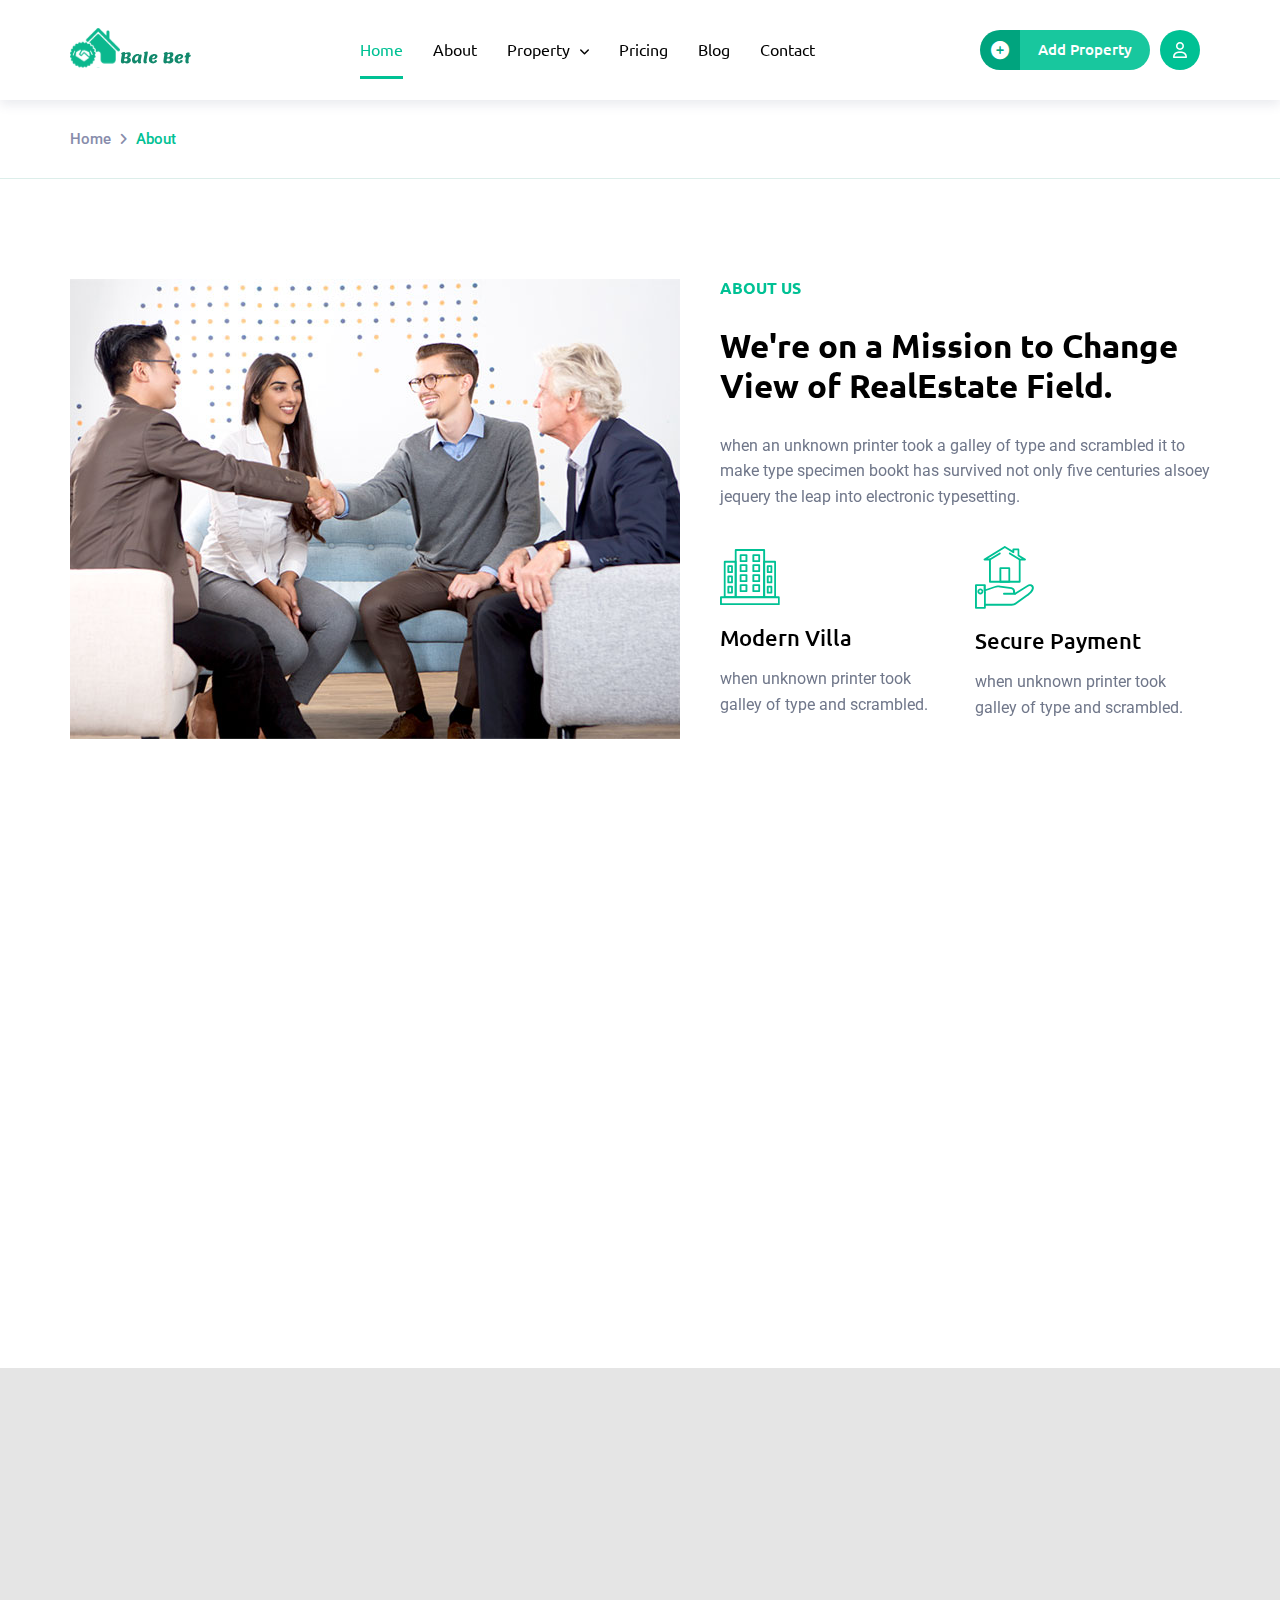
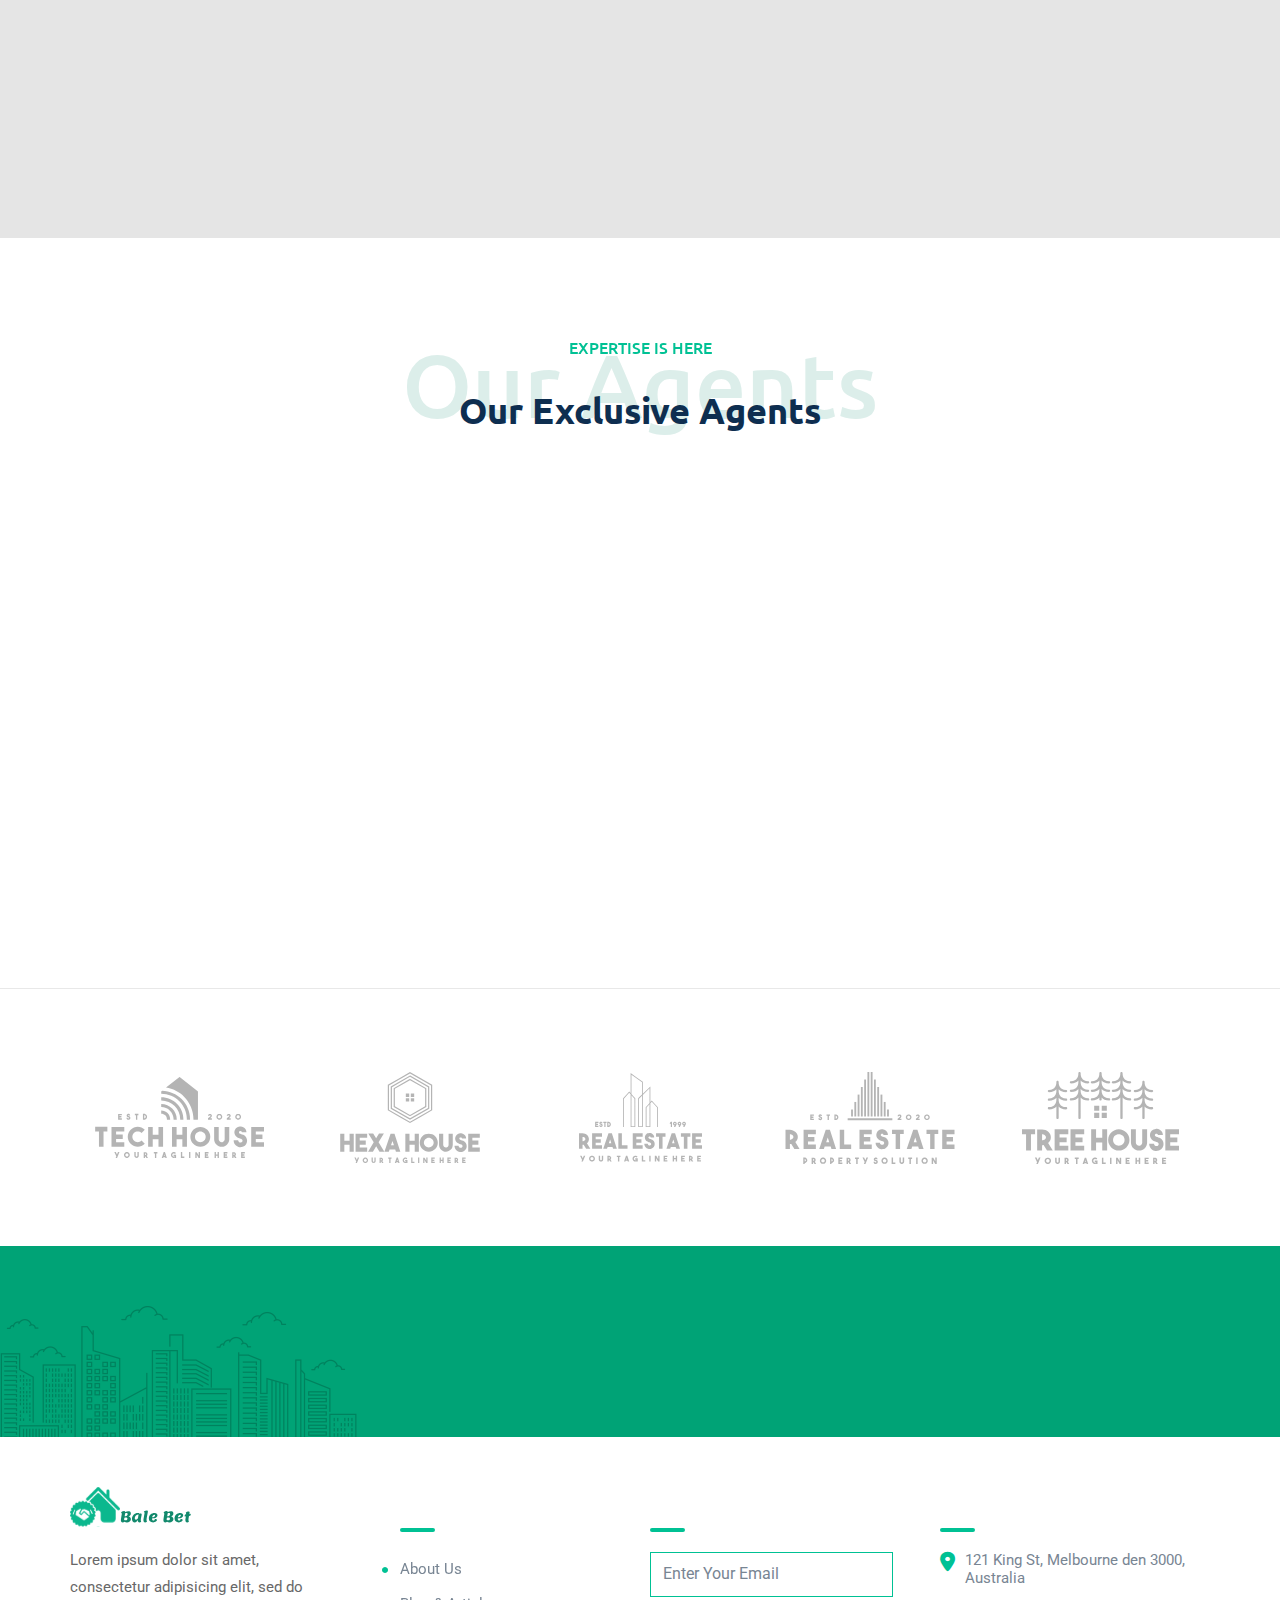
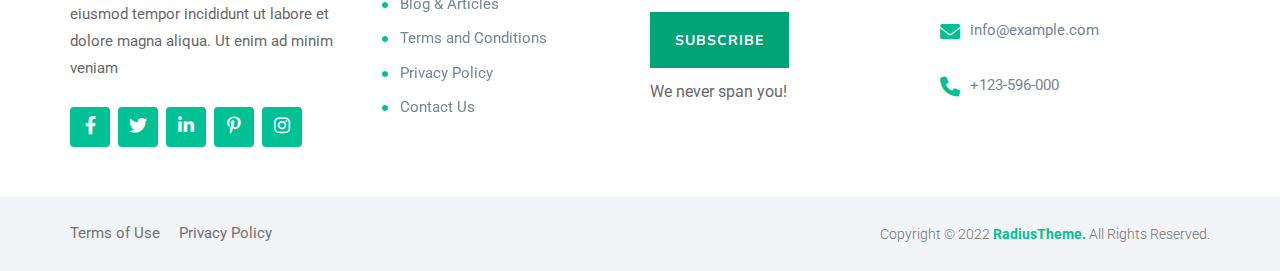
<file: html/about.html>
<!DOCTYPE html>
<html lang="en">

<head>
    <meta charset="UTF-8" />
    <meta http-equiv="X-UA-Compatible" content="IE=edge" />
    <meta name="viewport" content="width=device-width, initial-scale=1.0" />
    <title>About</title>
    <link rel="shortcut icon" href="../images/home_hand_3-1.svg" />
    <!-- Render All Elements Normally -->
    <link rel="stylesheet" href="../css/normalize.css" />
    <!-- Font Awesome Library -->
    <link rel="stylesheet" href="../css/all.min.css" />
    <!-- Main Templete File -->
    <link rel="stylesheet" href="../css/homlisti.css" />
    <!-- About Templete File -->
    <link rel="stylesheet" href="../css/about.css" />
    <!-- Property Grid Templete File -->
    <link rel="stylesheet" href="../css/property grid.css" />
    <!-- Single Property Templete File -->
    <link rel="stylesheet" href="../css/single-property.css" />
    <!-- Pricing Templete File -->
    <link rel="stylesheet" href="../css/pricing.css">
    <!-- Blog Templete File -->
    <link rel="stylesheet" href="../css/blog.css">
    <!-- Contact Templete File -->
    <link rel="stylesheet" href="../css/contact.css">
    <!-- Animation Library -->
    <link rel="stylesheet" href="https://unpkg.com/aos@next/dist/aos.css" />
    <!-- Google Fonts -->
    <link rel="preconnect" href="https://fonts.googleapis.com">
    <link rel="preconnect" href="https://fonts.gstatic.com" crossorigin>
    <link href="https://fonts.googleapis.com/css2?family=Mulish:wght@300;400;500;600;700;800;900&family=Roboto:wght@300;400;500;700;900&family=Ubuntu:wght@300;400;500;700&display=swap" rel="stylesheet">
</head>

<body>
    <!-- Start Sub-header -->
    <header>
        <div class="sub-header">
            <div class="container">
                <a href="../index.html" class="logo">
                    <img src="../images/logo.svg" alt="" />
                </a>
                <nav>
                    <input type="checkbox" id="bar" />
                    <ul class="links">
                        <li><a class="active" href="../index.html">Home</a></li>
                        <li><a href="about.html">About</a></li>
                        <li>
                            <a href="property grid.html">Property<i class="fa-solid fa-angle-down"></i
                ></a>
                            <!-- Start Megamenu -->
                            <div class="mega-menu">
                                <ul class="sub">
                                    <li><a href="property grid.html">Properties grid</a></li>
                                    <li>
                                        <a href="single-property.html">Single Property grid</a>
                                    </li>
                                </ul>
                            </div>
                            <!-- End Megamenu -->
                        </li>
                        <li><a href="pricing.html">Pricing</a></li>
                        <li><a href="blog.html">Blog</a></li>
                        <li><a href="contact.html">Contact</a></li>
                    </ul>
                </nav>
                <div class="header-btn">
                    <div class="prop-btn">
                        <div class="icon">
                            <i class="fa-solid fa-circle-plus"></i>
                        </div>
                        <div class="text">
                            <a href="#">Add Property</a>
                        </div>
                    </div>
                    <div class="sign-in">
                        <i class="fa-regular fa-user"></i>
                    </div>
                    <label for="bar"><i class="fa-solid fa-bars"></i></label>
                </div>
            </div>
        </div>
    </header>
    <!-- End Sub-header -->

    <!-- Start Breadcrumb -->
    <div class="breadcrumb">
        <div class="container">
            <a href="../index.html">Home</a>
            <i class="fa-solid fa-angle-right"></i>
            <span>About</span>
        </div>
    </div>
    <!-- End Breadcrumb -->

    <!-- Start About -->
    <div class="about-us-section">
        <div class="container">
            <div class="first-widget">
                <div class="image" data-aos="fade-right" data-aos-delay="50" data-aos-duration="1500">
                    <img src="../images/about-meet.jpg" alt="" />
                </div>
                <div class="content" data-aos="fade-up" data-aos-delay="50" data-aos-duration="1500">
                    <div class="heading">
                        <span>about us</span>
                        <h2>We're on a Mission to Change View of RealEstate Field.</h2>
                        <p>
                            when an unknown printer took a galley of type and scrambled it to make type specimen bookt has survived not only five centuries alsoey jequery the leap into electronic typesetting.
                        </p>
                    </div>
                    <div class="services">
                        <div class="srv one">
                            <img src="../images/Modern-Villa-1.svg" alt="" />
                            <h3>Modern Villa</h3>
                            <p>when unknown printer took galley of type and scrambled.</p>
                        </div>
                        <div class="srv two">
                            <img src="../images/home_hand_3-1.svg" alt="" />
                            <h3>Secure Payment</h3>
                            <p>when unknown printer took galley of type and scrambled.</p>
                        </div>
                    </div>
                </div>
            </div>
            <div class="second-widget">
                <div class="content" data-aos="fade-up" data-aos-delay="50" data-aos-duration="1500">
                    <div class="heading">
                        <span>company power</span>
                        <h2>The Core Company Values Of Our main Goal</h2>
                        <p>
                            when an unknown printer took a galley of type and scrambled it to make type specimen bookt has survived.
                        </p>
                    </div>
                    <div class="progress">
                        <div class="prog-widget">
                            <h4>Modern Technology</h4>
                            <div class="prog-bar one">
                                <span class="tech"></span>
                            </div>
                        </div>
                        <div class="prog-widget">
                            <h4>Tax Solution Area</h4>
                            <div class="prog-bar two">
                                <span class="tech"></span>
                            </div>
                        </div>
                    </div>
                </div>
                <div class="image" data-aos="fade-right" data-aos-delay="50" data-aos-duration="1500">
                    <img src="../images/about-meet-2.jpg" alt="" />
                    <div class="video-spin">
                        <a href="https://www.youtube.com/watch?v=XHOmBV4js_E" class="popup" target="blank">
                            <i class="fa-solid fa-play"></i>
                            <span class="play"></span>
                        </a>
                    </div>
                </div>
            </div>
        </div>
    </div>
    <!-- End About -->

    <!-- Start Video -->
    <div class="video">
        <div class="overlay"></div>
        <div class="container" data-aos="fade-up" data-aos-delay="50" data-aos-duration="1500">
            <div class="tour-card">
                <span class="pin">let's take a tour</span>
                <h2>
                    Search Property Smarter,<br /> Quicker & Anywhere
                </h2>
                <div class="video-inner">
                    <div class="icon-right">
                        <a href="https://www.youtube.com/watch?v=XHOmBV4js_E" class="popup" target="blank">
                            <i class="fa-solid fa-play"></i>
                            <span class="play"></span>
                        </a>
                    </div>
                    <div class="icon-left">
                        <a href="https://www.youtube.com/watch?v=XHOmBV4js_E" class="link" target="blank">Play Video</a
              >
            </div>
          </div>
        </div>
        <div class="text">
          <h3>Property For All</h3>
        </div>
      </div>
    </div>
    <!-- End Video -->

    <!-- Start Agent -->
    <div class="agent">
      <div class="main-heading">
        <span>expertise is here</span>
        <h3>Our Agents</h3>
        <h2>Our Exclusive Agents</h2>
      </div>
      <div class="container" data-aos="fade-up" data-aos-delay="50" data-aos-duration="1500">
        <div class="card">
          <div class="image">
            <img src="../images/agent-1.png" alt="" />
            <span>08 Listing</span>
          </div>
          <div class="text">
            <h3>Andren Willium</h3>
            <a href="#">Sunshine</a>
                        <div class="call">
                            <i class="fa-solid fa-phone"></i>
                            <span>Call: +121 179 4865</span>
                        </div>
                    </div>
                </div>
                <div class="card">
                    <div class="image">
                        <img src="../images/agent-2.png" alt="" />
                        <span>06 Listing</span>
                    </div>
                    <div class="text">
                        <h3>Polly Matzinger</h3>
                        <a href="#">Sweet Home</a>
                        <div class="call">
                            <i class="fa-solid fa-phone"></i>
                            <span>Call: +121 179 4865</span>
                        </div>
                    </div>
                </div>
                <div class="card">
                    <div class="image">
                        <img src="../images/agent-3.png" alt="" />
                        <span>11 Listing</span>
                    </div>
                    <div class="text">
                        <h3>Patty Watson</h3>
                        <a href="#">Eco Builders</a>
                        <div class="call">
                            <i class="fa-solid fa-phone"></i>
                            <span>Call: +121 179 4865</span>
                        </div>
                    </div>
                </div>
                <div class="card">
                    <div class="image">
                        <img src="../images/agent-4.png" alt="" />
                        <span>08 Listing</span>
                    </div>
                    <div class="text">
                        <h3>Sarah Boysen</h3>
                        <a href="#">Mark Street</a>
                        <div class="call">
                            <i class="fa-solid fa-phone"></i>
                            <span>Call: +121 179 4865</span>
                        </div>
                    </div>
                </div>
            </div>
        </div>
        <!-- End Agents -->

        <!-- Start Clients -->
        <div class="clients">
            <div class="container">
                <img src="../images/client-logo-1.svg" alt="" />
                <img src="../images/client-logo-3.svg" alt="" />
                <img src="../images/client-logo-4.svg" alt="" />
                <img src="../images/client-logo-5.svg" alt="" />
                <img src="../images/client-logo-6.svg" alt="" />
            </div>
        </div>
        <!-- End Clients -->

        <!-- Start Subscribe -->
        <div class="subscribe">
            <div class="container" data-aos="fade-up" data-aos-delay="50" data-aos-duration="1500">
                <div class="content">
                    <h2>Sign up for newsletter</h2>
                    <h4>Get latest news and update</h4>
                </div>
                <form action="#">
                    <input type="email" placeholder="Enter Your Email" />
                    <input type="submit" value="subscribe" />
                </form>
            </div>
        </div>
        <!-- End Subscribe -->

        <!-- Start Light Footer -->
        <div class="light-footer">
            <div class="container">
                <div class="col">
                    <img src="../images/logo.svg" alt="" />
                    <p>
                        Lorem ipsum dolor sit amet, consectetur adipisicing elit, sed do eiusmod tempor incididunt ut labore et dolore magna aliqua. Ut enim ad minim veniam
                    </p>
                    <ul class="social-icons">
                        <li>
                            <a href="#"><i class="fa-brands fa-facebook-f"></i></a>
                        </li>
                        <li>
                            <a href="#"><i class="fa-brands fa-twitter"></i></a>
                        </li>
                        <li>
                            <a href="#"><i class="fa-brands fa-linkedin-in"></i></a>
                        </li>
                        <li>
                            <a href="#"><i class="fa-brands fa-pinterest-p"></i></a>
                        </li>
                        <li>
                            <a href="#"><i class="fa-brands fa-instagram"></i></a>
                        </li>
                    </ul>
                </div>
                <div class="col">
                    <h3>Quick Links</h3>
                    <ul class="links">
                        <li><a href="#">About Us</a></li>
                        <li><a href="#">Blog & Articles</a></li>
                        <li><a href="#">Terms and Conditions</a></li>
                        <li><a href="#">Privacy Policy</a></li>
                        <li><a href="#">Contact Us</a></li>
                    </ul>
                </div>
                <div class="col">
                    <h3>Newsletter</h3>
                    <input type="email" placeholder="Enter Your Email" />
                    <input type="submit" value="subscribe" />
                    <span class="title">We never span you!</span>
                </div>
                <div class="col">
                    <h3>Contact</h3>
                    <div class="details">
                        <i class="fa-solid fa-location-dot"></i>
                        <span>121 King St, Melbourne den 3000, Australia</span>
                    </div>
                    <div class="details">
                        <i class="fa-solid fa-envelope"></i> <span>info@example.com</span>
                    </div>
                    <div class="details">
                        <i class="fa-solid fa-phone"></i><span>+123-596-000</span>
                    </div>
                </div>
            </div>
        </div>
        <!-- End Light Footer -->

        <!-- Start Second Light Footer -->
        <div class="second-light-footer">
            <div class="container">
                <div class="policy">
                    <a href="#">Terms of Use</a>
                    <a href="#">Privacy Policy</a>
                </div>
                <p class="copyright">
                    Copyright © 2022 <span>RadiusTheme.</span> All Rights Reserved.
                </p>
            </div>
        </div>
        <!-- End Second Light Footer -->
        <script src="https://unpkg.com/aos@next/dist/aos.js"></script>
        <script>
            AOS.init();
        </script>
</body>

</html>
</file>
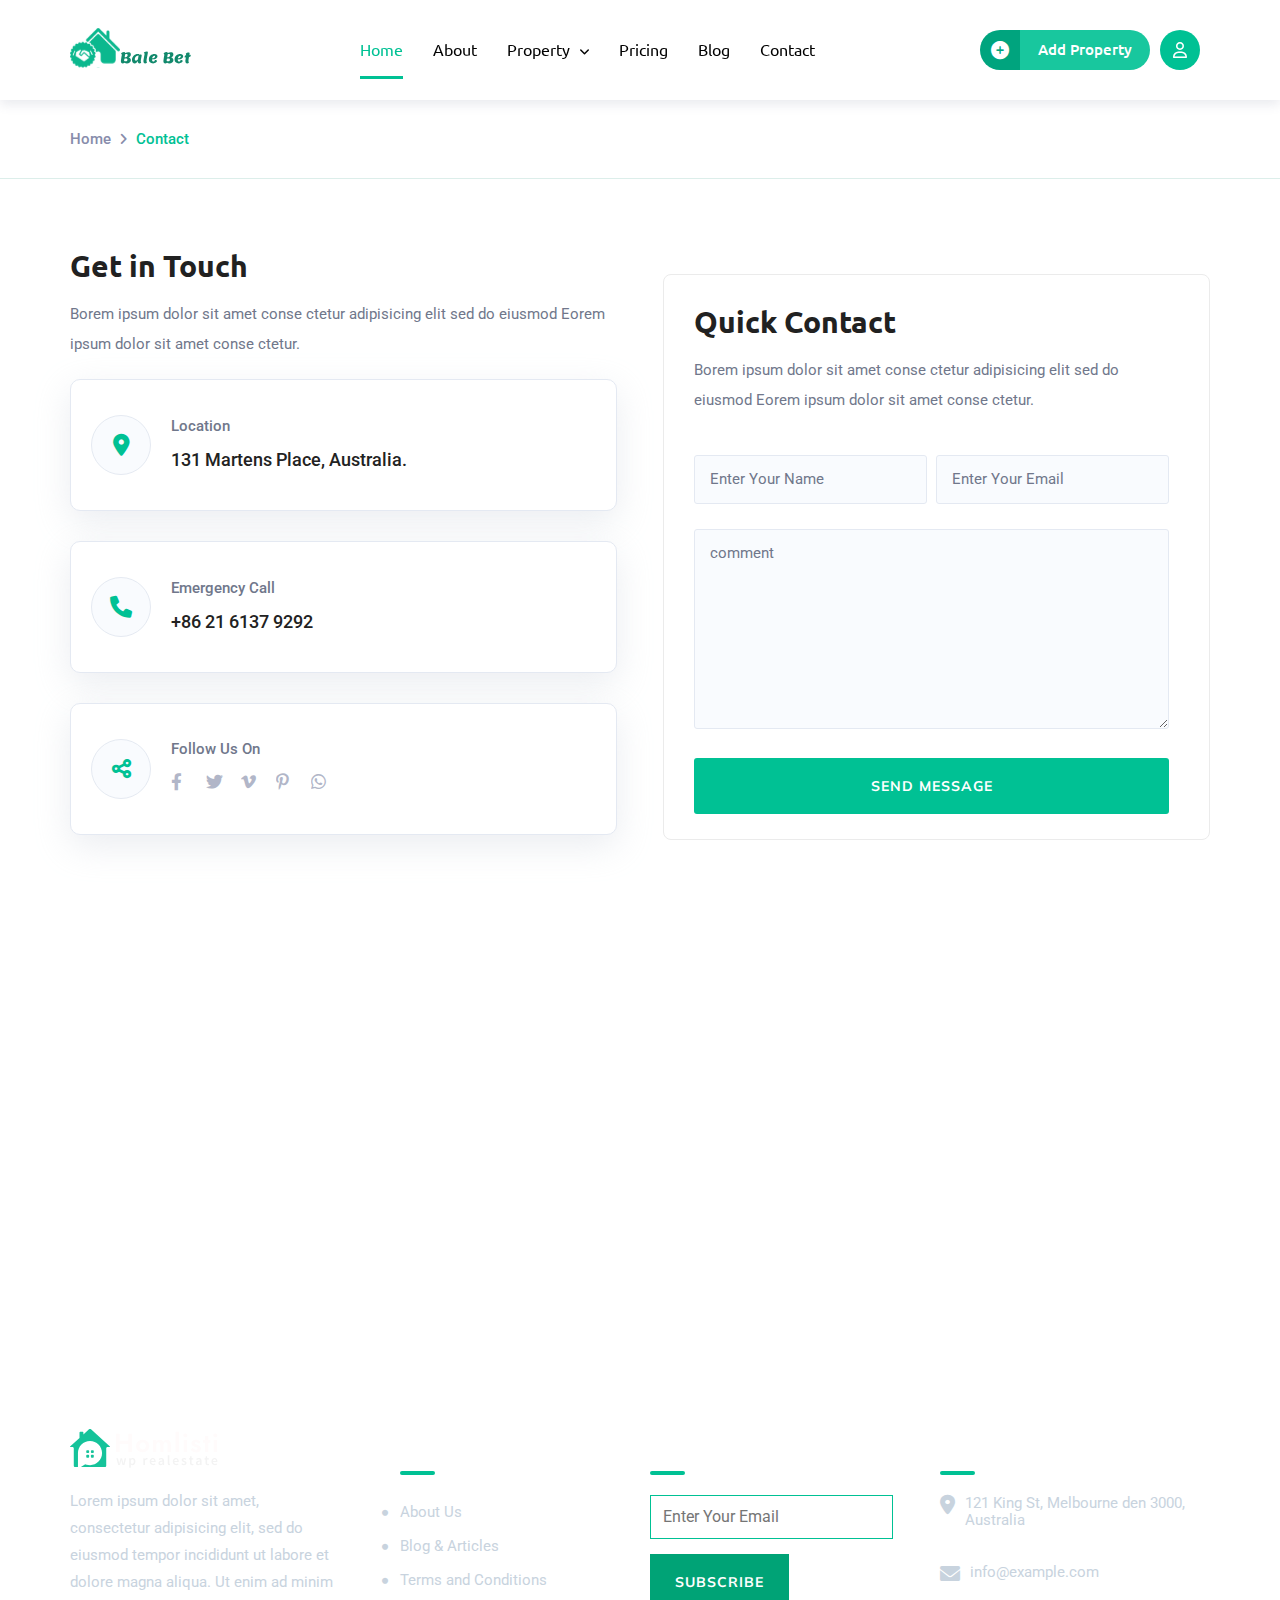
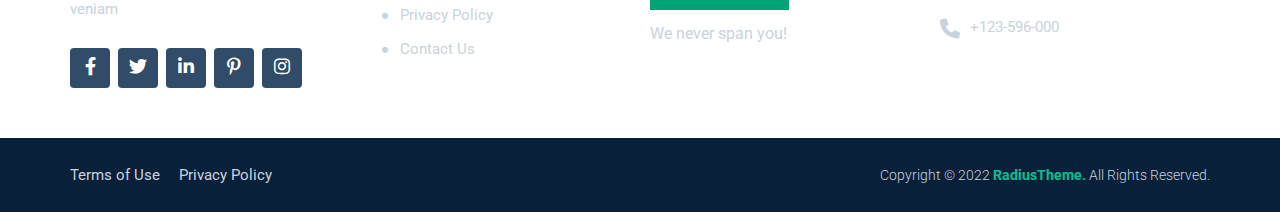
<file: html/contact.html>
<!DOCTYPE html>
<html lang="en">

<head>
    <meta charset="UTF-8" />
    <meta http-equiv="X-UA-Compatible" content="IE=edge" />
    <meta name="viewport" content="width=device-width, initial-scale=1.0" />
    <title>Contact</title>
    <link rel="shortcut icon" href="../images/home_hand_3-1.svg" />
    <!-- Render All Elements Normally -->
    <link rel="stylesheet" href="../css/normalize.css" />
    <!-- Font Awesome Library -->
    <link rel="stylesheet" href="../css/all.min.css" />
    <!-- Main Templete File -->
    <link rel="stylesheet" href="../css/homlisti.css" />
    <!-- About Templete File -->
    <link rel="stylesheet" href="../css/about.css" />
    <!-- Property Grid Templete File -->
    <link rel="stylesheet" href="../css/property grid.css" />
    <!-- Single Property Templete File -->
    <link rel="stylesheet" href="../css/single-property.css" />
    <!-- Pricing Templete File -->
    <link rel="stylesheet" href="../css/pricing.css">
    <!-- Blog Templete File -->
    <link rel="stylesheet" href="../css/blog.css">
    <!-- Contact Templete File -->
    <link rel="stylesheet" href="../css/contact.css">
    <!-- Animation Library -->
    <link rel="stylesheet" href="https://unpkg.com/aos@next/dist/aos.css" />
    <!-- Google Fonts -->
    <link rel="preconnect" href="https://fonts.googleapis.com">
    <link rel="preconnect" href="https://fonts.gstatic.com" crossorigin>
    <link href="https://fonts.googleapis.com/css2?family=Mulish:wght@300;400;500;600;700;800;900&family=Roboto:wght@300;400;500;700;900&family=Ubuntu:wght@300;400;500;700&display=swap" rel="stylesheet">
</head>

<body>
    <!-- Start Sub-header -->
    <header>
        <div class="sub-header">
            <div class="container">
                <a href="../index.html" class="logo">
                    <img src="../images/logo.svg" alt="" />
                </a>
                <nav>
                    <input type="checkbox" id="bar" />
                    <ul class="links">
                        <li><a class="active" href="../index.html">Home</a></li>
                        <li><a href="about.html">About</a></li>
                        <li>
                            <a href="property grid.html">Property<i class="fa-solid fa-angle-down"></i
                  ></a>
                            <!-- Start Megamenu -->
                            <div class="mega-menu">
                                <ul class="sub">
                                    <li><a href="property grid.html">Properties grid</a></li>
                                    <li>
                                        <a href="single-property.html">Single Property grid</a>
                                    </li>
                                </ul>
                            </div>
                            <!-- End Megamenu -->
                        </li>
                        <li><a href="pricing.html">Pricing</a></li>
                        <li><a href="blog.html">Blog</a></li>
                        <li><a href="contact.html">Contact</a></li>
                    </ul>
                </nav>
                <div class="header-btn">
                    <div class="prop-btn">
                        <div class="icon">
                            <i class="fa-solid fa-circle-plus"></i>
                        </div>
                        <div class="text">
                            <a href="#">Add Property</a>
                        </div>
                    </div>
                    <div class="sign-in">
                        <i class="fa-regular fa-user"></i>
                    </div>
                    <label for="bar"><i class="fa-solid fa-bars"></i></label>
                </div>
            </div>
        </div>
    </header>
    <!-- End Sub-header -->

    <!-- Start Breadcrumb -->
    <div class="breadcrumb">
        <div class="container">
            <a href="index.html">Home</a>
            <i class="fa-solid fa-angle-right"></i>
            <span>Contact</span>
        </div>
    </div>
    <!-- End Breadcrumb -->

    <!-- Start Contact -->
    <div class="contact">
        <div class="container">
            <div class="left-data">
                <div class="heading">
                    <h3>Get in Touch</h3>
                    <p>Borem ipsum dolor sit amet conse ctetur adipisicing elit sed do eiusmod Eorem ipsum dolor sit amet conse ctetur.</p>
                </div>
                <div class="box">
                    <i class="fa-solid fa-location-dot icon"></i>
                    <div class="srv">
                        <span>Location</span>
                        <h4>131 Martens Place, Australia.</h4>
                    </div>
                </div>
                <div class="box">
                    <i class="fa-solid fa-phone icon"></i>
                    <div class="srv">
                        <span>Emergency Call</span>
                        <h4>+86 21 6137 9292</h4>
                    </div>
                </div>
                <div class="box">
                    <i class="fa-solid fa-share-nodes icon"></i>
                    <div class="srv">
                        <span>Follow Us On</span>
                        <ul class="social-icons">
                            <li><a href="#"><i class="fa-brands fa-facebook-f"></i></a></li>
                            <li><a href="#"><i class="fa-brands fa-twitter"></i></a></li>
                            <li><a href="#"><i class="fa-brands fa-vimeo-v"></i></a></li>
                            <li><a href="#"><i class="fa-brands fa-pinterest-p"></i></a></li>
                            <li><a href="#"><i class="fa-brands fa-whatsapp"></i></a></li>
                        </ul>
                    </div>
                </div>
            </div>
            <div class="right-data">
                <div class="heading">
                    <h3>Quick Contact</h3>
                    <p>Borem ipsum dolor sit amet conse ctetur adipisicing elit sed do eiusmod Eorem ipsum dolor sit amet conse ctetur.</p>
                </div>
                <form action="#">
                    <input class="main-input" type="text" placeholder="Enter Your Name">
                    <input class="main-input" type="email" placeholder="Enter Your Email">
                    <textarea class="main-input" name="comment" placeholder="comment"></textarea>
                    <input type="submit" value="send message">
                </form>
            </div>
        </div>
    </div>
    <!-- End Contact -->

    <!-- Start Map -->
    <div class="map">
        <div class="container">
            <iframe src="https://www.google.com/maps/embed?pb=!1m18!1m12!1m3!1d6397697.887169436!2d-95.36935665532873!3d38.467425750194806!2m3!1f0!2f0!3f0!3m2!1i1024!2i768!4f13.1!3m3!1m2!1s0x54eab584e432360b%3A0x1c3bb99243deb742!2z2KfZhNmI2YTYp9mK2KfYqiDYp9mE2YXYqtit2K_YqQ!5e0!3m2!1sar!2seg!4v1652616818733!5m2!1sar!2seg"
                width="600" height="450" style="border:0;" allowfullscreen="" loading="lazy" referrerpolicy="no-referrer-when-downgrade"></iframe>
        </div>
    </div>
    <!-- End Map -->

    <!-- Start Footer -->
    <div class="footer">
        <div class="container">
            <div class="col">
                <img src="../images/logo_light.svg" alt="" />
                <p>
                    Lorem ipsum dolor sit amet, consectetur adipisicing elit, sed do eiusmod tempor incididunt ut labore et dolore magna aliqua. Ut enim ad minim veniam
                </p>
                <ul class="social-icons">
                    <li>
                        <a href="#"><i class="fa-brands fa-facebook-f"></i></a>
                    </li>
                    <li>
                        <a href="#"><i class="fa-brands fa-twitter"></i></a>
                    </li>
                    <li>
                        <a href="#"><i class="fa-brands fa-linkedin-in"></i></a>
                    </li>
                    <li>
                        <a href="#"><i class="fa-brands fa-pinterest-p"></i></a>
                    </li>
                    <li>
                        <a href="#"><i class="fa-brands fa-instagram"></i></a>
                    </li>
                </ul>
            </div>
            <div class="col">
                <h3>Quick Links</h3>
                <ul class="links">
                    <li><a href="#">About Us</a></li>
                    <li><a href="#">Blog & Articles</a></li>
                    <li><a href="#">Terms and Conditions</a></li>
                    <li><a href="#">Privacy Policy</a></li>
                    <li><a href="#">Contact Us</a></li>
                </ul>
            </div>
            <div class="col">
                <h3>Newsletter</h3>
                <input type="email" placeholder="Enter Your Email" />
                <input type="submit" value="subscribe" />
                <span class="title">We never span you!</span>
            </div>
            <div class="col">
                <h3>Contact</h3>
                <div class="details">
                    <i class="fa-solid fa-location-dot"></i>
                    <span>121 King St, Melbourne den 3000, Australia</span>
                </div>
                <div class="details">
                    <i class="fa-solid fa-envelope"></i> <span>info@example.com</span>
                </div>
                <div class="details">
                    <i class="fa-solid fa-phone"></i><span>+123-596-000</span>
                </div>
            </div>
        </div>
    </div>
    <!-- End Footer -->

    <!-- Start Second Footer -->
    <div class="second-footer">
        <div class="container">
            <div class="policy">
                <a href="#">Terms of Use</a>
                <a href="#">Privacy Policy</a>
            </div>
            <p class="copyright">
                Copyright © 2022 <span>RadiusTheme.</span> All Rights Reserved.
            </p>
        </div>
    </div>
    <!-- End Second Footer -->
    <script src="https://unpkg.com/aos@next/dist/aos.js"></script>
    <script>
        AOS.init();
    </script>
</body>

</html>
</file>
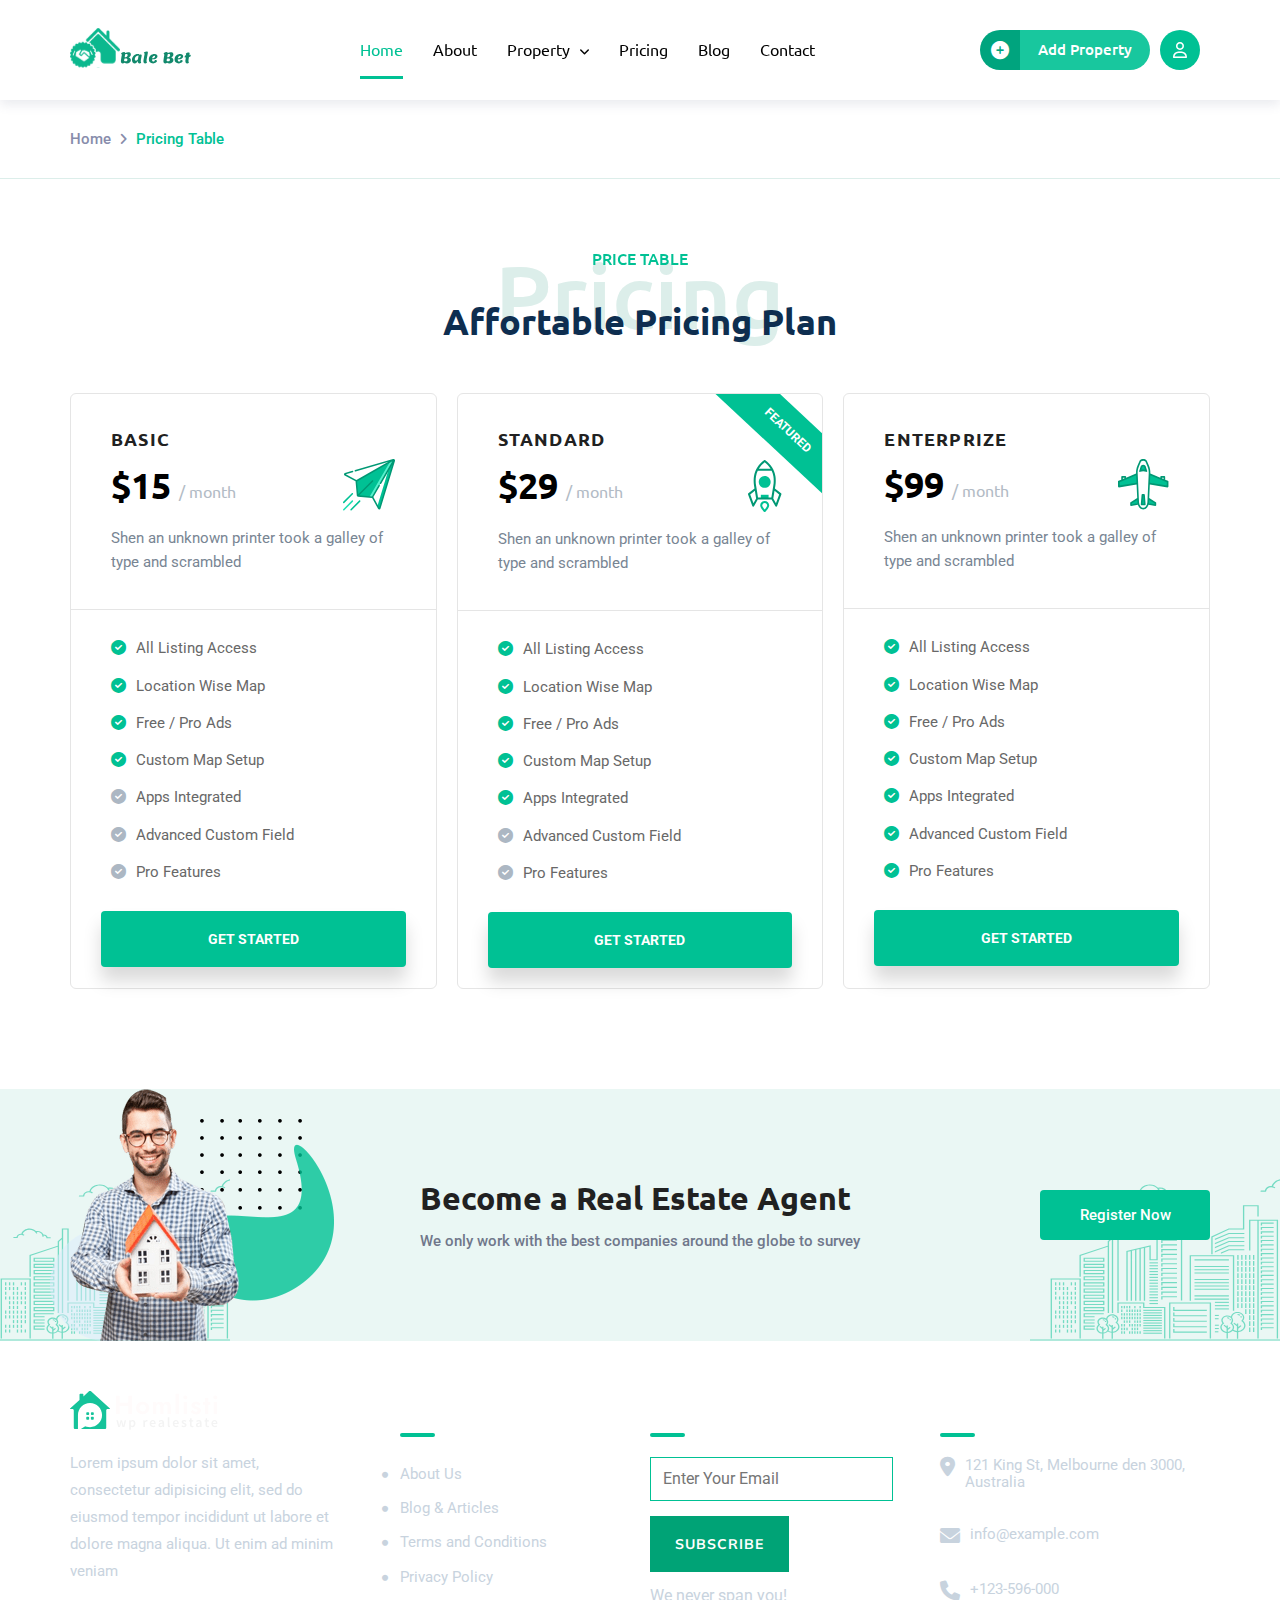
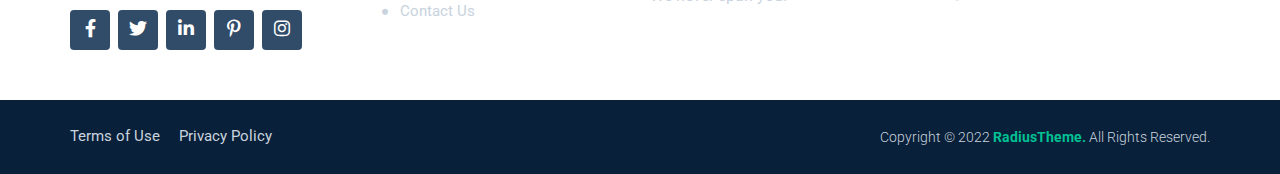
<file: html/pricing.html>
<!DOCTYPE html>
<html lang="en">

<head>
    <meta charset="UTF-8">
    <meta http-equiv="X-UA-Compatible" content="IE=edge">
    <meta name="viewport" content="width=device-width, initial-scale=1.0">
    <title>Pricing</title>
    <link rel="shortcut icon" href="../images/home_hand_3-1.svg" />
    <!-- Render All Elements Normally -->
    <link rel="stylesheet" href="../css/normalize.css">
    <!-- Font Awesome Library -->
    <link rel="stylesheet" href="../css/all.min.css">
    <!-- Main Templete File -->
    <link rel="stylesheet" href="../css/homlisti.css">
    <!-- About Templete File -->
    <link rel="stylesheet" href="../css/about.css">
    <!-- Property Grid Templete File -->
    <link rel="stylesheet" href="../css/property grid.css">
    <!-- Single Property Templete File -->
    <link rel="stylesheet" href="../css/single-property.css">
    <!-- Pricing Templete File -->
    <link rel="stylesheet" href="../css/pricing.css">
    <!-- Blog Templete File -->
    <link rel="stylesheet" href="../css/blog.css">
    <!-- Contact Templete File -->
    <link rel="stylesheet" href="../css/contact.css">
    <!-- Animation Library -->
    <link rel="stylesheet" href="https://unpkg.com/aos@next/dist/aos.css" />
    <!-- Google Fonts -->
    <link rel="preconnect" href="https://fonts.googleapis.com">
    <link rel="preconnect" href="https://fonts.gstatic.com" crossorigin>
    <link href="https://fonts.googleapis.com/css2?family=Mulish:wght@300;400;500;600;700;800;900&family=Roboto:wght@300;400;500;700;900&family=Ubuntu:wght@300;400;500;700&display=swap" rel="stylesheet">
</head>

<body>
    <!-- Start Sub-header -->
    <header>
        <div class="sub-header">
            <div class="container">
                <a href="../index.html" class="logo">
                    <img src="../images/logo.svg" alt="" />
                </a>
                <nav>
                    <input type="checkbox" id="bar" />
                    <ul class="links">
                        <li><a class="active" href="../index.html">Home</a></li>
                        <li><a href="about.html">About</a></li>
                        <li>
                            <a href="property grid.html">Property<i class="fa-solid fa-angle-down"></i
              ></a>
                            <!-- Start Megamenu -->
                            <div class="mega-menu">
                                <ul class="sub">
                                    <li><a href="property grid.html">Properties grid</a></li>
                                    <li>
                                        <a href="single-property.html">Single Property grid</a>
                                    </li>
                                </ul>
                            </div>
                            <!-- End Megamenu -->
                        </li>
                        <li><a href="pricing.html">Pricing</a></li>
                        <li><a href="blog.html">Blog</a></li>
                        <li><a href="contact.html">Contact</a></li>
                    </ul>
                </nav>
                <div class="header-btn">
                    <div class="prop-btn">
                        <div class="icon">
                            <i class="fa-solid fa-circle-plus"></i>
                        </div>
                        <div class="text">
                            <a href="#">Add Property</a>
                        </div>
                    </div>
                    <div class="sign-in">
                        <i class="fa-regular fa-user"></i>
                    </div>
                    <label for="bar"><i class="fa-solid fa-bars"></i></label>
                </div>
            </div>
        </div>
    </header>
    <!-- End Sub-header -->

    <!-- Start Breadcrumb -->
    <div class="breadcrumb">
        <div class="container">
            <a href="index.html">Home</a>
            <i class="fa-solid fa-angle-right"></i>
            <span>Pricing Table</span>
        </div>
    </div>
    <!-- End Breadcrumb -->

    <!-- Start Pricing -->
    <div class="pricing">
        <div class="main-heading">
            <span>price table</span>
            <h3>Pricing</h3>
            <h2>Affortable Pricing Plan</h2>
        </div>
        <div class="container">
            <div class="plans">
                <div class="head">
                    <h3>basic</h3>
                    <div class="price">
                        <span>$15</span>
                        <img src="../images/paper-plane.svg" alt="">
                    </div>
                    <p>Shen an unknown printer took a galley of type and scrambled</p>
                </div>
                <ul class="features">
                    <li><i class="fa-solid fa-circle-check"></i>All Listing Access</li>
                    <li><i class="fa-solid fa-circle-check"></i>Location Wise Map</li>
                    <li><i class="fa-solid fa-circle-check"></i>Free / Pro Ads</li>
                    <li><i class="fa-solid fa-circle-check"></i>Custom Map Setup</li>
                    <li><i class="fa-solid fa-circle-check dark"></i>Apps Integrated</li>
                    <li><i class="fa-solid fa-circle-check dark"></i>Advanced Custom Field</li>
                    <li><i class="fa-solid fa-circle-check dark"></i>Pro Features</li>
                    <a href="#">Get Started</a>
                </ul>
            </div>
            <div class="plans popular">
                <div class="head">
                    <span>featured</span>
                    <h3>standard</h3>
                    <div class="price">
                        <span>$29</span>
                        <img src="../images/rocket.svg" alt="">
                    </div>
                    <p>Shen an unknown printer took a galley of type and scrambled</p>
                </div>
                <ul class="features">
                    <li><i class="fa-solid fa-circle-check"></i>All Listing Access</li>
                    <li><i class="fa-solid fa-circle-check"></i>Location Wise Map</li>
                    <li><i class="fa-solid fa-circle-check"></i>Free / Pro Ads</li>
                    <li><i class="fa-solid fa-circle-check"></i>Custom Map Setup</li>
                    <li><i class="fa-solid fa-circle-check"></i>Apps Integrated</li>
                    <li><i class="fa-solid fa-circle-check dark"></i>Advanced Custom Field</li>
                    <li><i class="fa-solid fa-circle-check dark"></i>Pro Features</li>
                    <a href="#">Get Started</a>
                </ul>
            </div>
            <div class="plans">
                <div class="head">
                    <h3>enterprize</h3>
                    <div class="price">
                        <span>$99</span>
                        <img src="../images/plane.svg" alt="">
                    </div>
                    <p>Shen an unknown printer took a galley of type and scrambled</p>
                </div>
                <ul class="features">
                    <li><i class="fa-solid fa-circle-check"></i>All Listing Access</li>
                    <li><i class="fa-solid fa-circle-check"></i>Location Wise Map</li>
                    <li><i class="fa-solid fa-circle-check"></i>Free / Pro Ads</li>
                    <li><i class="fa-solid fa-circle-check"></i>Custom Map Setup</li>
                    <li><i class="fa-solid fa-circle-check"></i>Apps Integrated</li>
                    <li><i class="fa-solid fa-circle-check "></i>Advanced Custom Field</li>
                    <li><i class="fa-solid fa-circle-check "></i>Pro Features</li>
                    <a href="#">Get Started</a>
                </ul>
            </div>
        </div>
    </div>
    <!-- End Pricing -->

    <!-- Start Register -->
    <div class="register">
        <img class="sh1" src="../images/video-bg-2.svg" alt="" />
        <img class="sh2" src="../images/video-bg-2.svg" alt="" />
        <img class="sh3" src="../images/cta-parallax-1.png" alt="" />
        <img class="sh4" src="../images/cta-parallax-2.png" alt="" />
        <img class="sh5" src="../images/cta-parallax-3.png" alt="" />
        <div class="container">
            <img class="man" src="../images/cta-man.png" alt="" />
            <div class="text">
                <h3>Become a Real Estate Agent</h3>
                <span>We only work with the best companies around the globe to
            survey</span
          >
        </div>
        <div class="reg-btn">
          <a href="#">Register Now</a>
        </div>
      </div>
  </div>
  <!-- End Register -->

  <!-- Start Footer -->
  <div class="footer">
      <div class="container">
        <div class="col">
          <img src="../images/logo_light.svg" alt="" />
          <p>
            Lorem ipsum dolor sit amet, consectetur adipisicing elit, sed do
            eiusmod tempor incididunt ut labore et dolore magna aliqua. Ut enim
            ad minim veniam
          </p>
          <ul class="social-icons">
            <li>
              <a href="#"><i class="fa-brands fa-facebook-f"></i></a>
            </li>
            <li>
              <a href="#"><i class="fa-brands fa-twitter"></i></a>
            </li>
            <li>
              <a href="#"><i class="fa-brands fa-linkedin-in"></i></a>
            </li>
            <li>
              <a href="#"><i class="fa-brands fa-pinterest-p"></i></a>
            </li>
            <li>
              <a href="#"><i class="fa-brands fa-instagram"></i></a>
            </li>
          </ul>
        </div>
        <div class="col">
          <h3>Quick Links</h3>
          <ul class="links">
            <li><a href="#">About Us</a></li>
            <li><a href="#">Blog & Articles</a></li>
            <li><a href="#">Terms and Conditions</a></li>
            <li><a href="#">Privacy Policy</a></li>
            <li><a href="#">Contact Us</a></li>
          </ul>
        </div>
        <div class="col">
          <h3>Newsletter</h3>
          <input type="email" placeholder="Enter Your Email" />
          <input type="submit" value="subscribe" />
          <span class="title">We never span you!</span>
            </div>
            <div class="col">
                <h3>Contact</h3>
                <div class="details">
                    <i class="fa-solid fa-location-dot"></i>
                    <span>121 King St, Melbourne den 3000, Australia</span>
                </div>
                <div class="details">
                    <i class="fa-solid fa-envelope"></i> <span>info@example.com</span>
                </div>
                <div class="details">
                    <i class="fa-solid fa-phone"></i><span>+123-596-000</span>
                </div>
            </div>
        </div>
    </div>
    <!-- End Footer -->

    <!-- Start Second Footer -->
    <div class="second-footer">
        <div class="container">
            <div class="policy">
                <a href="#">Terms of Use</a>
                <a href="#">Privacy Policy</a>
            </div>
            <p class="copyright">
                Copyright © 2022 <span>RadiusTheme.</span> All Rights Reserved.
            </p>
        </div>
    </div>
    <!-- End Second Footer -->
    <script src="https://unpkg.com/aos@next/dist/aos.js"></script>
    <script>
        AOS.init();
    </script>
</body>

</html>
</file>
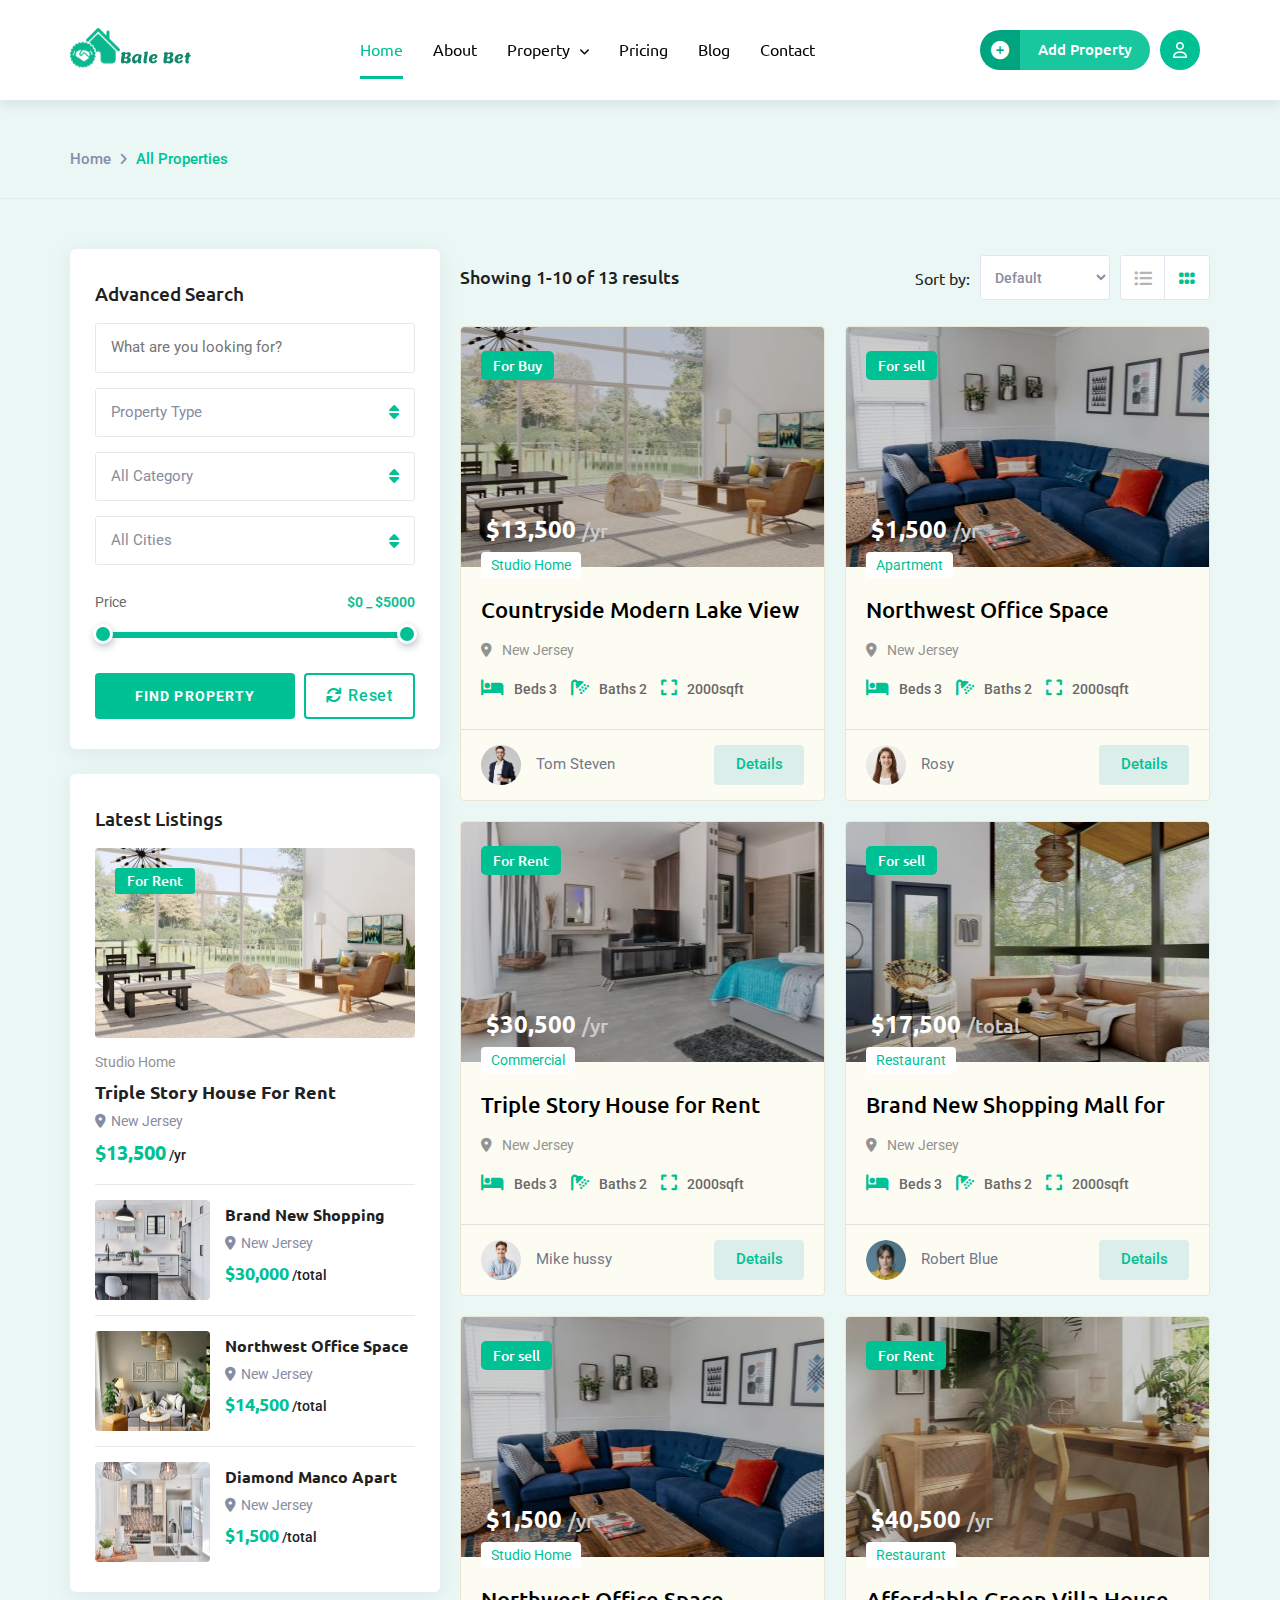
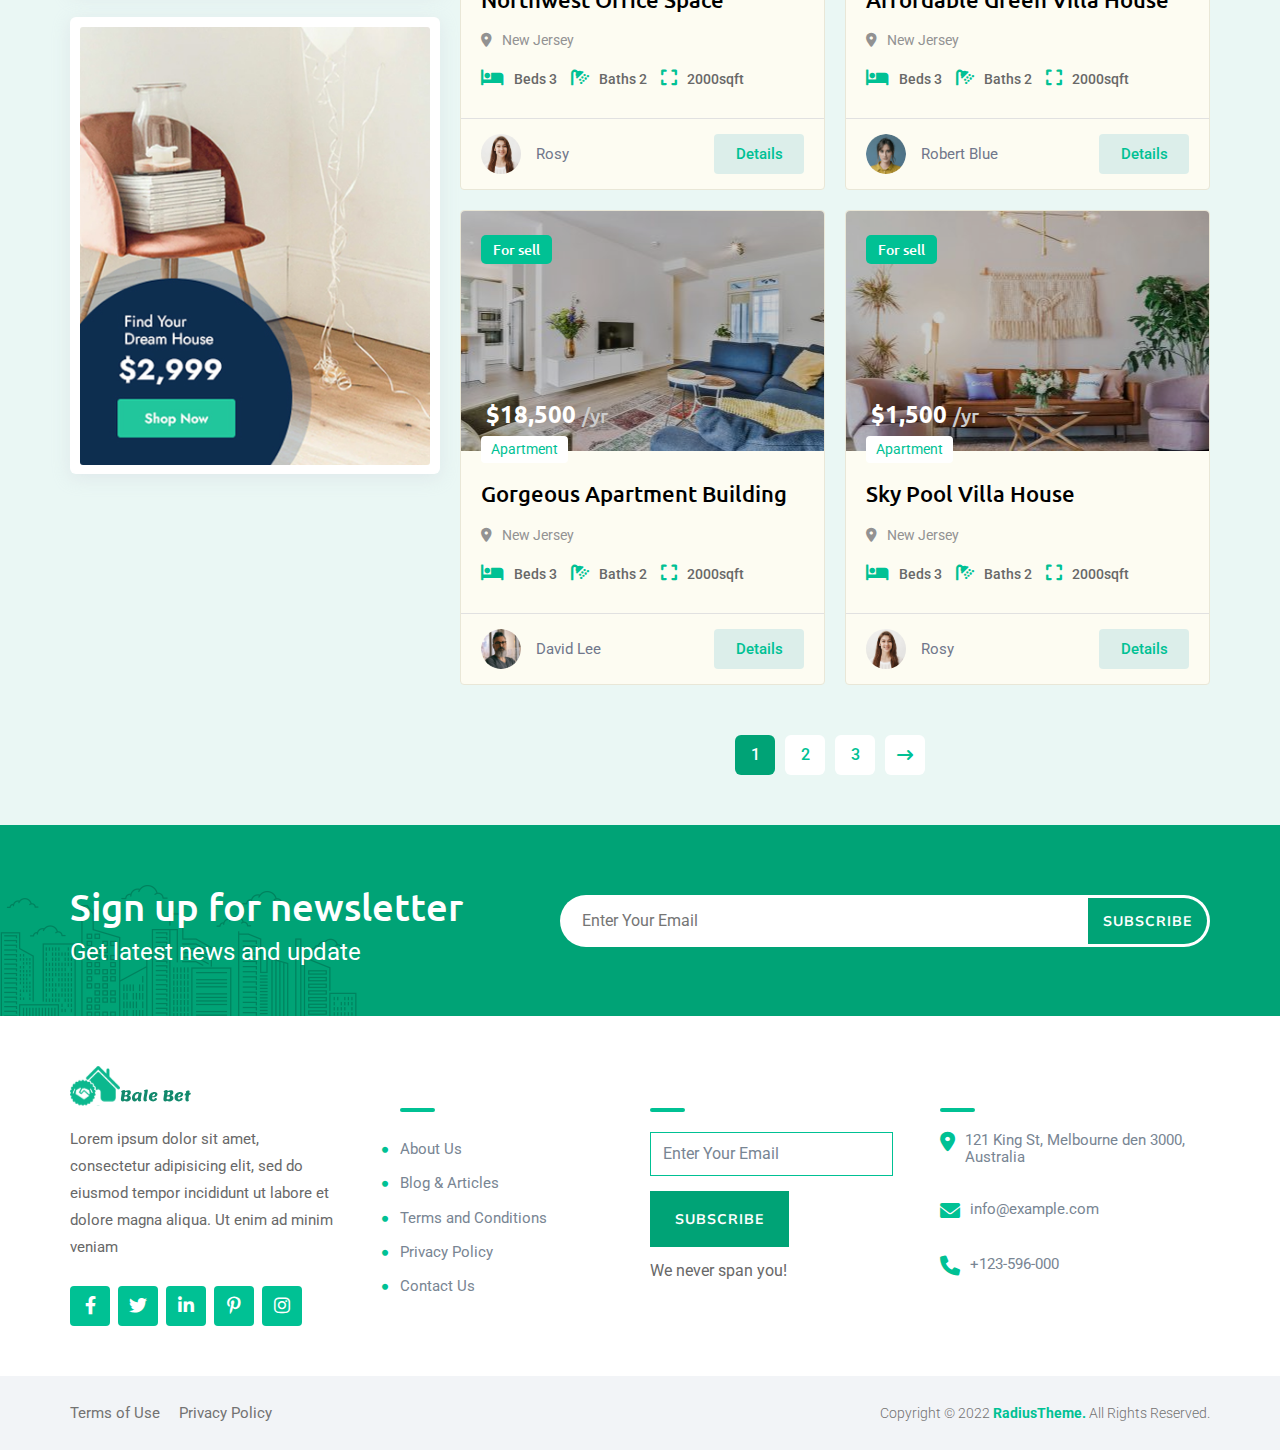
<file: html/property grid.html>
<!DOCTYPE html>
<html lang="en">

<head>
    <meta charset="UTF-8">
    <meta http-equiv="X-UA-Compatible" content="IE=edge">
    <meta name="viewport" content="width=device-width, initial-scale=1.0">
    <title>Property Grid</title>
    <link rel="shortcut icon" href="../images/home_hand_3-1.svg" />
    <!-- Render All Elements Normally -->
    <link rel="stylesheet" href="../css/normalize.css">
    <!-- Font Awesome Library -->
    <link rel="stylesheet" href="../css/all.min.css">
    <!-- Main Templete File -->
    <link rel="stylesheet" href="../css/homlisti.css">
    <!-- About Templete File -->
    <link rel="stylesheet" href="../css/about.css">
    <!-- Property Grid Templete File -->
    <link rel="stylesheet" href="../css/property grid.css">
    <!-- Single Property Templete File -->
    <link rel="stylesheet" href="../css/single-property.css">
    <!-- Pricing Templete File -->
    <link rel="stylesheet" href="../css/pricing.css">
    <!-- Blog Templete File -->
    <link rel="stylesheet" href="../css/blog.css">
    <!-- Contact Templete File -->
    <link rel="stylesheet" href="../css/contact.css">
    <!-- Animation Library -->
    <link rel="stylesheet" href="https://unpkg.com/aos@next/dist/aos.css" />
    <!-- Google Fonts -->
    <link rel="preconnect" href="https://fonts.googleapis.com">
    <link rel="preconnect" href="https://fonts.gstatic.com" crossorigin>
    <link href="https://fonts.googleapis.com/css2?family=Mulish:wght@300;400;500;600;700;800;900&family=Roboto:wght@300;400;500;700;900&family=Ubuntu:wght@300;400;500;700&display=swap" rel="stylesheet">
</head>

<body>
    <!-- Start Sub-header -->
    <header>
        <div class="sub-header">
            <div class="container">
                <a href="../index.html" class="logo">
                    <img src="../images/logo.svg" alt="" />
                </a>
                <nav>
                    <input type="checkbox" id="bar" />
                    <ul class="links">
                        <li><a class="active" href="../index.html">Home</a></li>
                        <li><a href="about.html">About</a></li>
                        <li>
                            <a href="property grid.html">Property<i class="fa-solid fa-angle-down"></i
              ></a>
                            <!-- Start Megamenu -->
                            <div class="mega-menu">
                                <ul class="sub">
                                    <li><a href="property grid.html">Properties grid</a></li>
                                    <li>
                                        <a href="single-property.html">Single Property grid</a>
                                    </li>
                                </ul>
                            </div>
                            <!-- End Megamenu -->
                        </li>
                        <li><a href="pricing.html">Pricing</a></li>
                        <li><a href="blog.html">Blog</a></li>
                        <li><a href="contact.html">Contact</a></li>
                    </ul>
                </nav>
                <div class="header-btn">
                    <div class="prop-btn">
                        <div class="icon">
                            <i class="fa-solid fa-circle-plus"></i>
                        </div>
                        <div class="text">
                            <a href="#">Add Property</a>
                        </div>
                    </div>
                    <div class="sign-in">
                        <i class="fa-regular fa-user"></i>
                    </div>
                    <label for="bar"><i class="fa-solid fa-bars"></i></label>
                </div>
            </div>
        </div>
    </header>
    <!-- End Sub-header -->

    <!-- Start Breadcrumb -->
    <div class="breadcrumb2">
        <div class="container">
            <a href="index.html">Home</a>
            <i class="fa-solid fa-angle-right"></i>
            <span>All Properties</span>
        </div>
    </div>
    <!-- End Breadcrumb -->

    <!-- Start Prop-grid -->
    <div class="prop-grid">
        <div class="container">
            <div class="sidebar">
                <div class="side1">
                    <h3>Advanced Search</h3>
                    <input type="search" placeholder="What are you looking for?">
                    <label for="menu">
            <div class="prop-box">
              <span>Property Type</span>
              <i class="fa-solid fa-sort"></i>
              <input type="checkbox" id="menu">
              <div class="type-menu one">
                <span class="active">Property Type</span>
                <span>Sell</span>
                <span>Buy</span>
                <span>Rent</span>
              </div>
            </div>
          </label>
                    <label for="menu2">
            <div class="prop-box">
              <span>All Category</span>
              <i class="fa-solid fa-sort"></i>
              <input type="checkbox" id="menu2">
              <div class="type-menu two">
                <span class="active">All Category</span>
                <span>Villa</span>
                <span>Apartments</span>
                <span>Commercial</span>
              </div>
            </div>
          </label>
                    <label for="menu3">
            <div class="prop-box">
              <span>All Cities</span>
              <i class="fa-solid fa-sort"></i>
              <input type="checkbox" id="menu3">
              <div class="type-menu three">
                <span class="active">All Cities</span>
                <span>New York</span>
                <span>California</span>
                <span>Florida</span>
              </div>
            </div>
          </label>
                    <div class="range">
                        <div class="text">
                            <p>Price</p>
                            <span class="number">$0 _ $5000</span>
                        </div>
                        <span class="line"></span>
                    </div>
                    <div class="buttons">
                        <a href="#" class="find">Find Property</a>
                        <a href="#" class="reset"><i class="fa-solid fa-arrows-rotate"></i>Reset</a>
                    </div>
                </div>
                <div class="side2">
                    <h3>Latest Listings</h3>
                    <div class="image-item">
                        <div class="image1">
                            <img src="../images/david_lee7-400x240.jpeg" alt="">
                            <span>For Rent</span>
                        </div>
                        <div class="content">
                            <a href="#">Studio Home</a>
                            <h2>Triple Story House For Rent</h2>
                            <span><i class="fa-solid fa-location-dot"></i>New Jersey</span>
                            <div class="price">
                                <span>$13,500</span> /yr
                            </div>
                        </div>
                    </div>
                    <div class="list-item">
                        <div class="image2">
                            <img src="../images/mike_hussy5-400x240.jpg" alt="">
                        </div>
                        <div class="content">
                            <h2>Brand New Shopping</h2>
                            <span><i class="fa-solid fa-location-dot"></i>New Jersey</span>
                            <div class="price">
                                <span>$30,000</span> /total
                            </div>
                        </div>
                    </div>
                    <div class="list-item">
                        <div class="image2">
                            <img src="../images/mike_hussy7-400x240.jpg" alt="">
                        </div>
                        <div class="content">
                            <h2>Northwest Office Space</h2>
                            <span><i class="fa-solid fa-location-dot"></i>New Jersey</span>
                            <div class="price">
                                <span>$14,500</span> /total
                            </div>
                        </div>
                    </div>
                    <div class="list-item">
                        <div class="image2">
                            <img src="../images/mike_hussy8-400x240.jpg" alt="">
                        </div>
                        <div class="content">
                            <h2>Diamond Manco Apart</h2>
                            <span><i class="fa-solid fa-location-dot"></i>New Jersey</span>
                            <div class="price">
                                <span>$1,500</span> /total
                            </div>
                        </div>
                    </div>
                </div>
                <div class="side3">
                    <img src="../images/sidebar-ad.jpg" alt="">
                </div>
            </div>
            <div class="product-wrap">
                <div class="result-bar">
                    <h3>Showing 1-10 of 13 results</h3>
                    <form action="#">
                        <label for="sort">Sort by:</label>
                        <select name="Default" id="sort">
              <option value="date-desc" selected>Default</option>
              <option value="title-asc">A to Z ( title )</option>
              <option value="title-desc">Z to A ( title )</option>
              <option value="date-asc">Date added ( oldest )</option>
              <option value="view-desc"> Most Viewed</option>
              <option value="view-asc">Less Viewed</option>
              <option value="price-desc">Price Low To High</option>
              <option value="price-asc">Price High To Low</option>
            </select>
                        <div class="view">
                            <a href="#" class="list"><i class="fa-solid fa-list-ul"></i></a>
                            <a href="#" class="grid"><i class="fa-solid fa-grip"></i></a>
                        </div>
                    </form>
                </div>
                <div class="products-widget">
                    <div class="card">
                        <div class="image-box one">
                            <div class="overlay"></div>
                            <span class="rent">For Buy</span>
                            <i class="fa-solid fa-angle-left arrows"></i>
                            <i class="fa-solid fa-angle-right arrows"></i>
                            <p class="price">$13,500 <span>/yr</span></p>
                            <div class="fav-icons">
                                <a href="#"><i class="fa-regular fa-heart"></i></a>
                                <a href="#"><i class="fa-solid fa-arrow-right-arrow-left"></i></a>
                            </div>
                        </div>
                        <div class="info">
                            <a href="#">Studio Home</a>
                            <h2>Countryside Modern Lake View</h2>
                            <div class="address">
                                <span><i class="fa-solid fa-location-dot"></i>New Jersey</span>
                            </div>
                            <div class="room">
                                <span><i class="fa-solid fa-bed"></i>Beds 3</span>
                                <span><i class="fa-solid fa-shower"></i>Baths 2</span>
                                <span><i class="fa-solid fa-expand"></i>2000sqft</span>
                            </div>
                        </div>
                        <div class="bottom-text">
                            <div class="auther-title">
                                <img src="../images/tom_steven.jpg" alt="">
                                <span>Tom Steven</span>
                            </div>
                            <div class="detail-btn">
                                <a href="#">Details</a>
                            </div>
                        </div>
                    </div>
                    <div class="card">
                        <div class="image-box two">
                            <div class="overlay"></div>
                            <span class="rent">For sell</span>
                            <i class="fa-solid fa-angle-left arrows"></i>
                            <i class="fa-solid fa-angle-right arrows"></i>
                            <p class="price">$1,500 <span>/yr</span></p>
                            <div class="fav-icons">
                                <a href="#"><i class="fa-regular fa-heart"></i></a>
                                <a href="#"><i class="fa-solid fa-arrow-right-arrow-left"></i></a>
                            </div>
                        </div>
                        <div class="info">
                            <a href="#">Apartment</a>
                            <h2>Northwest Office Space</h2>
                            <div class="address">
                                <span><i class="fa-solid fa-location-dot"></i>New Jersey</span>
                            </div>
                            <div class="room">
                                <span><i class="fa-solid fa-bed"></i>Beds 3</span>
                                <span><i class="fa-solid fa-shower"></i>Baths 2</span>
                                <span><i class="fa-solid fa-expand"></i>2000sqft</span>
                            </div>
                        </div>
                        <div class="bottom-text">
                            <div class="auther-title">
                                <img src="../images/rosy_janner.jpg" alt="">
                                <span>Rosy</span>
                            </div>
                            <div class="detail-btn">
                                <a href="#">Details</a>
                            </div>
                        </div>
                    </div>
                    <div class="card">
                        <div class="image-box three">
                            <div class="overlay"></div>
                            <span class="rent">For Rent</span>
                            <i class="fa-solid fa-angle-left arrows"></i>
                            <i class="fa-solid fa-angle-right arrows"></i>
                            <p class="price">$30,500 <span>/yr</span></p>
                            <div class="fav-icons">
                                <a href="#"><i class="fa-regular fa-heart"></i></a>
                                <a href="#"><i class="fa-solid fa-arrow-right-arrow-left"></i></a>
                            </div>
                        </div>
                        <div class="info">
                            <a href="#">Commercial</a>
                            <h2>Triple Story House for Rent</h2>
                            <div class="address">
                                <span><i class="fa-solid fa-location-dot"></i>New Jersey</span>
                            </div>
                            <div class="room">
                                <span><i class="fa-solid fa-bed"></i>Beds 3</span>
                                <span><i class="fa-solid fa-shower"></i>Baths 2</span>
                                <span><i class="fa-solid fa-expand"></i>2000sqft</span>
                            </div>
                        </div>
                        <div class="bottom-text">
                            <div class="auther-title">
                                <img src="../images/mike_hussy-1.jpg" alt="">
                                <span>Mike hussy</span>
                            </div>
                            <div class="detail-btn">
                                <a href="#">Details</a>
                            </div>
                        </div>
                    </div>
                    <div class="card">
                        <div class="image-box four">
                            <div class="overlay"></div>
                            <span class="rent">For sell</span>
                            <i class="fa-solid fa-angle-left arrows"></i>
                            <i class="fa-solid fa-angle-right arrows"></i>
                            <p class="price">$17,500 <span>/total</span></p>
                            <div class="fav-icons">
                                <a href="#"><i class="fa-regular fa-heart"></i></a>
                                <a href="#"><i class="fa-solid fa-arrow-right-arrow-left"></i></a>
                            </div>
                        </div>
                        <div class="info">
                            <a href="#">Restaurant</a>
                            <h2>Brand New Shopping Mall for</h2>
                            <div class="address">
                                <span><i class="fa-solid fa-location-dot"></i>New Jersey</span>
                            </div>
                            <div class="room">
                                <span><i class="fa-solid fa-bed"></i>Beds 3</span>
                                <span><i class="fa-solid fa-shower"></i>Baths 2</span>
                                <span><i class="fa-solid fa-expand"></i>2000sqft</span>
                            </div>
                        </div>
                        <div class="bottom-text">
                            <div class="auther-title">
                                <img src="../images/home5-team-2.png" alt="">
                                <span>Robert Blue</span>
                            </div>
                            <div class="detail-btn">
                                <a href="#">Details</a>
                            </div>
                        </div>
                    </div>
                    <div class="card">
                        <div class="image-box five">
                            <div class="overlay"></div>
                            <span class="rent">For sell</span>
                            <i class="fa-solid fa-angle-left arrows"></i>
                            <i class="fa-solid fa-angle-right arrows"></i>
                            <p class="price">$1,500 <span>/yr</span></p>
                            <div class="fav-icons">
                                <a href="#"><i class="fa-regular fa-heart"></i></a>
                                <a href="#"><i class="fa-solid fa-arrow-right-arrow-left"></i></a>
                            </div>
                        </div>
                        <div class="info">
                            <a href="#">Studio Home</a>
                            <h2>Northwest Office Space</h2>
                            <div class="address">
                                <span><i class="fa-solid fa-location-dot"></i>New Jersey</span>
                            </div>
                            <div class="room">
                                <span><i class="fa-solid fa-bed"></i>Beds 3</span>
                                <span><i class="fa-solid fa-shower"></i>Baths 2</span>
                                <span><i class="fa-solid fa-expand"></i>2000sqft</span>
                            </div>
                        </div>
                        <div class="bottom-text">
                            <div class="auther-title">
                                <img src="../images/rosy_janner.jpg" alt="">
                                <span>Rosy</span>
                            </div>
                            <div class="detail-btn">
                                <a href="#">Details</a>
                            </div>
                        </div>
                    </div>
                    <div class="card">
                        <div class="image-box six">
                            <div class="overlay"></div>
                            <span class="rent">For Rent</span>
                            <i class="fa-solid fa-angle-left arrows"></i>
                            <i class="fa-solid fa-angle-right arrows"></i>
                            <p class="price">$40,500 <span>/yr</span></p>
                            <div class="fav-icons">
                                <a href="#"><i class="fa-regular fa-heart"></i></a>
                                <a href="#"><i class="fa-solid fa-arrow-right-arrow-left"></i></a>
                            </div>
                        </div>
                        <div class="info">
                            <a href="#">Restaurant</a>
                            <h2>Affordable Green Villa House</h2>
                            <div class="address">
                                <span><i class="fa-solid fa-location-dot"></i>New Jersey</span>
                            </div>
                            <div class="room">
                                <span><i class="fa-solid fa-bed"></i>Beds 3</span>
                                <span><i class="fa-solid fa-shower"></i>Baths 2</span>
                                <span><i class="fa-solid fa-expand"></i>2000sqft</span>
                            </div>
                        </div>
                        <div class="bottom-text">
                            <div class="auther-title">
                                <img src="../images/home5-team-2.png" alt="">
                                <span>Robert Blue</span>
                            </div>
                            <div class="detail-btn">
                                <a href="#">Details</a>
                            </div>
                        </div>
                    </div>
                    <div class="card">
                        <div class="image-box seven">
                            <div class="overlay"></div>
                            <span class="rent">For sell</span>
                            <i class="fa-solid fa-angle-left arrows"></i>
                            <i class="fa-solid fa-angle-right arrows"></i>
                            <p class="price">$18,500 <span>/yr</span></p>
                            <div class="fav-icons">
                                <a href="#"><i class="fa-regular fa-heart"></i></a>
                                <a href="#"><i class="fa-solid fa-arrow-right-arrow-left"></i></a>
                            </div>
                        </div>
                        <div class="info">
                            <a href="#">Apartment</a>
                            <h2>Gorgeous Apartment Building</h2>
                            <div class="address">
                                <span><i class="fa-solid fa-location-dot"></i>New Jersey</span>
                            </div>
                            <div class="room">
                                <span><i class="fa-solid fa-bed"></i>Beds 3</span>
                                <span><i class="fa-solid fa-shower"></i>Baths 2</span>
                                <span><i class="fa-solid fa-expand"></i>2000sqft</span>
                            </div>
                        </div>
                        <div class="bottom-text">
                            <div class="auther-title">
                                <img src="../images/home5-team-4.png" alt="">
                                <span>David Lee</span>
                            </div>
                            <div class="detail-btn">
                                <a href="#">Details</a>
                            </div>
                        </div>
                    </div>
                    <div class="card">
                        <div class="image-box eight">
                            <div class="overlay"></div>
                            <span class="rent">For sell</span>
                            <i class="fa-solid fa-angle-left arrows"></i>
                            <i class="fa-solid fa-angle-right arrows"></i>
                            <p class="price">$1,500 <span>/yr</span></p>
                            <div class="fav-icons">
                                <a href="#"><i class="fa-regular fa-heart"></i></a>
                                <a href="#"><i class="fa-solid fa-arrow-right-arrow-left"></i></a>
                            </div>
                        </div>
                        <div class="info">
                            <a href="#">Apartment</a>
                            <h2>Sky Pool Villa House</h2>
                            <div class="address">
                                <span><i class="fa-solid fa-location-dot"></i>New Jersey</span>
                            </div>
                            <div class="room">
                                <span><i class="fa-solid fa-bed"></i>Beds 3</span>
                                <span><i class="fa-solid fa-shower"></i>Baths 2</span>
                                <span><i class="fa-solid fa-expand"></i>2000sqft</span>
                            </div>
                        </div>
                        <div class="bottom-text">
                            <div class="auther-title">
                                <img src="../images/rosy_janner.jpg" alt="">
                                <span>Rosy</span>
                            </div>
                            <div class="detail-btn">
                                <a href="#">Details</a>
                            </div>
                        </div>
                    </div>
                </div>
                <div class="paginations">
                    <a class="active" href="#">1</a>
                    <a href="#">2</a>
                    <a href="#">3</a>
                    <a href="#"><i class="fa-solid fa-arrow-right-long"></i></a>
                </div>
            </div>
        </div>
    </div>
    <!-- End Prop-grid -->

    <!-- Start Subscribe -->
    <div class="subscribe">
        <div class="container">
            <div class="content">
                <h2>Sign up for newsletter</h2>
                <h4>Get latest news and update</h4>
            </div>
            <form action="#">
                <input type="email" placeholder="Enter Your Email">
                <input type="submit" value="subscribe">
            </form>
        </div>
    </div>
    <!-- End Subscribe -->

    <!-- Start Light Footer -->
    <div class="light-footer">
        <div class="container">
            <div class="col">
                <img src="../images/logo.svg" alt="">
                <p>Lorem ipsum dolor sit amet, consectetur adipisicing elit, sed do eiusmod tempor incididunt ut labore et dolore magna aliqua. Ut enim ad minim veniam</p>
                <ul class="social-icons">
                    <li><a href="#"><i class="fa-brands fa-facebook-f"></i></a></li>
                    <li><a href="#"><i class="fa-brands fa-twitter"></i></a></li>
                    <li><a href="#"><i class="fa-brands fa-linkedin-in"></i></a></li>
                    <li><a href="#"><i class="fa-brands fa-pinterest-p"></i></a></li>
                    <li><a href="#"><i class="fa-brands fa-instagram"></i></a></li>
                </ul>
            </div>
            <div class="col">
                <h3>Quick Links</h3>
                <ul class="links">
                    <li><a href="#">About Us</a></li>
                    <li><a href="#">Blog & Articles</a></li>
                    <li><a href="#">Terms and Conditions</a></li>
                    <li><a href="#">Privacy Policy</a></li>
                    <li><a href="#">Contact Us</a></li>
                </ul>
            </div>
            <div class="col">
                <h3>Newsletter</h3>
                <input type="email" placeholder="Enter Your Email">
                <input type="submit" value="subscribe">
                <span class="title">We never span you!</span>
            </div>
            <div class="col">
                <h3>Contact</h3>
                <div class="details"><i class="fa-solid fa-location-dot"></i>
                    <span>121 King St, Melbourne den 3000, Australia</span>
                </div>
                <div class="details"><i class="fa-solid fa-envelope"></i> <span>info@example.com</span></div>
                <div class="details"><i class="fa-solid fa-phone"></i><span>+123-596-000</span></div>
            </div>
        </div>
    </div>
    <!-- End Light Footer -->

    <!-- Start Second Light Footer -->
    <div class="second-light-footer">
        <div class="container">
            <div class="policy">
                <a href="#">Terms of Use</a>
                <a href="#">Privacy Policy</a>
            </div>
            <p class="copyright">Copyright © 2022 <span>RadiusTheme.</span> All Rights Reserved.</p>
        </div>
    </div>
    <!-- End Second Light Footer -->
    <script src="https://unpkg.com/aos@next/dist/aos.js"></script>
    <script>
        AOS.init();
    </script>
</body>

</html>
</file>
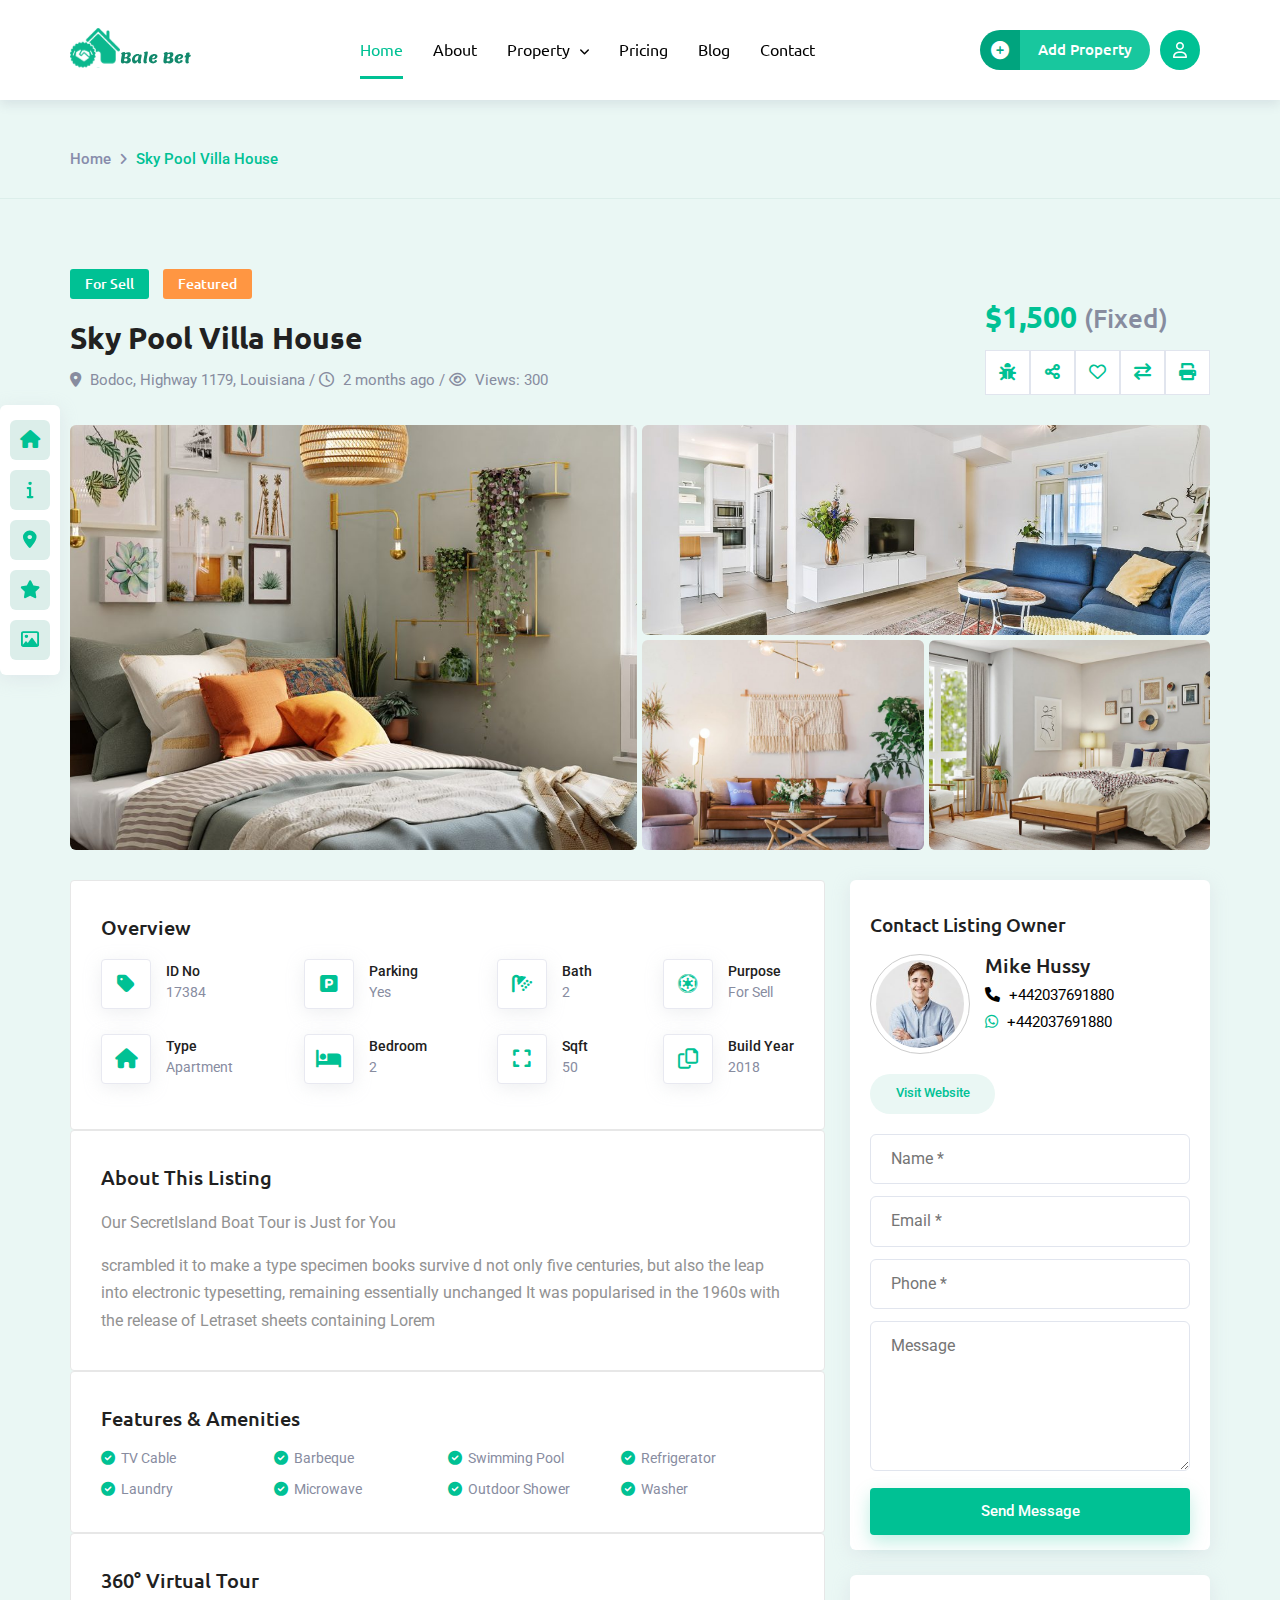
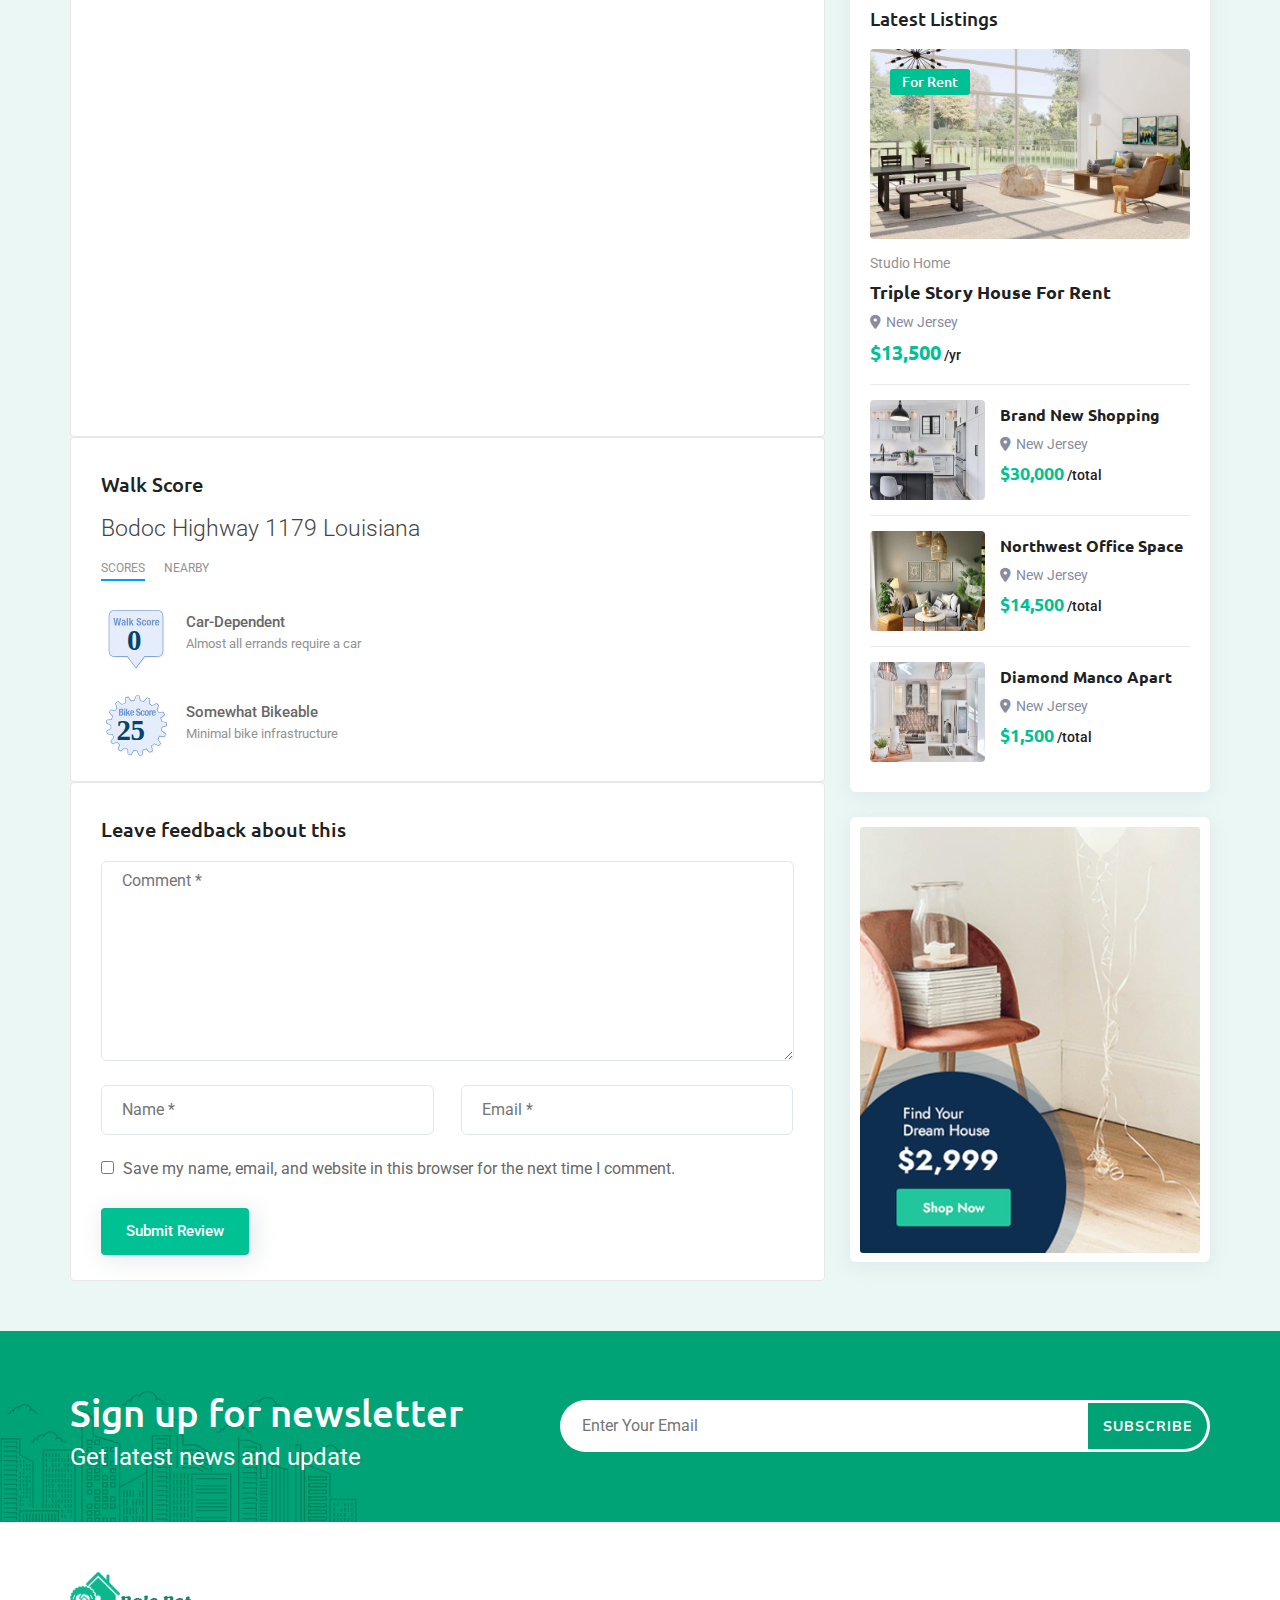
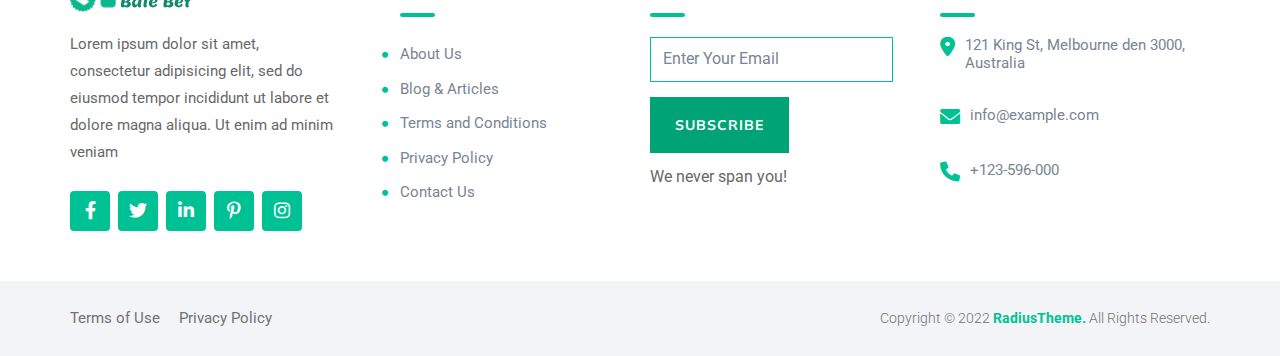
<file: html/single-property.html>
<!DOCTYPE html>
<html lang="en">

<head>
    <meta charset="UTF-8">
    <meta http-equiv="X-UA-Compatible" content="IE=edge">
    <meta name="viewport" content="width=device-width, initial-scale=1.0">
    <title>Single Property Grid</title>
    <link rel="shortcut icon" href="../images/home_hand_3-1.svg" />
    <!-- Render All Elements Normally -->
    <link rel="stylesheet" href="../css/normalize.css">
    <!-- Font Awesome Library -->
    <link rel="stylesheet" href="../css/all.min.css">
    <!-- Main Templete File -->
    <link rel="stylesheet" href="../css/homlisti.css">
    <!-- About Templete File -->
    <link rel="stylesheet" href="../css/about.css">
    <!-- Property Grid Templete File -->
    <link rel="stylesheet" href="../css/property grid.css">
    <!-- Single Property Templete File -->
    <link rel="stylesheet" href="../css/single-property.css">
    <!-- Pricing Templete File -->
    <link rel="stylesheet" href="../css/pricing.css">
    <!-- Blog Templete File -->
    <link rel="stylesheet" href="../css/blog.css">
    <!-- Contact Templete File -->
    <link rel="stylesheet" href="../css/contact.css">
    <!-- Animation Library -->
    <link rel="stylesheet" href="https://unpkg.com/aos@next/dist/aos.css" />
    <!-- Google Fonts -->
    <link rel="preconnect" href="https://fonts.googleapis.com">
    <link rel="preconnect" href="https://fonts.gstatic.com" crossorigin>
    <link href="https://fonts.googleapis.com/css2?family=Mulish:wght@300;400;500;600;700;800;900&family=Roboto:wght@300;400;500;700;900&family=Ubuntu:wght@300;400;500;700&display=swap" rel="stylesheet">
</head>

<body>
    <!-- Start Side Menu -->
    <div class="side-menu">
        <ul>
            <li><a href="#"><i class="fa-solid fa-house"></i></a></li>
            <li><a href="#"><i class="fa-solid fa-info"></i></a></li>
            <li><a href="#"><i class="fa-solid fa-location-dot"></i></a></li>
            <li><a href="#"><i class="fa-solid fa-star"></i></a></li>
            <li><a href="#"><i class="fa-regular fa-image"></i></a></li>
        </ul>
    </div>
    <!-- End Side Menu -->

    <!-- Start Sub-header -->
    <header>
        <div class="sub-header">
            <div class="container">
                <a href="../index.html" class="logo">
                    <img src="../images/logo.svg" alt="" />
                </a>
                <nav>
                    <input type="checkbox" id="bar" />
                    <ul class="links">
                        <li><a class="active" href="../index.html">Home</a></li>
                        <li><a href="about.html">About</a></li>
                        <li>
                            <a href="property grid.html">Property<i class="fa-solid fa-angle-down"></i
              ></a>
                            <!-- Start Megamenu -->
                            <div class="mega-menu">
                                <ul class="sub">
                                    <li><a href="property grid.html">Properties grid</a></li>
                                    <li>
                                        <a href="single-property.html">Single Property grid</a>
                                    </li>
                                </ul>
                            </div>
                            <!-- End Megamenu -->
                        </li>
                        <li><a href="pricing.html">Pricing</a></li>
                        <li><a href="blog.html">Blog</a></li>
                        <li><a href="contact.html">Contact</a></li>
                    </ul>
                </nav>
                <div class="header-btn">
                    <div class="prop-btn">
                        <div class="icon">
                            <i class="fa-solid fa-circle-plus"></i>
                        </div>
                        <div class="text">
                            <a href="#">Add Property</a>
                        </div>
                    </div>
                    <div class="sign-in">
                        <i class="fa-regular fa-user"></i>
                    </div>
                    <label for="bar"><i class="fa-solid fa-bars"></i></label>
                </div>
            </div>
        </div>
    </header>
    <!-- End Sub-header -->

    <!-- Start Breadcrumb -->
    <div class="breadcrumb2">
        <div class="container">
            <a href="index.html">Home</a>
            <i class="fa-solid fa-angle-right"></i>
            <span>Sky Pool Villa House</span>
        </div>
    </div>
    <!-- End Breadcrumb -->

    <!-- Start Badges -->
    <div class="badges">
        <div class="container">
            <span>For Sell</span>
            <span>Featured</span>
        </div>
    </div>
    <!-- End Badges -->

    <!-- Start Product heading -->
    <div class="product-heading">
        <div class="container">
            <div class="left-content">
                <h1>Sky Pool Villa House</h1>
                <span><i class="fa-solid fa-location-dot"></i> Bodoc, Highway 1179, Louisiana / </span>
                <span><i class="fa-regular fa-clock"></i> 2 months ago / </span>
                <span><i class="fa-regular fa-eye"></i> Views: 300</span>
            </div>
            <div class="right-content">
                <h4>$1,500 <span>(Fixed)</span></h4>
                <ul>
                    <li><a href="#"><i class="fa-solid fa-bug"></i></a></li>
                    <li><a href="#"><i class="fa-solid fa-share-nodes"></i></a></li>
                    <li><a href="#"><i class="fa-regular fa-heart"></i></a></li>
                    <li><a href="#"><i class="fa-solid fa-arrow-right-arrow-left"></i></a></li>
                    <li><a href="#"><i class="fa-solid fa-print"></i></a></li>
                </ul>
            </div>
        </div>
    </div>
    <!-- End Product heading -->

    <!-- Start Gallery -->
    <div class="gallery">
        <div class="container">
            <div class="left-box">
                <div class="image1">
                    <div class="overlay"></div>
                    <img src="../images/mike_hussy-1170x640.jpg" alt="">
                </div>
            </div>
            <div class="right-box">
                <div class="image2">
                    <div class="overlay"></div>
                    <img src="../images/mike_hussy3-1024x558.jpg" alt="">
                </div>
                <div class="images">
                    <div class="image3">
                        <div class="overlay"></div>
                        <img src="../images/mike_hussy2-1024x558.jpg" alt="">
                    </div>
                    <div class="image4">
                        <div class="overlay"></div>
                        <img src="../images/1ss-1-1024x558.jpg" alt="">
                    </div>
                </div>
            </div>
        </div>
    </div>
    <!-- End Gallery -->

    <!-- start Area -->
    <div class="area-wrap">
        <div class="container">
            <div class="left-section">
                <div class="overview">
                    <h3>Overview</h3>
                    <ul class="row">
                        <li>
                            <div class="box">
                                <a href="#"><i class="fa-solid fa-tag"></i></a>
                                <div class="srv">
                                    <span>ID No</span>
                                    <span>17384</span>
                                </div>
                            </div>
                            <div class="box">
                                <a href="#"><i class="fa-solid fa-house"></i></a>
                                <div class="srv">
                                    <span>Type</span>
                                    <span>Apartment</span>
                                </div>
                            </div>
                        </li>
                        <li>
                            <div class="box">
                                <a href="#"><i class="fa-solid fa-square-parking"></i></a>
                                <div class="srv">
                                    <span>Parking</span>
                                    <span>Yes</span>
                                </div>
                            </div>
                            <div class="box">
                                <a href="#"><i class="fa-solid fa-bed"></i></a>
                                <div class="srv">
                                    <span>Bedroom</span>
                                    <span>2</span>
                                </div>
                            </div>
                        </li>
                        <li>
                            <div class="box">
                                <a href="#"><i class="fa-solid fa-shower"></i></a>
                                <div class="srv">
                                    <span>Bath</span>
                                    <span>2</span>
                                </div>
                            </div>
                            <div class="box">
                                <a href="#"><i class="fa-solid fa-expand"></i></a>
                                <div class="srv">
                                    <span>Sqft</span>
                                    <span>50</span>
                                </div>
                            </div>
                        </li>
                        <li>
                            <div class="box">
                                <a href="#"><i class="fa-brands fa-empire"></i></a>
                                <div class="srv">
                                    <span>Purpose</span>
                                    <span>For Sell</span>
                                </div>
                            </div>
                            <div class="box">
                                <a href="#"><i class="fa-regular fa-copy"></i></a>
                                <div class="srv">
                                    <span>Build Year</span>
                                    <span>2018</span>
                                </div>
                            </div>
                        </li>
                    </ul>
                </div>
                <div class="about">
                    <h3>About This Listing</h3>
                    <p>Our SecretIsland Boat Tour is Just for You</p>
                    <p>scrambled it to make a type specimen books survive d not only five centuries, but also the leap into electronic typesetting, remaining essentially unchanged It was popularised in the 1960s with the release of Letraset sheets containing
                        Lorem</p>
                </div>
                <div class="features">
                    <h3>Features & Amenities</h3>
                    <div class="srv">
                        <span>TV Cable</span>
                        <span>Barbeque</span>
                        <span>Swimming Pool</span>
                        <span>Refrigerator</span>
                    </div>
                    <div class="srv">
                        <span>Laundry</span>
                        <span>Microwave</span>
                        <span>Outdoor Shower</span>
                        <span>Washer</span>
                    </div>
                </div>
                <div class="tour">
                    <h3>360° Virtual Tour</h3>
                    <iframe width="600" height="400" allowfullscreen style="border-style:none;" src="https://cdn.pannellum.org/2.5/pannellum.htm#config=https://pannellum.org/configs/multiresolution.json"></iframe>
                </div>
                <div class="score">
                    <h3>Walk Score</h3>
                    <div class="text">
                        <h4>Bodoc Highway 1179 Louisiana</h4>
                        <a class="active" href="#">scores</a>
                        <a href="#">nearby</a>
                    </div>
                    <div class="badge">
                        <img src="../images/0.svg" alt="">
                        <div class="info">
                            <span>Car-Dependent</span>
                            <span>Almost all errands require a car</span>
                        </div>
                    </div>
                    <div class="badge">
                        <img src="../images/25.svg" alt="">
                        <div class="info">
                            <span>Somewhat Bikeable</span>
                            <span>Minimal bike infrastructure</span>
                        </div>
                    </div>
                </div>
                <div class="feedback">
                    <h3>Leave feedback about this</h3>
                    <form action="#">
                        <textarea name="feedback" placeholder="Comment *"></textarea>
                        <input class="main-input" type="text" placeholder="Name *">
                        <input class="main-input" type="email" placeholder="Email *">
                        <input type="checkbox">
                        <label for="check">Save my name, email, and website in this browser for the next time I comment.</label>
                        <input type="submit" value="Submit Review">
                    </form>
                </div>
            </div>
            <div class="sidebar">
                <div class="side1">
                    <h3>Contact Listing Owner</h3>
                    <div class="img-box">
                        <img src="../images/mike_hussy-1-150x150.jpg" alt="">
                        <div class="info">
                            <a href="#">Mike Hussy</a>
                            <span><i class="fa-solid fa-phone"></i> +442037691880</span>
                            <span><i class="fa-brands fa-whatsapp"></i> +442037691880</span>
                        </div>
                    </div>
                    <div class="site-btn">
                        <a href="#">Visit Website</a>
                    </div>
                    <div class="form">
                        <input class="main-input2" type="text" placeholder="Name *">
                        <input class="main-input2" type="email" placeholder="Email *">
                        <input class="main-input2" type="text" placeholder="Phone *">
                        <textarea class="main-input2" name="message" placeholder="Message"></textarea>
                        <input type="submit" value="Send Message">
                    </div>
                </div>
                <div class="side2">
                    <h3>Latest Listings</h3>
                    <div class="image-item">
                        <div class="image1">
                            <img src="../images/david_lee7-400x240.jpeg" alt="">
                            <span>For Rent</span>
                        </div>
                        <div class="content">
                            <a href="#">Studio Home</a>
                            <h2>Triple Story House For Rent</h2>
                            <span><i class="fa-solid fa-location-dot"></i>New Jersey</span>
                            <div class="price">
                                <span>$13,500</span> /yr
                            </div>
                        </div>
                    </div>
                    <div class="list-item">
                        <div class="image2">
                            <img src="../images/mike_hussy5-400x240.jpg" alt="">
                        </div>
                        <div class="content">
                            <h2>Brand New Shopping</h2>
                            <span><i class="fa-solid fa-location-dot"></i>New Jersey</span>
                            <div class="price">
                                <span>$30,000</span> /total
                            </div>
                        </div>
                    </div>
                    <div class="list-item">
                        <div class="image2">
                            <img src="../images/mike_hussy7-400x240.jpg" alt="">
                        </div>
                        <div class="content">
                            <h2>Northwest Office Space</h2>
                            <span><i class="fa-solid fa-location-dot"></i>New Jersey</span>
                            <div class="price">
                                <span>$14,500</span> /total
                            </div>
                        </div>
                    </div>
                    <div class="list-item">
                        <div class="image2">
                            <img src="../images/mike_hussy8-400x240.jpg" alt="">
                        </div>
                        <div class="content">
                            <h2>Diamond Manco Apart</h2>
                            <span><i class="fa-solid fa-location-dot"></i>New Jersey</span>
                            <div class="price">
                                <span>$1,500</span> /total
                            </div>
                        </div>
                    </div>
                </div>
                <div class="side3">
                    <img src="../images/sidebar-ad.jpg" alt="">
                </div>
            </div>
        </div>
    </div>
    <!-- End Area -->

    <!-- Start Subscribe -->
    <div class="subscribe">
        <div class="container">
            <div class="content">
                <h2>Sign up for newsletter</h2>
                <h4>Get latest news and update</h4>
            </div>
            <form action="#">
                <input type="email" placeholder="Enter Your Email">
                <input type="submit" value="subscribe">
            </form>
        </div>
    </div>
    <!-- End Subscribe -->

    <!-- Start Light Footer -->
    <div class="light-footer">
        <div class="container">
            <div class="col">
                <img src="../images/logo.svg" alt="">
                <p>Lorem ipsum dolor sit amet, consectetur adipisicing elit, sed do eiusmod tempor incididunt ut labore et dolore magna aliqua. Ut enim ad minim veniam</p>
                <ul class="social-icons">
                    <li><a href="#"><i class="fa-brands fa-facebook-f"></i></a></li>
                    <li><a href="#"><i class="fa-brands fa-twitter"></i></a></li>
                    <li><a href="#"><i class="fa-brands fa-linkedin-in"></i></a></li>
                    <li><a href="#"><i class="fa-brands fa-pinterest-p"></i></a></li>
                    <li><a href="#"><i class="fa-brands fa-instagram"></i></a></li>
                </ul>
            </div>
            <div class="col">
                <h3>Quick Links</h3>
                <ul class="links">
                    <li><a href="#">About Us</a></li>
                    <li><a href="#">Blog & Articles</a></li>
                    <li><a href="#">Terms and Conditions</a></li>
                    <li><a href="#">Privacy Policy</a></li>
                    <li><a href="#">Contact Us</a></li>
                </ul>
            </div>
            <div class="col">
                <h3>Newsletter</h3>
                <input type="email" placeholder="Enter Your Email">
                <input type="submit" value="subscribe">
                <span class="title">We never span you!</span>
            </div>
            <div class="col">
                <h3>Contact</h3>
                <div class="details"><i class="fa-solid fa-location-dot"></i>
                    <span>121 King St, Melbourne den 3000, Australia</span>
                </div>
                <div class="details"><i class="fa-solid fa-envelope"></i> <span>info@example.com</span></div>
                <div class="details"><i class="fa-solid fa-phone"></i><span>+123-596-000</span></div>
            </div>
        </div>
    </div>
    <!-- End Light Footer -->

    <!-- Start Second Light Footer -->
    <div class="second-light-footer">
        <div class="container">
            <div class="policy">
                <a href="#">Terms of Use</a>
                <a href="#">Privacy Policy</a>
            </div>
            <p class="copyright">Copyright © 2022 <span>RadiusTheme.</span> All Rights Reserved.</p>
        </div>
    </div>
    <!-- End Second Light Footer -->
    <script src="https://unpkg.com/aos@next/dist/aos.js"></script>
    <script>
        AOS.init();
    </script>
</body>

</html>
</file>
<file: css/homlisti.css>
/* Start Global Rules */
*/{
  -webkit-box-sizing:border-box ;
  -moz-box-sizing: border-box;
  box-sizing:border-box ;
}
  
:root {
  --main-color:#00c194 ;
  --secondary-Color:#07c196 ;
  --main-heading:#0e2e50;
  --second-heading: #363534;
  --hover-button: #00A376;
  --main-text:#686868;
  --second-text:#929292;
  --border-color:#EAF7F4;
  --section-background:#EAF7F4;
  --section-padding: 100px;
  --main-transition: 0.5s;
}
  
body {
  font-family: 'Roboto', sans-serif;
}

html {
  scroll-behavior: smooth;
}

ul {
  list-style: none;
  margin: 0;
  padding: 0;
}

a {
  text-decoration: none;
}

.container {
  padding-left: 15px;
  padding-right: 15px;
  margin-left: auto;
  margin-right: auto;
}

/* Small */
@media (min-width: 768px) {
  .container {
    width: 750px;
  }
}

/* Medium */
@media (min-width: 992px) {
  .container {
    width: 970px;
  }
}

/* Large */
@media (min-width: 1199px) {
  .container {
    width: 1170px;
  }
}

/* Start Main Heading */
.main-heading {
  text-align: center;
}

.main-heading span {
  display: block;
  font-family: 'Ubuntu', sans-serif;
  font-weight: 500;
  font-size: 16px;
  margin: 0 0 -25px;
  color: var(--main-color);
  text-transform: uppercase;
  position: relative;
  z-index: 2;
}

.main-heading h3 {
  display: inline-block;
  font-family: 'Ubuntu', sans-serif;
  font-weight: 500;
  font-size: 90px;
  margin: 0;
  color: #dceeea;
}

.main-heading h2 {
  font-family: 'Ubuntu', sans-serif;
  font-size: 36px;
  color: var(--main-heading);
  margin: -45px 0 0;
}
/* End Main Heading */
/* End Global Rules */

/* Start Main Header */
.main-header {
  position: absolute;
  width: 100%;
  height: 100px;
  display: flex;
  align-items: center;
  z-index: 2;
}

.main-header .container {
  display: flex;
  justify-content: space-between;
  align-items: center;
  position: relative;
  gap: 25px;
}

.main-header .logo img {
  width: 100%;
}

.main-header nav input {
  display: none;
}

.main-header nav .links {
  display: flex;
  justify-content: center;
  align-items: center;
  transition: var(--main-transition);
}

.main-header nav .links > li {
  padding: 15px;
}

.main-header nav .links > li:hover .mega-menu {
  opacity: 1;
  z-index: 2;
}

.main-header nav .links > li > a {
  color: black;
  font-family: 'Ubuntu', sans-serif;
  position: relative;
  transition: var(--main-transition);
}

.main-header nav .links > li > a::before {
  content: '';
  position: absolute;
  bottom: -20px;
  left: 0;
  width: 100%;
  height: 3px;
  background-color: var(--main-color);
  opacity: 0;
  transition: var(--main-transition);
}

.main-header nav .links > li > a.active::before {
  opacity: 1;
}

.main-header nav .links > li > a:hover::before {
  opacity: 1;
}

.main-header nav .links > li > a.active {
  color: var(--main-color);
}

.main-header nav .links > li:hover > a,
.main-header nav .links > li:hover .fa-angle-down {
  color: var(--main-color);
}

.main-header nav .links > li > a .fa-angle-down {
  margin-left: 10px;
  font-size: 12px;
}

/* megamenu */
.main-header nav .mega-menu {
  position: absolute;
  top: calc(100% + 5px);
  width: 17%;
  background-color: white;
  box-shadow: 0 1px 3px 0 rgb(0 0 0 / 30%);
  border-radius: 4px;
  opacity: 0;
  z-index: -1;
  transition: var(--main-transition);
}

.main-header nav .mega-menu .sub {
  display: flex;
  align-items: flex-start;
  flex-direction: column;
}

.main-header nav .mega-menu .sub li {
  padding: 15px 30px 15px 20px;
  position: relative;
  overflow: hidden;
}

.main-header nav .mega-menu .sub li::before {
  font-family: 'font awesome 6 free';
  font-weight: 900;
  content: '\f105';
  position: absolute;
  left: -8px;
  top: 15px;
  font-size: 14px;
  color: var(--main-color);
  transition: 0.3s;
}

.main-header nav .mega-menu .sub li:hover::before {
  left: 15px;
}

.main-header nav .mega-menu .sub li:hover a {
  color: var(--main-color);
  padding-left: 10px;
}

.main-header nav .mega-menu .sub li a {
  display: block;
  font-size: 15px;
  font-family: 'Ubuntu', sans-serif;
  color: black;
  transition: var(--main-transition);
}

.main-header .header-btn {
  display: flex;
  align-items: center;
  gap: 10px;
}

.main-header .prop-btn {
  display: flex;
  align-items: center;
  justify-content: center;
  cursor: pointer;
}

.main-header .prop-btn:hover .text::before {
  width: 100%;
  left: 0;
}

.main-header .prop-btn:hover .icon {
  background-color: #40C2A4;
}

.main-header .prop-btn:hover .fa-circle-plus {
  transform: rotate(360deg);
}

.main-header .prop-btn .text {
  width: 130px;
  height: 40px;
  opacity: 0.9;
  background-color: var(--main-color);
  display: flex;
  align-items: center;
  justify-content: center;
  border-top-right-radius: 30px;
  border-bottom-right-radius: 30px;
  position: relative;
  overflow: hidden;
}

.main-header .prop-btn .text::before {
  content: '';
  position: absolute;
  bottom: 0;
  right: 0;
  width: 0;
  background-color:#00a47e;
  height: 100%;
  border: none;
  z-index: -1;
  transition: 0.3s;
}

.main-header .prop-btn a {
  color: white;
  font-family: 'Ubuntu', sans-serif;
  font-size: 15px;
  font-weight: 500;
}

.main-header .prop-btn .icon {
  background-color: #00a47e;
  width: 40px;
  height: 40px;
  display: flex;
  align-items: center;
  justify-content: center;
  border-top-left-radius: 30px;
  border-bottom-left-radius: 30px;
  transition: 0.3s;
}

.main-header .prop-btn .fa-circle-plus {
  color: white;
  font-size: 18px;
  cursor: pointer;
  transition: 0.3s;
}

.main-header .sign-in {
  width: 40px;
  height: 40px;
  background-color: var(--main-color);
  display: flex;
  justify-content: center;
  align-items: center;
  border-radius: 50%;
  cursor: pointer;
  overflow: hidden;
}

.main-header .sign-in .fa-user {
  font-size: 16px;
  color: white;
  transition: var(--main-transition);
}

.main-header .sign-in:hover .fa-user {
  animation: move-up 0.3s;
}

.main-header .fa-bars {
  font-size: 25px;
  color: var(--main-color);
  cursor: pointer;
}

#bar:checked + ul {
  flex-direction: column;
  position: absolute;
  left: 0;
  top: calc(100% + 19px);
  width: 100%;
  background-color: white;
  border-bottom: 2px solid var(--main-color);
  box-shadow: 0 5px 10px 0 rgb(87 101 128 / 12%);
  display: block;
  text-align: left;
  padding-left: 15px;
}
/* End Main Header */

/* Start Landing */
.landing {
  position: relative;
  height: 130vh;
  background-color: var(--section-background);
  overflow: hidden;
}

.landing .sh1 {
  position: absolute;
  top: 20px;
  left: -45px;
  width: 100px;
  animation: anim1 8s infinite;
}

.landing .sh2 {
  position: absolute;
  bottom: 0px;
  left: 15px;
}

.landing .sh3 {
  position: absolute;
  top: 60%;
  left: 50%;
  transform: translate(-50%, -50%);
  animation: anim3 6s infinite;
}

.landing .sh4 {
  position: absolute;
  top: 40%;
  left: 25%;
  transform: rotate(-10deg);
  animation: anim4 8s infinite;
}

.landing .sh5 {
  position: absolute;
  top: 35%;
  left: 60%;
  animation: anim5 10s infinite;
}

.landing .sh6 {
  position: absolute;
  top: -40%;
  left: 30%;
  width: 80%;
  z-index: 1;
}

.landing .search-section {
  position: absolute;
  width: 700px;
  top: 30%;
  left: 8%;
  z-index: 1;
}

.landing .search-section .content {
  width: 450px;
}

.landing .search-section .content h3 {
  font-family: 'Ubuntu', sans-serif;
  font-size: 60px;
  margin: 0;
  color: #dceeea;
}

.landing .search-section .content h1 {
  font-family: 'Ubuntu', sans-serif;
  font-size: 36px;
  color: var(--main-heading);
  margin: -20px 0 0;
}

.landing .search-section .choose {
  margin-top: 50px;
}

.landing .search-section .choose a {
  margin-right: 5px;
  background-color: white;
  padding: 10px 20px;
  border-radius: 5px;
  color: black;
  font-weight: 500;
  font-size: 16px;
  letter-spacing: 0.5px;
  box-shadow: 0 5px 10px 0 rgb(87 101 128 / 12%);
  transition: var(--main-transition);
}

.landing .search-section .choose a.active {
  background-color: var(--main-color);
  color: white;
}

.landing .search-section .choose a:hover {
  background-color: var(--main-color);
  color: white;
}

.landing .search-box {
  margin-top: 15px;
  display: flex;
  align-items: center;
  flex-wrap: wrap;
  width: 700px;
  position: relative;
}

.landing .search-box .text-input {
  width: 270px;
  height: 55px;
  padding: 15px;
  background-color: white;
  border-width: 1px;
  border-style: solid;
  border-color:#f0f0f0 transparent #f0f0f0 #f0f0f0;
  border-top-left-radius: 4px;
  border-bottom-left-radius: 4px;
  color: #878c9f;
  outline: none;
  caret-color:#878c9f;
}

.landing .search-box .text-input::placeholder {
  color: #878c9f;
}
/* ----------------------------------------------------------------- */
.landing .search-box .location {
  width: 270px;
  height: 55px;
  background-color: white;
  display: flex;
  justify-content: space-between;
  align-items: center;
  border-width: 1px;
  border-style: solid;
  border-color:#f0f0f0 transparent #f0f0f0 transparent;
  cursor: pointer;
  padding: 15px;
  position: relative;
}

.landing .search-box .location input {
  display: none;
}

#menu:checked + .city-menu {
  opacity: 1;
  z-index: 1;
  top: 60px;
}

.landing .search-box .location a {
  border-left: 1px solid #D8EDE8;
  padding-left: 10px;
  color: #878c9f;
}

.landing .search-box .location .fa-caret-down {
  color: var(--main-color);
}

.landing .location .city-menu {
  position: absolute;
  top: 50px;
  left: 15px;
  width: calc(100% - 13px);
  height: auto;
  border-radius: 2px;
  background-color: white;
  box-shadow: 0 5px 10px 0 rgb(87 101 128 / 12%);
  border: 1px solid #ccc;
  opacity: 0;
  z-index: -1;
  transition: var(--main-transition);
}

.landing .location .city-menu span {
  display: block;
  padding: 15px;
  margin-bottom: 5px;
  color: #878c9f;
  font-style: 15px;
  cursor: pointer;
  transition: var(--main-transition);
}

.landing .location .city-menu span.active {
  color: white;
  background-color: var(--main-color);
}

.landing .location .city-menu span:hover {
  color: white;
  background-color: var(--main-color);
}
/* ----------------------------------------------------------------- */
.landing .search-box .buttons {
  width: 160px;
  height: 55px;
  padding-right: 5px;
  display: flex;
  align-items: center;
  gap: 10px;
  background-color: white;
  border-top-right-radius: 6px;
  border-bottom-right-radius: 6px;
  border-width: 1px;
  border-style: solid;
  border-color:#f0f0f0 transparent #f0f0f0 #D8EDE8;
}

.landing .buttons .filter-icon {
  width: 50px;
  height: 50px;
  display: flex;
  justify-content: center;
  align-items: center;
  border-radius: 4px;
}

#filter {
  display: none;
}

#filter:checked + .filter-menu {
  opacity: 1;
  z-index: 1;
  top: 70px;
}

.landing .buttons .filter-icon .fa-sliders-h {
  display: flex;
  justify-content: center;
  align-items: center;
  color: var(--main-color);
  font-size: 18px;
  cursor: pointer;
}

.landing .filter-icon .filter-menu {
  position: absolute;
  top: 120px;
  left: 0;
  background-color: white;
  width: 100%;
  box-shadow: 0 5px 10px 0 rgb(87 101 128 / 12%);
  border-radius: 4px;
  padding: 30px 25px;
  opacity: 0;
  z-index: -1;
  transition: var(--main-transition);
}

.landing .filter-icon .filter-menu .box {
  display: grid;
  grid-template-columns: repeat(auto-fill, minmax(150px, 1fr));
  gap: 10px;
}

.landing .filter-icon-menu .box .srv {
  margin-bottom: 15px;
  display: flex;
  align-items: center;
}

.landing .filter-menu .box .srv:hover label {
  color: var(--main-color);
}

.landing .filter-menu .box .srv:hover input[type="checkbox"] {
  border-color: var(--main-color);
}

.landing .filter-menu .box .srv label {
  color: #878c9f;
  font-size: 14px;
  cursor: pointer;
  transition: var(--main-transition);
}

.landing .filter-menu .box .srv input[type="checkbox"] {
  appearance: none;
  width: 18px;
  height: 18px;
  background-color: white;
  border: 2px solid  #ccc;
  border-radius: 4px;
  cursor: pointer;
  outline: none;
  font-size: 13px;
  margin: 5px 5px 0 0;
  position: relative;
  transform: translateY(15%);
  transition: var(--main-transition);
}

.landing .filter-menu .box .srv input[type="checkbox"]::after {
  font-family: 'font awesome 6 free';
  font-weight: 900;
  content: '\f00c';
  position: absolute;
  color: white;
  display: none;
}

.landing .filter-menu .box .srv input[type="checkbox"]:checked {
  background-color: var(--main-color);
  border-color: var(--main-color);
  text-align: center;
  display: inline-flex;
  justify-content: center;
  align-items: center;
}

.landing .filter-menu .box .srv input[type="checkbox"]:checked::after {
  display: block;
}

.landing .filter-menu .box .button {
  margin-top: 30px;
  border: 1px solid var(--border-color);
  padding: 15px 20px;
  display: flex;
  justify-content: space-between;
  align-items: center;
  cursor: pointer;
}

.landing .filter-menu .box .button a {
  color: #878c9f;
  font-size: 15px;
}

.landing .filter-menu .box .button .fa-caret-down {
  color: var(--main-color);
}

.landing .filter-menu .range {
  margin-top: 15px;
}

.landing .filter-menu .range .text,
.landing .filter-menu .range .price {
  display: flex;
  justify-content:space-between;
  align-items: center;
}

.landing .filter-menu .range p {
  color: var(--main-text);
  font-size: 14px;
}

.landing .filter-menu .range p {
  color: var(--main-text);
  font-size: 14px;
}

.landing .filter-menu .range .number {
  color: var(--main-color);
  font-size: 14px;
  font-weight: 500;
}

.landing .filter-menu .range .line {
  display: inline-block;
  width: 100%;
  height: 6px;
  background-color: var(--main-color);
  position: relative;
}

.landing .filter-menu .range .line::before,
.landing .filter-menu .range .line::after {
  content: '';
  position: absolute;
  top: -8px;
  width: 14px;
  height: 14px;
  background-color: var(--main-color);
  border: 3px solid white;
  border-radius: 50%;
  box-shadow: 1px 3px 7px 0 rgb(87 101 128 / 40%);
  cursor: pointer;
}

.landing .filter-menu .range .line::before{
  left: -2px;
}

.landing .filter-menu .range .line::after{
  right: -2px;
}

.landing .search-box .buttons .icon-search {
  background-color: var(--main-color);
  width: 100px;
  height: 43px;
  display: flex;
  justify-content: center;
  align-items: center;
  border-bottom-right-radius: 4px;
  border-top-right-radius: 4px;
  cursor: pointer;
  transition: var(--main-transition);
}

.landing .search-box .buttons .icon-search:hover {
  background-color: var(--hover-button);
}

.landing .search-box .buttons .icon-search a {
  font-family: 'Mulish', sans-serif;
  font-size: 13px;
  font-weight: 800;
  text-transform: uppercase;
  letter-spacing: 1px;
  color: white;
}

.landing .search-box .buttons .icon-search .fa-magnifying-glass {
  margin-left: 5px;
}

.landing .search-section .title {
  position: relative;
  width: 500px;
}

.landing .search-section .title p {
  color: #70778a;
  font-family: 'Ubuntu', sans-serif;
  font-weight: 500;
  font-size: 20px;
}

.landing .search-section .title p span {
  color: var(--main-heading);
}

.landing .search-section .title img {
  position: absolute;
  bottom: -20px;
  left: 38%;
  transform: translateX(-50%);
}
/* End Landing */

/* Start Features */
.start-features {
  padding-top: var(--section-padding);
  padding-bottom: var(--section-padding);
}

.start-features .container {
  margin-top: 70px;
  display: grid;
  grid-template-columns: repeat(auto-fill, minmax(300px, 1fr));
  gap: 20px;
}

.start-features .card {
  border: 1px solid var(--border-color);
  border-radius: 4px;
  box-shadow: 0px 20px 50px 0px rgb(0 0 0 / 0%);
  transition: var(--main-transition);
}

.start-features .card:hover {
  box-shadow: 0 4px 18px 0 rgb(194 200 213 / 80%);
}

.start-features .card:hover .overlay{
  background-color: rgb(0, 0, 0, 0.3);
}

.start-features .card:hover .arrows,
.start-features .card:hover .fav-icons {
  opacity: 1;
  z-index: 1;
}

.start-features .card:hover .fav-icons {
  bottom: 25px;
}

.start-features .image-box {
  background-size: cover;
  background-repeat: no-repeat;
  background-position: center center;
  width: 100%;
  height: 240px;
  padding: 30px 0 0 20px;
  border-top-left-radius: 4px;
  border-top-right-radius: 4px;
  position: relative;
}

.start-features .image-box.one {
  background-image: url('../images/david_lee7-400x240.jpeg');
}

.start-features .image-box.two {
  background-image: url('../images/david_lee4-400x240.jpeg');
}

.start-features .image-box.three {
  background-image: url('../images/david_lee6-400x240.jpeg');
}
.start-features .image-box.four {
  background-image: url('../images/david_lee9-400x240.jpeg');
}
.start-features .image-box.five {
  background-image: url('../images/david_lee4-400x240.jpeg');
}
.start-features .image-box.six {
  background-image: url('../images/david_lee5-400x240.jpeg');
}

.start-features .image-box .overlay {
  position: absolute;
  width: 100%;
  height: 100%;
  top: 0;
  left: 0;
  background-color: black;
  border-top-left-radius: 4px;
  border-top-right-radius: 4px;
  opacity: 0.2;
  transition: var(--main-transition);
}

.start-features .image-box .rent {
  background-color: var(--main-color);
  color: white;
  font-family: 'Ubuntu', sans-serif;
  font-weight: 500;
  font-size: 14px;
  padding: 5px 12px;
  border-radius: 5px;
  position: relative;
}

.start-features .image-box .feat,
.start-features .image-box .bump,
.start-features .image-box .top {
  background-color: #FF9642;
  position: absolute;
  right: 20px;
  color: white;
  font-family: 'Ubuntu', sans-serif;
  font-weight: 500;
  font-size: 13px;
  padding: 3px 6px;
  border-radius: 3px;
}

.start-features .image-box .bump {
  background-color: #DC3545;
}

.start-features .image-box .top {
  background-color: #17A2B8;
}

.start-features .image-box .arrows {
  position: absolute;
  top: 50%;
  transform: translateY(-50%);
  width: 40px;
  height: 40px;
  background-color: white;
  display: flex;
  justify-content: center;
  align-items: center;
  color: var(--main-color);
  border-radius: 50%;
  cursor: pointer;
  opacity: 0;
  z-index: -1;
  transition: var(--main-transition);
}

.start-features .image-box .fa-angle-left {
  left: 10px;
}

.start-features .image-box .fa-angle-right {
  right: 10px;
}

.start-features .image-box .price {
  position: absolute;
  bottom: 0;
  left: 35px;
  color: white;
  font-family: 'Ubuntu', sans-serif;
  font-weight: 600;
  font-size: 24px;
}

.start-features .image-box .price span {
  color: #ccc;
  font-family: 'Ubuntu', sans-serif;
  font-weight: 500;
  font-size: 20px;
}

.start-features .image-box .fav-icons {
  position: absolute;
  bottom: 0;
  right: 35px;
  display: flex;
  align-items: center;
  gap: 5px;
  transition: var(--main-transition);
  opacity: 0;
  z-index: -1;
}

.start-features .fav-icons a {
  width: 35px;
  height: 35px;
  background: rgba(0, 0, 0, .5);
  color: white;
  display: flex;
  justify-content: center;
  align-items: center;
  font-size: 18px;
  border-radius: 3px;
  transition: var(--main-transition);
  overflow: hidden;
}

.start-features .fav-icons a:hover {
  background-color: white;
  color: var(--main-color);
}

.start-features .fav-icons a:hover .fa-heart,
.start-features .fav-icons a:hover .fa-arrow-right-arrow-left{
  animation: move-up-down 0.3s;
}

.start-features .info {
  margin: 30px 20px;
}

.start-features .info a {
  font-size: 18px;
  font-weight: 600;
  color: var(--main-color);
}

.start-features .info h2 {
  font-family: 'Ubuntu', sans-serif;
  font-weight: 500;
  font-size: 22px;
  cursor: pointer;
  transition: var(--main-transition);
}

.start-features .info h2:hover {
  color: var(--main-color);
}

.start-features .info span {
  font-size: 14px;
  color: var(--second-text);
  display: block;
  margin: 30px 0 0;
}

.start-features .info span .fa-location-dot{
  margin-right: 10px;
}

.start-features .info .room span {
  display: inline-block;
  padding-right: 10px;
  font-weight: 500;
  color: var(--main-text);
}

.start-features .info .room i {
  margin-right: 10px;
  color: var(--main-color);
  font-size: 18px;
}

.start-features .view-btn {
  width: 200px;
  height: 50px;
  background-color: #dceeea;
  display: flex;
  justify-content: center;
  align-items: center;
  border-radius: 4px;
  text-align: center;
  margin: 35px auto;
  cursor: pointer;
  position: relative;
  transition: var(--main-transition);
}

.start-features .view-btn::before {
  content: '';
  position: absolute;
  top: 0;
  right: 0;
  width: 0;
  height: 100%;
  background-color: var(--main-color);
  border-radius: 4px;
  transition: 0.3s;
}

.start-features .view-btn:hover::before {
  left: 0;
  width: 100%;
}

.start-features .view-btn a {
  display: block;
  color: var(--main-color);
  font-weight: 500;
  font-size: 15px;
  transition: var(--main-transition);
}

.start-features .view-btn:hover a {
  color: white;
  z-index: 1;
}
/* End Features */

/* Start About Us */
.about-us {
  padding-top: var(--section-padding);
  padding-bottom: calc(var(--section-padding) - 20px);
  position: relative;
  background-color: var(--section-background);
  overflow: hidden;
}

.about-us .im1 {
  position: absolute;
  bottom: 0;
  right: 50px;
}
.about-us .im2 {
  position: absolute;
  bottom: 80px;
  left: 0;
}
.about-us .im3 {
  position: absolute;
  bottom: 30px;
  left: 40px;
}
.about-us .im4 {
  position: absolute;
  top: 100px;
  left: 35%;
  animation: im4 5s infinite;
}

.about-us .container {
  display: flex;
  justify-content: space-between;
  gap: 70px;
  position: relative;
  z-index: 1;
}

.about-us .article-section .heading span {
  display: block;
  font-family: 'Ubuntu', sans-serif;
  font-weight: 500;
  font-size: 16px;
  margin: 0 0 -50px;
  color: var(--main-color);
  text-transform: uppercase;
  position: relative;
  z-index: 1;
}

.about-us .article-section .heading h3 {
  display: inline-block;
  font-family: 'Ubuntu', sans-serif;
  font-weight: 500;
  font-size: 100px;
  margin: 0;
  color: #dceeea;
}

.about-us .article-section .heading h2 {
  font-family: 'Ubuntu', sans-serif;
  font-size: 36px;
  color: var(--main-heading);
  margin: -45px 0 0;
}

.about-us .article-section p {
  color: #70778a;
  line-height: 1.9;
}

.about-us .article-two {
  margin-top: 60px;
}

.about-us .article-two .widget-wrap {
  display: flex;
  justify-content: space-between;
  align-items: center;
}

.about-us .article-two .widget-wrap .counter {
  display: flex;
  justify-content: space-between;
  align-items: center;
  gap: 20px;
}

.about-us .article-two .counter .number {
  text-align: left;
}

.about-us .article-two .counter .number h3 {
  margin: 0 0 5px;
  color: var(--main-heading);
  font-family: 'Ubuntu', sans-serif;
  font-weight: 600;
  font-size: 36px;
}

.about-us .article-two .counter.one {
  border-right: 2px solid #B9E6DB;
  padding-right: 25px;
}

.about-us .article-two .counter .number span {
  color: var(--main-text);
}

.about-us .article-two .contact-btn  {
  width: 170px;
  height: 50px;
  background-color: var(--main-color);
  display: flex;
  justify-content: center;
  align-items: center;
  border-radius: 4px;
  cursor: pointer;
  position: relative;
  transition: var(--main-transition);
}

.about-us .article-two .contact-btn::before {
  content: '';
  position: absolute;
  top: 0;
  right: 0;
  width: 0;
  height: 100%;
  background-color: var(--hover-button);
  border-radius: 4px;
  transition: 0.3s;
}

.about-us .article-two .contact-btn:hover::before {
  left: 0;
  width: 100%;
}

.about-us .article-two .contact-btn a {
  display: block;
  color: white;
  font-weight: 500;
  font-size: 15px;
  transition: var(--main-transition);
}

.about-us .article-two .contact-btn:hover a {
  color: white;
  z-index: 1;
}
/* ُEnd About Us */

/* Start Property Type */
.property-type {
  padding-top: var(--section-padding);
  padding-bottom: var(--section-padding);
  background-color: var(--main-heading);
  overflow: hidden;
}

.property-type .heading span {
  display: block;
  font-family: 'Ubuntu', sans-serif;
  font-weight: 500;
  font-size: 16px;
  margin: 0 0 -50px;
  color: var(--main-color);
  text-transform: uppercase;
  position: relative;
  z-index: 1;
}

.property-type .heading h3 {
  display: inline-block;
  font-family: 'Ubuntu', sans-serif;
  font-weight: 500;
  font-size: 100px;
  margin: 0;
  color: #dceeea;
  opacity: 0.3;
}

.property-type .heading h2 {
  font-family: 'Ubuntu', sans-serif;
  font-size: 36px;
  color: white;
  margin: -45px 0 0;
}

.property-type .category {
  margin-top: 50px;
  display: grid;
  grid-template-columns: repeat(auto-fill, minmax(200px, 1fr));
  gap: 20px;
}

.property-type .category .box {
  width: 215px;
  height: 230px;
  background-color: white;
  border-radius: 10px;
  display: flex;
  justify-content: center;
  align-items: center;
  flex-direction: column;
  gap: 20px;
  position: relative;
  overflow: hidden;
  z-index: 1;
}

.property-type .category .box::before,
.property-type .category .box::after {
  content: '';
  position: absolute;
  bottom: -50px;
  right: -50px;
  transform: translateX(-50%);
  background-color: var(--main-color);
  border-radius: 50%;
  width: 50px;
  height: 50px;
  opacity: 0.7;
  transition: 0.6s ease-in-out;
  z-index: -1;
}

.property-type .category .box:hover::before,
.property-type .category .box:hover::after {
  top: -50px;
  left: -50px;
  transform: scale(30);
}

.property-type .category .box:hover::after {
  transition-delay: 0.2s;
}

.property-type .category .box .image {
  overflow: hidden;
}

.property-type .category .box:hover img {
  animation: get-up 0.6s cubic-bezier(0, 0, 0.26, 0.94) forwards;
  filter: brightness(0) invert(1);
}

.property-type .category .box a {
  display: block;
  font-family: 'Ubuntu', sans-serif;
  font-weight: 500;
  font-size: 20px;
  color: black;
  transition: var(--main-transition);
}

.property-type .category .box span {
  display: block;
  color: var(--second-text);
  font-size: 16px;
  transition: var(--main-transition);
}

.property-type .category .box:hover a,
.property-type .category .box:hover span {
  color: white;
}
/* End Property Type */

/* Start Location */
.location {
  padding-top: var(--section-padding);
  padding-bottom: var(--section-padding);
}
.location .container {
  margin: 50px auto;
}

.location .areas.first {
  display: flex;
  align-items: center;
  gap: 20px 20px;
}

.location .areas.first .box {
  width: 380px;
  height: 270px;
  border-radius: 8px;
  position: relative;
  overflow: hidden;
}

.location .areas .box:hover img {
  transform: scale(1.06);
  filter: brightness(0.8) invert(0);
}

.location .areas .box img {
  border-radius: 8px;
  background-color: black;
  filter: brightness(0.5) invert(0);
  transition: var(--main-transition);
}

.location .areas .box .content {
  position: absolute;
  bottom: 30px;
  left: 30px;
}

.location .box a {
  color: white;
  font-family: 'Ubuntu', sans-serif;
  font-weight: 500;
  font-size: 22px;
  transition: var(--main-transition);
  z-index: 1;
}

.location .box a:hover {
  color: var(--main-color);
}

.location .box .loc-btn {
  display: block;
  width: 120px;
  height: 30px;
  margin-top: 15px;
  color: white;
  font-size: 15px;
  border: 2px solid var(--main-color);
  border-radius: 50px;
  display: flex;
  justify-content: center;
  align-items: center;
  transition: 0.3s ease-in-out; 
  z-index: 2;
  overflow: hidden;
}

.location .box:hover .loc-btn {
  background-color: var(--main-color);
}

.location .box .loc-btn span {
  z-index: 1;
}

.location .box:hover .loc-btn span{
  animation: topbottom 0.2s cubic-bezier(0, 0, 0.26, 0.94) forwards;
}

.location .areas.second {
  display: flex;
  align-items: center;
  gap: 15px;
  margin-top: 20px;
}

.location .areas.second .box {
  border-radius: 8px;
  position: relative;
  overflow: hidden;
}

.location .areas.second .box.four {
  width: 370px;
  height: 270px;
}

.location .areas.second .box.five {
  max-width: 100%;
  height: 270px;
}

.location .areas.second .box.five {
  flex: 1;
}
/* End Location */

/* Start Video */
.video {
  padding-top: var(--section-padding);
  padding-bottom: var(--section-padding);
  background-image: url('../images/promo-bg-1.jpg');
  background-size: cover;
  background-position: center center;
  background-repeat: no-repeat;
  background-attachment: fixed;
  position: relative;
}

.video .overlay {
  position: absolute;
  width: 100%;
  height: 100%;
  top: 0;
  left: 0;
  background-color: rgb(0, 0, 0, 0.1);
}

.video .container {
  display: flex;
  justify-content: space-between;
  align-items: center;
  gap: 20px;
  position: relative;
}

.video .tour-card {
  width: 470px;
  height: 270px;
  padding: 50px 40px 0 40px;
  background-color: white;
}

.video .tour-card .pin {
  font-family: 'Ubuntu', sans-serif;
  font-weight: 500;
  font-size: 16px;
  color: var(--main-color);
  text-transform: uppercase;
  margin-left: 15px;
  position: relative;
}

.video .tour-card .pin::before{
  content: '';
  position: absolute;
  width: 8px;
  height: 8px;
  top: 50%;
  left: -15px;
  transform: translateY(-50%);
  background-color: var(--main-color);
  border: none;
  border-radius: 50%;
}

.video .tour-card h2 {
  font-family: 'Ubuntu', sans-serif;
  font-weight: 600;
  font-size: 28px;
  line-height: 1.4;
  color: black;
  margin: 20px 0 25px;
}

.video .tour-card .video-inner {
  display: flex;
  align-items: center;
  margin-left: 15px;
}

.video .video-inner .popup {
  margin-right: 30px;
  width: 50px;
  height: 50px;
  background-color: var(--main-color);
  border: none;
  border-radius: 50%;
  color: white;
  font-size: 14px;
  display: flex;
  justify-content: center;
  align-items: center;
  position: relative;
  transition: var(--main-transition);
  animation: bounce 1s linear infinite;
}

.video .video-inner .popup:hover {
  background-color: var(--hover-button);
}

.video .video-inner .popup .fa-play {
  margin-left: 2px;
}

.video .video-inner .play {
  position: absolute;
  width: 52px;
  height: 52px;
  top: 0;
  left: 0;
  border-radius: 50%;
}

.video .video-inner .play:before,
.video .video-inner .play:after {
  content: '';
  position: absolute;
  width: 100%;
  height: 100%;
  top: -2px;
  left: -2px;
  border: 1px solid var(--main-color);
  border-radius: 50%;
}

.video .video-inner .play:hover:before,
.video .video-inner .play:hover:after {
  border: 1px solid var(--hover-button);
}

.video .video-inner .play:before {
  animation: bloom 2s 1s linear infinite forwards;
}

.video .video-inner .play:after {
  animation: bloom 2s 2s linear infinite forwards;
}

.video .video-inner .icon-left a {
  font-size: 14px;
  font-weight: 600;
  color:#70778a;
  transition: var(--main-transition);
}

.video .video-inner .icon-left a:hover {
  color: var(--main-heading);
}

.video .text {
  flex-basis: 55%;
}

.video .text h3 {
  font-family: 'Ubuntu', sans-serif;
  font-weight: 500;
  font-size: 80px;
  color: white;
}
/* End Video */

/* Start Agents */
.agents {
  padding-top: var(--section-padding);
  padding-bottom: var(--section-padding);
}

.agents .container {
  margin-top: 40px;
  display: grid;
  grid-template-columns: repeat(auto-fill, minmax(400px, 1fr));
  gap: 20px;
}

.agents .agent-card {
  background-color: #F9F9F9;
  border-radius: 6px;
  padding: 40px;
  position: relative;
  overflow: hidden;
  z-index: 1;
}

.agents .agent-card:hover .box .images img {
  transform: scale(1.08);
  filter: grayscale(0);
}

.agents .agent-card .icons {
  position: absolute;
  top: 15px;
  right: 20px;
}

.agents .agent-card .icons .share {
  display: flex;
  justify-content: center;
  align-items: center;
  margin-bottom: 7px;
  width: 40px;
  height: 40px;
  background-color: var(--main-color);
  border-radius: 50%;
  border: none;
  color: white;
  font-size: 16px;
  transition: var(--main-transition);
}

.agents .agent-card .icons .share:hover {
  background-color: var(--hover-button);
}

.agents .agent-card .icons .social-icons {
  display: flex;
  align-items: center;
  flex-direction: column;
  transition: var(--main-transition);
}

.agents .agent-card .icons .social-icons a {
  display: block;
  padding: 5px 0 3px 0;
  color: var(--main-heading);
  transition: var(--main-transition);
}

.agents .agent-card .icons .social-icons a:hover {
  color: var(--main-color);
  transform: scale(1.02);
}

.agents .box {
  display: flex;
}

.agents .box .images {
  border-radius: 50%;
  width: 175px;
  height: 175px;
  margin-right: 25px;
  overflow: hidden;
}

.agents .box .images img {
  width: 100%;
  height: 100%;
  border-radius: 50%;
  filter: grayscale(100%);
  transition: var(--main-transition);
}

.agents .box .info h3 {
  margin: 0 0 15px;
  font-weight: 500;
  font-size: 15px;
  color: #788593;
  transition: var(--main-transition);
  cursor: pointer;
}

.agents .box .info h2 {
  margin: 15px 0 ;
  font-family: 'Ubuntu', sans-serif;
  font-weight: 600;
  font-size: 20px;
  color: #212121;
  transition: var(--main-transition);
  cursor: pointer;
}

.agents .box .info h3:hover,
.agents .box .info h2:hover {
  color: var(--main-color);
}

.agents .box .info .count {
  color: white;
  font-size: 15px;
  margin: 0 0 10px;
  background-color: var(--main-color);
  border: none;
  border-radius: 20px;
  padding: 5px 15px;
}

.agents .box .info .support {
  max-width: 175px;
  margin-top: 20px;
  border: 1px solid #e2e2e2;
  border-radius: 20px;
  background-color: white;
  font-size: 14px;
  color:#788593;
  padding: 10px 12px;
}

.agents .box .info .support .fa-phone {
  color: var(--main-color);
  margin-right: 7px;
}

.agents .box .info .support span {
  font-size: 14px;
  color:#788593;
  cursor: pointer;
  transition: var(--main-transition);
}

.agents .box .info .support span:hover {
  color: var(--main-color);
}
/* End Agents */

/* Start Services */
.services {
  padding-top: 20px;
  background-color: var(--main-heading);
  position: relative;
  overflow: hidden;
}

.services .sh1 {
  position: absolute;
  bottom: 0;
  left: 0;
}

.services .sh2 {
  position: absolute;
  top: 40%;
  right: 30px;
}

.services .service-wrap {
  display: flex;
  justify-content: space-between;
  align-items: center;
  position: relative;
  z-index: 1;
}

.services .service-wrap .srv-box {
  display: flex;
}

.services .service-wrap .srv-box .left {
  margin-right: 20px;
  margin-left: -15px;
}

.services .srv-box .content {
  width: 450px;
}

.services .srv-box .content h2 {
  font-family: 'Ubuntu', sans-serif;
  font-size: 36px;
  color: white;
  margin: 60px 0 0;
}

.services .srv-box .content p {
  font-weight: 300;
  color: #d2e2f3;
  line-height: 1.6;
}

.services .srv-box .content .info {
  margin-top: 40px;
  display: flex;
  justify-content: space-between;
  align-items: center;
}

.services .content .info .text {
  display: flex;
  align-items: center;
  gap: 15px;
}

.services .content .info .fa-phone {
  width: 40px;
  height: 40px;
  background-color: #395b80;
  color: white;
  border: none;
  border-radius: 50%;
  display: flex;
  justify-content: center;
  align-items: center;
  transition: var(--main-transition);
}

.services .content .text .fa-phone:hover {
  background-color: #597A9E;
}

.services .content .info .text span {
  display: block;
  margin-bottom: 5px;
  font-family: 'Ubuntu', sans-serif;
  color: #d2e2f3;
  font-size: 18px;
}

.services .content .text span:not(.data) {
  font-weight: 400;
}

.services .content .text span.data {
  font-weight: 500;
}

.services .service-wrap .contact-btn {
  margin-top: 50px;
  width: 170px;
  height: 50px;
  background-color: var(--main-color);
  display: flex;
  justify-content: center;
  align-items: center;
  border-radius: 4px;
  cursor: pointer;
  position: relative;
  transition: var(--main-transition);
}

.services .service-wrap .contact-btn::before {
  content: '';
  position: absolute;
  top: 0;
  right: 0;
  width: 0;
  height: 100%;
  background-color: var(--hover-button);
  border-radius: 4px;
  transition: 0.3s;
}

.services .service-wrap .contact-btn:hover::before {
  left: 0;
  width: 100%;
}

.services .service-wrap .contact-btn a {
  display: block;
  color: white;
  font-weight: 500;
  font-size: 15px;
  transition: var(--main-transition);
}

.services .service-wrap .contact-btn:hover a {
  color: white;
  z-index: 1;
}

.services .right {
  max-width: 40%;
}
/* End Services */

/* Start Testimonials */
.testimonials {
  padding-top: var(--section-padding);
  padding-bottom: var(--section-padding);
  background-color: var(--section-background);
  position: relative;
}

.testimonials .container {
  text-align: center;
  position: relative;
}

.testimonials .container:before {
  font-family: 'font awesome 6 free';
  font-weight: 900;
  content: '\f10d';
  position: absolute;
  top: 85%;
  left: 50%;
  transform: translate(-50%, -50%);
  color: var(--main-color);
  opacity: 0.6;
  font-size: 150px;
}

.testimonials .arrow {
  position: absolute;
  width: 60px;
  height: 60px;
  bottom: 0;
  transform: translateY(-50%);
  border: none;
  border-radius: 50%;
  background-color: #f3f3f3;
  box-shadow: 0 11px 29px 0 rgb(0 0 0 /15%);
  font-size: 18px;
  display: flex;
  justify-content: center;
  align-items: center;
  cursor: pointer;
  transition: var(--main-transition);
}

.testimonials .arrow:hover {
  background-color: var(--main-heading);
  color: white;
}

.testimonials .fa-angle-left {
  left: 40px;
}

.testimonials .fa-angle-right {
  right: 40px;
}

.testimonials img {
  width: 100px;
  max-width: 100%;
}

.testimonials h3 {
  font-size: 20px;
  font-weight: 500;
  color: black;
  margin: 15px 0 10px;
}

.testimonials span {
  font-size: 15px;
  color: var(--main-text);
}

.testimonials q {
  display: block;
  margin: 40px auto 0;
  width: 770px;
  font-size: 18px;
  font-style: italic;
  line-height: 1.7;
  color: black;
}
/* End Testimonials */

/* Start Clients */
.clients {
  padding-top: 70px;
  padding-bottom: 70px;
}

.clients .container {
  display: flex;
  justify-content: center;
  align-items: center;
  flex-wrap: wrap;
  gap: 30px;
}

.clients img {
  max-width: 100%;
  height: auto;
  filter: grayscale(100%);
  cursor: pointer;
  opacity: 0.7;
  transition: var(--main-transition);
}

.clients img:hover {
  opacity: 1;
  filter: grayscale(0);
  box-shadow: 0 9px 40px 0 rgb(0, 193, 148, 0.27);
}
/* End Clients */

/* Start Register */
.register {
  background-color: var(--section-background);
  position: relative;
  overflow: hidden;
}

.register .sh1,
.register .sh2 {
  width: 250px;
  opacity: 0.5;
  position: absolute;
  bottom: 0;
}

.register .sh1 {
  left: -20px;
}

.register .sh2 {
  right: 0;
}

.register .sh3,
.register .sh4,
.register .sh5 {
  position: absolute;
}

.register .sh3 {
  left: 200px;
  top: 30px;
}
.register .sh4 {
  left: 180px;
  opacity: 0.8;
  bottom: 40px;
  animation: swim 5s linear infinite alternate; 
}

.register .sh5 {
  opacity: 0.5;
  left: 50px;
  bottom: 0;
}

.register .container {
  display: flex;
  justify-content: space-between;
  align-items: center;
  position: relative;
  z-index: 2;
}

.register .text h3 {
  font-family: 'Ubuntu', sans-serif;
  font-weight: 600;
  font-size: 32px;
  color: #212121;
  margin: 0 0 15px;
}

.register .text span {
  font-weight: 500;
  font-size: 15px;
  color: #70778b;
}

.register .reg-btn  {
  width: 170px;
  height: 50px;
  background-color: var(--main-color);
  display: flex;
  justify-content: center;
  align-items: center;
  border-radius: 4px;
  cursor: pointer;
  position: relative;
  transition: var(--main-transition);
}

.register .reg-btn::before {
  content: '';
  position: absolute;
  top: 0;
  right: 0;
  width: 0;
  height: 100%;
  background-color: var(--hover-button);
  border-radius: 4px;
  transition: 0.3s;
}

.register .reg-btn:hover::before {
  left: 0;
  width: 100%;
}

.register .reg-btn a {
  display: block;
  color: white;
  font-weight: 500;
  font-size: 15px;
  transition: var(--main-transition);
}

.register .reg-btn:hover a {
  color: white;
  z-index: 1;
}
/* End Register */

/* Start Footer */
.footer {
  padding-top: 50px;
  padding-bottom: 50px;
  background-image: url('../images/footer-2-bg.jpg');
  background-size: cover;
  background-position: center center;
  background-repeat: no-repeat;
  background-attachment: fixed;
}

.footer .container {
  display: grid;
  grid-template-columns: repeat(auto-fill, minmax(250px, 1fr));
  gap: 20px;
}

.footer p {
  color: #c8d3de;
  font-size: 15px;
  line-height: 1.8;
}

.footer .social-icons {
  margin-top: 25px;
  display: flex;
  align-items: center;
}

.footer .social-icons li {
  width: 40px;
  height: 40px;
  border: none;
  border-radius: 4px;
  background-color: #314c69;
  display: flex;
  justify-content: center;
  align-items: center;
  margin-right: 8px;
  overflow: hidden;
  cursor: pointer;
  transition: var(--main-transition);
}

.footer .social-icons a {
  display: block;
  color: white;
  font-size: 18px;
  transition: var(--main-transition);
}

.footer .social-icons li:hover {
  background-color: var(--main-color);
}

.footer .social-icons li:hover a {
  animation: social 0.5s linear;
}

.footer .col:nth-of-type(2) {
  margin-left: 40px;
}

.footer h3 {
  font-family: 'Ubuntu', sans-serif;
  font-weight: 500;
  font-size: 22px;
  margin: 0 0 40px;
  color: white;
  position: relative;
}

.footer h3::before {
  content: '';
  position: absolute;
  bottom: -20px;
  left: 0;
  width: 35px;
  height: 4px;
  border-radius: 20px;
  background-color: var(--main-color);
}

.footer .links li {
  padding: 8px 0;
  position: relative;
}

.footer .links li::before {
  font-family: 'font awesome 6 free';
  font-weight: 900;
  content: '\f111';
  position: absolute;
  top: 15px;
  left: -18px;
  color: #c8d3de;
  font-size: 6px;
  transition: var(--main-transition);
}

.footer .links li:hover::before {
  left: -5px;
  color: white;
}

.footer .links li a {
  color: #c8d3de;
  font-size: 15px;
  transition: var(--main-transition);
}

.footer .links li:hover a {
  padding-left: 10px;
  color: white;
}

.footer input[type="email"] {
  padding: 12px;
  width: 90%;
  border: 1px solid var(--main-color);
  outline: none;
}

.footer input[type="submit"] {
  margin: 15px 0;
  font-family: 'Mulish', sans-serif;
  font-size: 14px;
  font-weight: 700;
  text-transform: uppercase;
  letter-spacing: 1px;
  color: white;
  background-color: var(--hover-button);
  padding: 20px 25px;
  border: none;
  outline: none;
  cursor: pointer;
  transition: var(--main-transition);
}

.footer input[type="submit"]:hover {
  background-color: var(--main-color);
}

.footer .title {
  display: block;
  color: #c8d3de;
}

.footer .details {
  margin-bottom: 35px;
  display: flex;
}

.footer .details i {
  margin-right: 10px;
  color: #c8d3de;
  font-size: 20px;
}

.footer .details span {
  color: #c8d3de;
  font-size: 15px;
}

.footer .details span:nth-last-of-type(2),
.footer .details span:last-child {
  cursor: pointer;
  transition: var(--main-transition);
}

.footer .details span:nth-last-of-type(2):hover,
.footer .details span:last-child:hover {
  color: white;
}
/* End Footer */

/* Start Second Footer */
.second-footer {
  padding-top: 15px;
  padding-bottom: 15px;
  background-color: #082039;
}

.second-footer .container {
  display: flex;
  justify-content: space-between;
  align-items: center;
}

.second-footer .policy a {
  font-size: 15px;
  margin-right: 15px;
  color: #c8d3de;
  transition: var(--main-transition);
}

.second-footer .policy a:hover {
  color: white;
}

.second-footer .copyright {
  font-weight: 300;
  font-size: 14px;
  color: #c8d3de;
}

.second-footer .copyright span {
  font-weight: bold;
  color: var(--main-color);
  cursor: pointer;
}
/* End Second Footer */

/* ------------------------------------------------------------------- */

/*Start Responsive */
@media (max-width: 1198px) {
  .services .right {
    max-width: 35%;
  }
}
/* ------------------------------------- */
@media (min-width: 992px) {
  .main-header .fa-bars {
    display: none;
  }
}
/* ------------------------------------- */
@media (max-width: 991px) {
  .main-header {
    height: 75px;
    background-color: white;
    box-shadow: 0 5px 10px 0 rgb(87 101 128 / 12%);
  }
  .main-header nav .links {
    display: none;
  }
  .main-header nav .mega-menu {
    display: none;
  }
  .landing .search-section .content h1 {
    font-size: 26px;
  }
  .landing .search-box {
    gap: 10px;
    width: 90%;
  }
  .landing .search-box .text-input,
  .landing .search-box .location {
    width: 100%;
    border: 1px solid #D8EDE8;
    border-radius: 0;
  }
  .landing .search-box label {
    width: 700px;
  }
  .landing .location .city-menu {
    left: 0;
    width: 100%;
  }
  .landing .search-box .location a {
    border: none;
    padding: 0;
  }
  .landing .search-box .buttons {
    width: 100%;
    background-color: transparent;
    padding: 0;
  }
  #filter:checked + .filter-menu {
    top: 190px;
  }
  .landing .search-box .buttons .filter-icon {
    background-color: var(--main-color);
    height: 43px;
  }
  .landing .buttons .filter-icon .fa-sliders-h {
    color: white;
  }
  .landing .filter-icon .filter-menu {
    top: 250px;
  }
  .landing .filter-icon .filter-menu .box {
    grid-template-columns: repeat(auto-fill, minmax(250px, 1fr));
  }
  .landing .search-box .buttons .icon-search {
    width: 100%;
    border-radius: 4px;
  }
  .about-us .container {
    flex-direction: column;
    text-align: center;
  }
  .about-us .article-section {
    width: 500px;
    margin: auto;
  }
  .about-us .article-two .contact-btn {
    margin: 30px auto 0;
  }
  .video .tour-card h2 {
    font-size: 25px;
  }
  .agents .container {
    grid-template-columns: repeat(auto-fill, minmax(300px, 1fr));
  }
  .agents .box {
    justify-content: center;
    align-items: center;
    flex-direction: column;
  }
  .agents .box .info {
    display: flex;
    justify-content: center;
    align-items: center;
    flex-direction: column;
  }
  .services .service-wrap {
    flex-direction: column;
  }
  .services .service-wrap .srv-box {
    border-bottom: 1px solid #14406F;
    width: 100%;
  }
  .services .right {
    max-width: 80%;
  }
  .testimonials q {
    width: 500px;
    line-height: 1.8;
  }
  .register {
    padding-bottom: 30px;
  }
  .register .container {
    flex-direction: column;
    gap: 30px;
  }
}
/* ------------------------------------- */
@media (max-width: 767px) {
  .main-heading h3 {
    font-size: 65px;
    margin: 0 0 15px;
  }
  .main-header .logo img {
    max-width: 130px;
  }
  .main-header .prop-btn .text {
    display: none;
  }
  .main-header .prop-btn .icon {
    border-radius: 50%;
  }
  .landing .search-box {
    width: 45%;
  }
  .landing .search-section .title {
    width: 320px;
    text-align: center;
  }
  .about-us .images img {
    max-width: 300px;
  }
  .about-us .article-section {
    width: 350px;
    margin: auto;
  }
  .about-us .article-section .heading h2 {
    font-size: 30px;
  }
  .about-us .article-two .widget-wrap {
    flex-direction: column;
  }
  .about-us .article-two .counter.one {
    padding: 0;
    border: none;
    margin-bottom: 20px;
  }
  .property-type .category .box{
    width: 90%;
    height: 230px;
    margin: auto;
  }
  .property-type .heading {
    text-align: center;
  }
  .property-type .heading span {
    margin: 0 0 -30px;
  }
  .property-type .heading h3 {
    font-size: 70px;
  }
  .property-type .heading h2 {
    margin: -30px 0 0;
  }
  .location .areas.first, 
  .location .areas.second {
    flex-direction: column;
  }
  .location .areas.first .box,
  .location .areas.second .box.four,
  .location .areas.second .box.five {
    width: 320px;
  }
  .video .container  {
    flex-direction: column;
    text-align: center;
  }
  .video .tour-card {
    width: 330px;
  }
  .video .tour-card h2 {
    font-size: 20px;
    line-height: 1.5;
  }
  .video .tour-card .video-inner {
    justify-content: center;
  }
  .services .service-wrap .srv-box .left,
  .services .sh2,
  .services .sh1 {
    display: none;
  }
  .services .srv-box .content {
    text-align: center;
    width: 300px;
    margin: auto;
  }
  .services .srv-box .content h2 {
    font-size: 30px;
  }
  .services .srv-box .content .info {
    flex-direction: column;
    gap: 30px;
  }
  .services .content .info .text span {
    text-align: left;
  }
  .services .service-wrap .contact-btn {
    margin: 50px auto 15px;
  }
  .testimonials .arrow {
    top: 70%;
  }
  .testimonials .fa-angle-left {
    left: 20px;
  }
  .testimonials .fa-angle-right {
    right: 20px;
  }
  .testimonials q {
    width: 200px;
  }
  .register .text {
    width: 300px;
    text-align: center;
  }
  .footer .col:nth-of-type(2) {
    margin: 0;
  }
  .footer .links li {
    padding-left: 15px;
  }
  .footer .links li::before {
    left: 0;
  }
  .second-footer .policy {
    display: none;
    text-align: center;
    margin: auto;
  }
  .second-footer .copyright{
    margin: auto;
  }
}
/*End Responsive */

/* Start Animation */
@keyframes move-up {
  0% {
    transform: translateY(0);
  }
  100% {
    transform: translateY(-50px);
  }
}
/* ------------------------------------- */
@keyframes anim1 {
  0%, 100% {
    top: 15px;
    left: 5px;
  }
  50% {
    top: 100px;
    transform: rotate(270deg);
  }
}

@keyframes anim3 {
  0%, 100% {
    top: 50%;
  }
  50% {
    top: 65%;
  }
}

@keyframes anim4 {
  0%, 100% {
    left: 25%;
    top: 40%;
  }
  50% {
    left: 20%;
  }
}

@keyframes anim5 {
  0%, 100% {
    left: 80%;
  }
  50% {
    left: 65%;
  }
}
/* ------------------------------------- */
@keyframes move-up-down {
  0% {
    transform: translateY(0);
  }
  100% {
    transform: translateY(-50px);
  }
}
/* ------------------------------------- */
@keyframes im4 {
  0%, 100% {
    top: 70px;
  }
  50% {
    top: 30px;
  }
}
/* ------------------------------------- */
@keyframes get-up {
  49% {
    transform: translateY(-100px);
  }
  50% {
    opacity: 0;
    transform: translateY(100px);
  }
  51% {
    opacity: 1;
  }
}
/* ------------------------------------- */
@keyframes topbottom {
  49% {
    transform: translateY(-100px);
  }
  50% {
    opacity: 0;
    transform: translateY(100px);
  }
  51% {
    opacity: 1;
  }
}
/* ------------------------------------- */
@keyframes bounce {
  0% {
    transform: scale(1);
  }
  100% {
    transform: scale(1.05);
  }
}

@keyframes bloom {
  0% {
    transform: scale(1);
    opacity: 1;
  }
  30% {
    transform: scale(1.2);
    opacity: 1;
  }
  50% {
    transform: scale(1.3);
    opacity: 0.5;
  }
  100% {
    transform: scale(1.5);
    opacity: 0.2;
  }
}
/* ------------------------------------- */
@keyframes social {
  49% {
    transform: translateY(-30px);
  }
  50% {
    opacity: 0;
    transform: translateY(30px);
  }
  51% {
    opacity: 1;
  }
}
/* ------------------------------------- */
@keyframes swim {
  0% {
    left: 180px;
  }
  50% {
    bottom: 35%;
  }
  100% {
    left: 15px;
    transform: rotate(20deg);
  }
}
/* End Animation */
</file>
<file: css/about.css>
/* Start Global Rules */
* {
  -webkit-box-sizing:border-box ;
  -moz-box-sizing: border-box;
  box-sizing:border-box ;
}
  
:root {
  --main-color:#00c194 ;
  --secondary-Color:#07c196 ;
  --main-heading:#0e2e50;
  --second-heading: #363534;
  --hover-button: #00A376;
  --main-text:#686868;
  --second-text:#929292;
  --border-color:#EAF7F4;
  --section-background:#EAF7F4;
  --section-padding: 100px;
  --main-transition: 0.5s;
}
  
body {
  font-family: 'Roboto', sans-serif;
}

html {
  scroll-behavior: smooth;
}

ul {
  list-style: none;
  margin: 0;
  padding: 0;
}

a {
  text-decoration: none;
}

.container {
  padding-left: 15px;
  padding-right: 15px;
  margin-left: auto;
  margin-right: auto;
}

/* Small */
@media (min-width: 768px) {
  .container {
    width: 750px;
  }
}

/* Medium */
@media (min-width: 992px) {
  .container {
    width: 970px;
  }
}

/* Large */
@media (min-width: 1199px) {
  .container {
    width: 1170px;
  }
}

/* Start Main Heading */
.main-heading {
  text-align: center;
}

.main-heading span {
  display: block;
  font-family: 'Ubuntu', sans-serif;
  font-weight: 500;
  font-size: 16px;
  margin: 0 0 -25px;
  color: var(--main-color);
  text-transform: uppercase;
  position: relative;
  z-index: 2;
}

.main-heading h3 {
  display: inline-block;
  font-family: 'Ubuntu', sans-serif;
  font-weight: 500;
  font-size: 90px;
  margin: 0;
  color: #dceeea;
}

.main-heading h2 {
  font-family: 'Ubuntu', sans-serif;
  font-size: 36px;
  color: var(--main-heading);
  margin: -45px 0 0;
}
/* End Main Heading */
/* End Global Rules */

/* Start Sub-header */
header {
  position: relative;
  width: 100%;
  height: 100px;
}

header .sub-header {
  position: fixed;
  width: inherit;
  height: inherit;
  display: flex;
  align-items: center;
  background-color: white;
  box-shadow: 0 5px 10px 0 rgb(87 101 128 / 12%);
  z-index: 2;
}

header .sub-header .container {
  display: flex;
  justify-content: space-between;
  align-items: center;
  position: relative;
  gap: 25px;
}

header .sub-header .logo img {
  width: 100%;
}

header .sub-header nav input {
  display: none;
}

header .sub-header nav .links {
  display: flex;
  justify-content: center;
  align-items: center;
  transition: var(--main-transition);
}

header .sub-header nav .links > li {
  padding: 15px;
}

header .sub-header nav .links > li:hover .mega-menu {
  opacity: 1;
  z-index: 2;
}

header .sub-header nav .links > li > a {
  color: black;
  font-family: 'Ubuntu', sans-serif;
  position: relative;
  transition: var(--main-transition);
}

header .sub-header nav .links > li > a::before {
  content: '';
  position: absolute;
  bottom: -20px;
  left: 0;
  width: 100%;
  height: 3px;
  background-color: var(--main-color);
  opacity: 0;
  transition: var(--main-transition);
}

header .sub-header nav .links > li > a.active::before {
  opacity: 1;
}

header .sub-header nav .links > li > a:hover::before {
  opacity: 1;
}

header .sub-header nav .links > li > a.active {
  color: var(--main-color);
}

header .sub-header nav .links > li:hover > a,
header .sub-header nav .links > li:hover .fa-angle-down {
  color: var(--main-color);
}

header .sub-header nav .links > li > a .fa-angle-down {
  margin-left: 10px;
  font-size: 12px;
}

/* megamenu */
header .sub-header nav .mega-menu {
  position: absolute;
  top: calc(100% + 5px);
  width: 17%;
  background-color: white;
  box-shadow: 0 1px 3px 0 rgb(0 0 0 / 30%);
  border-radius: 4px;
  opacity: 0;
  z-index: -1;
  transition: var(--main-transition);
}

header .sub-header nav .mega-menu .sub {
  display: flex;
  align-items: flex-start;
  flex-direction: column;
}

header .sub-header nav .mega-menu .sub li {
  padding: 15px 30px 15px 20px;
  position: relative;
  overflow: hidden;
}

header .sub-header nav .mega-menu .sub li::before {
  font-family: 'font awesome 6 free';
  font-weight: 900;
  content: '\f105';
  position: absolute;
  left: -8px;
  top: 15px;
  font-size: 14px;
  color: var(--main-color);
  transition: 0.3s;
}

header .sub-header nav .mega-menu .sub li:hover::before {
  left: 15px;
}

header .sub-header nav .mega-menu .sub li:hover a {
  color: var(--main-color);
  padding-left: 10px;
}

header .sub-header nav .mega-menu .sub li a {
  display: block;
  font-size: 15px;
  font-family: 'Ubuntu', sans-serif;
  color: black;
  transition: var(--main-transition);
}

header .sub-header .header-btn {
  display: flex;
  align-items: center;
  gap: 10px;
}

header .sub-header .prop-btn {
  display: flex;
  align-items: center;
  justify-content: center;
  cursor: pointer;
}

header .sub-header .prop-btn:hover .text::before {
  width: 100%;
  left: 0;
}

header .sub-header .prop-btn:hover .icon {
  background-color: #40C2A4;
}

header .sub-header .prop-btn:hover .fa-circle-plus {
  transform: rotate(360deg);
}

header .sub-header .prop-btn .text {
  width: 130px;
  height: 40px;
  opacity: 0.9;
  background-color: var(--main-color);
  display: flex;
  align-items: center;
  justify-content: center;
  border-top-right-radius: 30px;
  border-bottom-right-radius: 30px;
  position: relative;
  overflow: hidden;
}

header .sub-header .prop-btn .text::before {
  content: '';
  position: absolute;
  bottom: 0;
  right: 0;
  width: 0;
  background-color:#00a47e;
  height: 100%;
  border: none;
  z-index: -1;
  transition: 0.3s;
}

header .sub-header .prop-btn a {
  color: white;
  font-family: 'Ubuntu', sans-serif;
  font-size: 15px;
  font-weight: 500;
}

header .sub-header .prop-btn .icon {
  background-color: #00a47e;
  width: 40px;
  height: 40px;
  display: flex;
  align-items: center;
  justify-content: center;
  border-top-left-radius: 30px;
  border-bottom-left-radius: 30px;
  transition: 0.3s;
}

header .sub-header .prop-btn .fa-circle-plus {
  color: white;
  font-size: 18px;
  cursor: pointer;
  transition: 0.3s;
}

header .sub-header .sign-in {
  width: 40px;
  height: 40px;
  background-color: var(--main-color);
  display: flex;
  justify-content: center;
  align-items: center;
  border-radius: 50%;
  cursor: pointer;
  overflow: hidden;
}

header .sub-header .sign-in .fa-user {
  font-size: 16px;
  color: white;
  transition: var(--main-transition);
}

header .sub-header .sign-in:hover .fa-user {
  animation: move-up 0.3s;
}

header .sub-header .fa-bars {
  font-size: 25px;
  color: var(--main-color);
  cursor: pointer;
}

#bar:checked + ul {
  flex-direction: column;
  position: absolute;
  left: 0;
  top: calc(100% + 19px);
  width: 100%;
  background-color: white;
  border-bottom: 2px solid var(--main-color);
  box-shadow: 0 5px 10px 0 rgb(87 101 128 / 12%);
  display: block;
  text-align: left;
  padding-left: 15px;
}
/* End Sub-Header */

/* Start Breadcrumb */
.breadcrumb {
  padding-top: 30px;
  padding-bottom: 30px;
  border-bottom: 1px solid #DCEEEA;
}

.breadcrumb a {
  font-size: 15px;
  font-weight: 500;
  color: #878cab;
  transition: var(--main-transition);
}

.breadcrumb a:hover {
  color: var(--main-color);
}

.breadcrumb .fa-angle-right {
  font-size: 13px;
  color: #878cab;
  margin-left: 5px;
  margin-right: 5px;
}
.breadcrumb span {
  font-size: 15px;
  font-weight: 500;
  color: var(--main-color);
}
/* End Breadcrumb */

/* Start About */
.about-us-section {
  padding-top: var(--section-padding);
  padding-bottom: var(--section-padding);
}

.about-us-section .first-widget {
  display: flex;
  justify-content: space-between;
  gap: 40px;
}

.about-us-section .first-widget > img {
  max-width: 50%;
  height: 100%;
}

.about-us-section .heading span {
  font-family: 'Ubuntu', sans-serif;
  font-weight: 600;
  font-size: 16px;
  color: var(--main-color);
  text-transform: uppercase;
}

.about-us-section .heading h2 {
  font-family: 'Ubuntu', sans-serif;
  font-weight: 600;
  font-size: 33px;
  line-height: 1.2;
}

.about-us-section .heading p {
  color: #70778a;
  line-height: 1.6;
}

.about-us-section .first-widget .services {
  display: flex;
  justify-content: space-between;
  align-items: center;
  gap: 20px;
  background-color: white;
}

.about-us-section .services .srv h3 {
  font-family: 'Ubuntu', sans-serif;
  font-weight: 500;
  font-size: 22px;
  margin: 15px 0;
}

.about-us-section .services .srv p {
  color: #70778a;
  line-height: 1.6;
}

.about-us-section .second-widget {
  margin-top: 50px;
  display: flex;
  justify-content: space-between;
  gap: 50px;
}

.about-us-section .progress {
  margin-top: 30px;
}

.about-us-section .progress .prog-widget h4 {
  font-size: 16px;
  font-weight: 500;
  color: #212121;
  margin: 15px 0;
}

.about-us-section .prog-bar {
  position: relative;
}

.about-us-section .prog-bar.one {
  margin-bottom: 40px;
}

.about-us-section .prog-bar.one::before {
  content: '';
  position: absolute;
  top: -10px;
  left: 60%;
  width: 15px;
  height: 15px;
  background-color: var(--main-color);
  border: 5px solid white;
  border-radius: 50%;
  box-shadow: -1.336px 6.871px 24px 0 rgb(0 0 0 / 17%);
  z-index: 1;
}

.about-us-section .prog-bar.one::after {
  content: '59%';
  position: absolute;
  top: -500%;
  left: 60%;
  color: var(--main-color);
  font-weight: 600;
}

.about-us-section .prog-bar .tech {
  display: block;
  width: 100%;
  height: 6px;
  background-color: #DCEEEA;
  border-radius: 20px;
  position: relative;
  overflow: hidden;
}

.about-us-section .prog-bar.one .tech::before {
  content: '';
  position: absolute;
  top: 0;
  left: 0;
  width: 65%;
  height: 100%;
  background: repeating-linear-gradient(-45deg, #00c194, #00c194 4%, #80e0ca 4%, #80e0ca 8%);
  border-radius: 20px;
  transition: var(--main-transition);
  animation: run 1s linear infinite backwards;
}

.about-us-section .prog-bar.two::before {
  content: '';
  position: absolute;
  top: -10px;
  left: 70%;
  width: 15px;
  height: 15px;
  background-color: var(--main-color);
  border: 5px solid white;
  border-radius: 50%;
  box-shadow: -1.336px 6.871px 24px 0 rgb(0 0 0 / 17%);
  z-index: 1;
}

.about-us-section .prog-bar.two::after {
  content: '70%';
  position: absolute;
  top: -500%;
  left: 70%;
  color: var(--main-color);
  font-weight: 600;
}

.about-us-section .prog-bar.two .tech::before {
  content: '';
  position: absolute;
  top: 0;
  left: 0;
  width: 75%;
  height: 100%;
  background: repeating-linear-gradient(-45deg, #00c194, #00c194 4%, #80e0ca 4%, #80e0ca 8%);
  border-radius: 20px;
  transition: var(--main-transition);
  animation: run 2s linear infinite backwards;
}

.about-us-section .second-widget .image {
  position: relative;
}

.about-us-section .second-widget > img {
  max-width: 50%;
  height: 100%;
}

.about-us-section .video-spin {
  position: absolute;
  top: 50%;
  left: 50%;
  transform: translate(-50%, -50%);
}

.about-us-section .video-spin .popup {
  margin-right: 30px;
  width: 80px;
  height: 80px;
  background-color: white;
  border: none;
  border-radius: 50%;
  color: var(--main-color);
  font-size: 20px;
  display: flex;
  justify-content: center;
  align-items: center;
  position: relative;
  transition: var(--main-transition);
  animation: bounce 1s linear infinite;
}

.about-us-section .video-spin .popup:hover {
  background-color: var(--main-color);
  color: white;
}

.about-us-section .video-spin .popup .fa-play {
  margin-left: 2px;
}

.about-us-section .video-spin .play {
  position: absolute;
  width: 82px;
  height: 82px;
  top: 0;
  left: 0;
  border-radius: 50%;
}

.about-us-section .video-spin .play:before,
.about-us-section .video-spin .play:after {
  content: '';
  position: absolute;
  width: 100%;
  height: 100%;
  top: -11px;
  left: -11px;
  border: 10px solid rgb(0, 0, 0, 0.2);
  border-radius: 50%;
}

.about-us-section .video-spin .play:before {
  animation: bloom 2s 1s linear infinite forwards;
}

.about-us-section .video-spin .play:after {
  animation: bloom 2s 2s linear infinite forwards;
}
/* End About */

/* Start Agent */
.agent {
  padding-top: var(--section-padding);
  padding-bottom: var(--section-padding);
  border-bottom: 1px solid #E8E8E8;
}

.agent .container {
  margin: 50px auto 0;
  display: grid;
  grid-template-columns: repeat(auto-fill, minmax(250px, 1fr));
  gap: 20px;
}

.agent .card {
  margin: 15px auto;
  text-align: center;
}

.agent .card .image {
  position: relative;
  border-radius: 50% 50% 50% 2%;
  width: 237px;
  height: 255px;
  overflow: hidden;
}

.agent .card .image img {
  max-width: 100%;
  height: 100%;
  border-radius: 50% 50% 50% 2%;
  transition: var(--main-transition);
}

.agent .card .image img:hover {
  transform: scale(1.05);
}

.agent .card .image span {
  position: absolute;
  bottom: 20px;
  left: 20px;
  padding: 5px 15px;
  border-radius: 4px;
  background-color: var(--main-color);
  color: white;
  font-weight: 500;
  font-size: 14px;
}

.agent .text h3 {
  margin: 15px 0;
  font-family: 'Ubuntu', sans-serif;
  font-weight: 600;
  font-size: 20px;
  color: #212121;
}

.agent .text a {
  font-weight: 500;
  font-size: 15px;
  color: #878cab;
  transition:var(--main-transition);
}

.agent .text a:hover {
  color: var(--main-color);
}

.agent .text .call {
  margin-top: 15px;
  display: flex;
  align-items: center;
  gap: 15px;
}

.agent .text .fa-phone {
  width: 35px;
  height: 35px;
  background-color: #DCEEEA;
  color: var(--main-color);
  border-radius: 50%;
  border: none;
  display: flex;
  justify-content: center;
  align-items: center;
}

.agent .text span {
  font-size: 15px;
  color: #788593;
}
/* End Agent */

/* Start Subscribe */
.subscribe {
  padding-top: 50px;
  padding-bottom: 50px;
  background-image: url('../images/ct-layer-2.png');
  background-repeat: no-repeat;
  background-position: bottom left;
  background-color: var(--hover-button);
}

.subscribe .container {
  display: flex;
  justify-content: space-between;
  align-items: center;
}

.subscribe .content h2 {
  margin: 10px 0;
  color: white;
  font-family: 'Ubuntu', sans-serif;
  font-weight: 500;
  font-size: 38px;
}

.subscribe .content h4 {
  margin: 0;
  color: white;
  font-weight: 400;
  font-size: 24px;
}

.subscribe form {
  width: 650px;
  max-width: 100%;
  background-color: white;
  border-radius: 50px;
  display: flex;
  justify-content: space-between;
  padding: 3px 3px 3px 20px;
}

.subscribe form input[type='email'] {
  width: 80%;
  border: none;
  outline: none;
  color: #878cab;
  border-radius: 50px;
}

.subscribe form input[type='submit'] {
  font-family: 'Mulish', sans-serif;
  font-size: 14px;
  font-weight: 700;
  text-transform: uppercase;
  letter-spacing: 1px;
  color: white;
  background-color: var(--hover-button);
  padding: 15px;
  border: none;
  outline: none;
  border-top-right-radius: 50px;
  border-bottom-right-radius: 50px;
  cursor: pointer;
  transition: var(--main-transition);
}

.subscribe form input[type="submit"]:hover {
  background-color: var(--main-color);
}
/* End Subscribe */

/* Start Light Footer */
.light-footer {
  padding-top: 50px;
  padding-bottom: 50px;
  background-color: white;
}

.light-footer .container {
  display: grid;
  grid-template-columns: repeat(auto-fill, minmax(250px, 1fr));
  gap: 20px;
}

.light-footer p {
  color: var(--main-text);
  font-size: 15px;
  line-height: 1.8;
}

.light-footer .social-icons {
  margin-top: 25px;
  display: flex;
  align-items: center;
}

.light-footer .social-icons li {
  width: 40px;
  height: 40px;
  border: none;
  border-radius: 4px;
  background-color: var(--main-color);
  display: flex;
  justify-content: center;
  align-items: center;
  margin-right: 8px;
  overflow: hidden;
  cursor: pointer;
  transition: var(--main-transition);
}

.light-footer .social-icons a {
  display: block;
  color: white;
  font-size: 18px;
  color: white;
  transition: var(--main-transition);
}

.light-footer .social-icons li:hover {
  background-color: var(--hover-button);
}

.light-footer .social-icons li:hover a {
  animation: social 0.5s linear;
}

.light-footer .col:nth-of-type(2) {
  margin-left: 40px;
}

.light-footer h3 {
  font-family: 'Ubuntu', sans-serif;
  font-weight: 500;
  font-size: 22px;
  margin: 0 0 40px;
  color: white;
  position: relative;
}

.light-footer h3::before {
  content: '';
  position: absolute;
  bottom: -20px;
  left: 0;
  width: 35px;
  height: 4px;
  border-radius: 20px;
  background-color: var(--main-color);
}

.light-footer .links li {
  padding: 8px 0;
  position: relative;
}

.light-footer .links li::before {
  font-family: 'font awesome 6 free';
  font-weight: 900;
  content: '\f111';
  position: absolute;
  top: 15px;
  left: -18px;
  color: var(--main-color);
  font-size: 6px;
  transition: var(--main-transition);
}

.light-footer .links li:hover::before {
  left: -5px;
  color: var(--hover-button);
}

.light-footer .links li a {
  color: #788593;
  font-size: 15px;
  transition: var(--main-transition);
}

.light-footer .links li:hover a {
  padding-left: 10px;
  color: var(--main-color);
}

.light-footer input[type="email"] {
  padding: 12px;
  width: 90%;
  border: 1px solid var(--main-color);
  outline: none;
}

.light-footer input[type="email"]::placeholder {
  color: #788593;
}

.light-footer input[type="submit"] {
  margin: 15px 0;
  font-family: 'Mulish', sans-serif;
  font-size: 14px;
  font-weight: 700;
  text-transform: uppercase;
  letter-spacing: 1px;
  color: white;
  background-color: var(--hover-button);
  padding: 20px 25px;
  border: none;
  outline: none;
  cursor: pointer;
  transition: var(--main-transition);
}

.light-footer input[type="submit"]:hover {
  background-color: var(--main-color);
}

.light-footer .title {
  display: block;
  color: var(--main-text);
}

.light-footer .details {
  margin-bottom: 35px;
  display: flex;
}

.light-footer .details i {
  margin-right: 10px;
  color: var(--main-color);
  font-size: 20px;
}

.light-footer .details span {
  color: #788593;
  font-size: 15px;
}

.light-footer .details span:nth-last-of-type(2),
.light-footer .details span:last-child {
  cursor: pointer;
  transition: var(--main-transition);
}

.light-footer .details span:nth-last-of-type(2):hover,
.light-footer .details span:last-child:hover {
  color: white;
}
/* End Light Footer */

/* Start Second Light Footer */
.second-light-footer {
  padding-top: 15px;
  padding-bottom: 15px;
  background-color: #F2F4F7;
}

.second-light-footer .container {
  display: flex;
  justify-content: space-between;
  align-items: center;
}

.second-light-footer .policy a {
  font-size: 15px;
  margin-right: 15px;
  color: #727272;
  transition: var(--main-transition);
}

.second-light-footer .policy a:hover {
  color: var(--main-color);
}

.second-light-footer .copyright {
  font-weight: 300;
  font-size: 14px;
  color: #727272;
}

.second-light-footer .copyright span {
  font-weight: bold;
  color: var(--main-color);
  cursor: pointer;
}
/* End  Second Light Footer */

/*Start Responsive */

@media (min-width: 992px) {
  header .sub-header .fa-bars {
    display: none;
  }
  .agent .container {
    grid-template-columns: repeat(auto-fill, minmax(200px, 1fr));
    gap: 40px;
  }
}
/* ------------------------------------- */
@media (max-width: 991px) {
  header .sub-header {
    height: 75px;
    background-color: white;
    box-shadow: 0 5px 10px 0 rgb(87 101 128 / 12%);
  }
  header .sub-header nav .links {
    display: none;
  }
  header .sub-header nav .mega-menu {
    display: none;
  }
  .about-us-section .first-widget,
  .about-us-section .second-widget {
    flex-direction: column;
  }
  .about-us-section .prog-bar.one .tech::before {
    width: 63.5%;
  }
  .about-us-section .prog-bar.two .tech::before {
    width: 73%;
  }
  .subscribe .container {
    flex-direction: column;
    text-align: center;
    gap: 15px;
  }
}
/* ------------------------------------- */
@media (max-width: 767px) {
  .main-heading h3 {
    font-size: 70px;
  }
  header .sub-header .logo img {
    max-width: 130px;
  }
  header .sub-header .prop-btn .text {
    display: none;
  }
  header .sub-header .prop-btn .icon {
    border-radius: 50%;
  }
  .about-us-section .first-widget .image img {
    max-width: 100%;
  }
  .about-us-section .first-widget .services {
    flex-direction: column;
  }
  .about-us-section .second-widget .image img {
    max-width: 100%;
  }
  .light-footer .col:nth-of-type(2) {
    margin: 0;
  }
  .light-footer .links li {
    padding-left: 15px;
  }
  .light-footer .links li::before {
    left: 0;
  }
  .second-light-footer .policy {
    display: none;
    text-align: center;
    margin: auto;
  }
  .second-light-footer .copyright{
    margin: auto;
  }
}
/*End Responsive */

/*Start Animation */

@keyframes run {
  0% {
    left: 0;
  }
  100% {
    left: -5%;
  }
}

@keyframes run2 {
  0% {
    left: 0;
  }
  100% {
    left: -4%;
  }
}
/* ------------------------------------- */

/*End Animation */
</file>
<file: css/property grid.css>
/* Start Global Rules */
* {
  -webkit-box-sizing:border-box ;
  -moz-box-sizing: border-box;
  box-sizing:border-box ;
}
  
:root {
  --main-color:#00c194 ;
  --secondary-Color:#07c196 ;
  --main-heading:#0e2e50;
  --second-heading: #363534;
  --hover-button: #00A376;
  --main-text:#686868;
  --second-text:#929292;
  --border-color:#EAF7F4;
  --section-background:#EAF7F4;
  --section-padding: 100px;
  --main-transition: 0.5s;
}
  
body {
  font-family: 'Roboto', sans-serif;
}

html {
  scroll-behavior: smooth;
}

ul {
  list-style: none;
  margin: 0;
  padding: 0;
}

a {
  text-decoration: none;
}

.container {
  padding-left: 15px;
  padding-right: 15px;
  margin-left: auto;
  margin-right: auto;
}

/* Small */
@media (min-width: 768px) {
  .container {
    width: 750px;
  }
}

/* Medium */
@media (min-width: 992px) {
  .container {
    width: 970px;
  }
}

/* Large */
@media (min-width: 1199px) {
  .container {
    width: 1170px;
  }
}
/* End Global Rules */

/* Start breadcrumb2 */
.breadcrumb2 {
  padding-top: 50px;
  padding-bottom: 30px;
  border-bottom: 1px solid #DCEEEA;
  background-color: #EAF7F4;
}

.breadcrumb2 a {
  font-size: 15px;
  font-weight: 500;
  color: #878cab;
  transition: var(--main-transition);
}

.breadcrumb2 a:hover {
  color: var(--main-color);
}

.breadcrumb2 .fa-angle-right {
  font-size: 13px;
  color: #878cab;
  margin-left: 5px;
  margin-right: 5px;
}
.breadcrumb2 span {
  font-size: 15px;
  font-weight: 500;
  color: var(--main-color);
}
/* End breadcrumb2 */

/* Start Prop-grid */
.prop-grid {
  padding-top: calc(var(--section-padding) / 2);
  padding-bottom: calc(var(--section-padding) / 2);
  background-color: #EAF7F4;
}

.prop-grid .container {
  display: flex;
  justify-content: space-between;
  gap: 20px;
}

.prop-grid .sidebar {
  flex-basis: 30%;
}

.prop-grid .side1,
.prop-grid .side2,
.prop-grid .side3 {
  background-color: white;
  box-shadow: 0 4px 18px 0 rgb(194 200 213 / 30%);
  border: none;
  border-radius: 6px;
  padding: 15px 25px;
}

.prop-grid .side1 h3,
.prop-grid .side2 h3 {
  font-family: 'Ubuntu', sans-serif;
  font-weight: 500;
  font-style: 22px;
  color: #212121;
}

.prop-grid .side1 input[type='search'] {
  width: 100%;
  padding: 15px;
  outline: none;
  border: 1px solid #E7E7E7;
  border-radius: 3px;
  color: #878c9f;
  font-size: 15px;
}

.prop-grid .side1 input[type='text']::placeholder {
  color: #878c9f;
  font-size: 15px;
}

.prop-grid .side1 .prop-box {
  width: 100%;
  display: flex;
  justify-content: space-between;
  align-items: center;
  border: 1px solid #E7E7E7;
  border-radius: 3px;
  padding: 15px;
  margin: 15px 0;
  cursor: pointer;
  position: relative;
}

.prop-grid .side1 input:not([type='search']) {
  display: none;
}

#menu:checked + .type-menu.one,
#menu2:checked + .type-menu.two,
#menu3:checked + .type-menu.three {
  opacity: 1;
  z-index: 1;
}

#menu:checked + .type-menu.one {
  top: 60px;
}

.prop-grid .side1 .prop-box span {
  margin: 0;
  font-weight: 400px;
  font-size: 15px;
  color: #878c9f;
}

.prop-grid .side1 .prop-box .fa-sort {
  color: var(--main-color);
}

.prop-grid .side1 .prop-box .type-menu {
  position: absolute;
  left: 0px;
  width: 100%;
  height: auto;
  border-radius: 2px;
  background-color: white;
  box-shadow: 0 5px 10px 0 rgb(87 101 128 / 12%);
  border: 1px solid #ccc;
  opacity: 0;
  z-index: -1;
  transition: var(--main-transition);
}

.prop-grid .side1 .prop-box .type-menu.one {
  top: 50px;
}

.prop-grid .side1 .prop-box .type-menu.two,
.prop-grid .side1 .prop-box .type-menu.three {
  bottom: 50px;
}

.prop-grid .side1 .prop-box .type-menu span {
  display: block;
  padding: 15px;
  margin-bottom: 5px;
  color: #878c9f;
  font-style: 15px;
  cursor: pointer;
  transition: var(--main-transition);
}

.prop-grid .side1 .prop-box .type-menu span.active {
  color: white;
  background-color: var(--main-color);
}

.prop-grid .side1 .prop-box .type-menu span:hover {
  color: white;
  background-color: var(--main-color);
}

.prop-grid .side1 .range .text {
  display: flex;
  justify-content:space-between;
  align-items: center;
}

.prop-grid .side1 .range p {
  color: var(--main-text);
  font-size: 14px;
}

.prop-grid .side1 .range p {
  color: var(--main-text);
  font-size: 14px;
}

.prop-grid .side1 .range .number {
  color: var(--main-color);
  font-size: 14px;
  font-weight: 600;
}

.prop-grid .side1 .range .line {
  display: inline-block;
  width: 100%;
  height: 6px;
  background-color: var(--main-color);
  position: relative;
}

.prop-grid .side1 .range .line::before,
.prop-grid .side1 .range .line::after {
  content: '';
  position: absolute;
  top: -8px;
  width: 14px;
  height: 14px;
  background-color: var(--main-color);
  border: 3px solid white;
  border-radius: 50%;
  box-shadow: 1px 3px 7px 0 rgb(87 101 128 / 40%);
  cursor: pointer;
}

.prop-grid .side1 .range .line::before{
  left: -2px;
}

.prop-grid .side1 .range .line::after{
  right: -2px;
}

.prop-grid .side1 .buttons {
  display: flex;
  justify-content: space-between;
  align-items: center;
  margin: 30px 0 15px;
}

.prop-grid .side1 .buttons .find {
  background-color: var(--main-color);
  color: white;
  border: none;
  border-radius: 4px;
  padding: 15px 40px;
  font-weight: bold;
  font-size: 14px;
  letter-spacing: 1.1px;
  text-transform: uppercase;
  transition: var(--main-transition);
}

.prop-grid .side1 .buttons .find:hover {
  background-color: var(--hover-button);
}

.prop-grid .side1 .buttons .reset {
  background-color: white;
  color: var(--main-color);
  border: 2px solid var(--main-color);
  border-radius: 4px;
  padding: 12px 20px;
  font-weight: 500;
  font-size: 16px;
  letter-spacing: 0.8px;
  transition: var(--main-transition);
}

.prop-grid .buttons .reset .fa-arrows-rotate {
  margin-right: 5px;
}

.prop-grid .side1 .buttons .reset:hover {
  background-color: var(--main-color);
  color: white;
}

.prop-grid .side2 {
  margin: 25px 0;
}

.prop-grid .side2 .image-item {
  margin-bottom: 20px;
}

.prop-grid .side2 .image-item .image1 {
  width: 320px;
  height: 190px;
  border-radius: 4px;
  cursor: pointer;
  overflow: hidden;
  position: relative;
}

.prop-grid .side2 .image-item .image1 img {
  width: 320px;
  height: 190px;
  transition: var(--main-transition);
}

.prop-grid .side2 .image-item .image1 img:hover {
  transform: scale(1.07);
}

.prop-grid .side2 .image-item .image1 span {
  position: absolute;
  top: 20px;
  left: 20px;
  background-color: var(--main-color);
  color: white;
  font-family: 'Ubuntu', sans-serif;
  font-weight: 500;
  font-size: 14px;
  padding: 5px 12px;
  border-radius: 3px;
}

.prop-grid .side2 .image-item .content {
  margin-top: 15px;
}

.prop-grid .side2 .image-item .content a {
  font-size: 14px;
  color: var(--second-text);
}

.prop-grid .side2 .image-item .content h2 {
  margin: 10px 0;
  font-family: 'Ubuntu', sans-serif;
  font-weight: 600;
  font-size: 18px;
  color: #212121;
  cursor: pointer;
  transition: var(--main-transition);
}

.prop-grid .side2 .image-item .content h2:hover {
  color: var(--main-color);
}

.prop-grid .side2 .image-item .content span {
  font-size: 14px;
  color: #878c9f;
}

.prop-grid .side2 .image-item .content span .fa-location-dot {
  margin-right: 5px;
}

.prop-grid .side2 .image-item .content .price {
  margin: 10px 0;
  color: #212121;
  font-weight: 500;
  font-size: 14px;
}

.prop-grid .side2 .image-item .content .price span {
  font-family: 'Ubuntu', sans-serif;
  font-weight: 600;
  font-size: 20px;
  color: var(--main-color);
}

.prop-grid .side2 .list-item {
  display: flex;
  align-items: center;
  gap: 15px;
  border-top: 1px solid #E7E9ED;
  padding: 15px 0;
}

.prop-grid .side2 .list-item .image2 {
  width: 115px;
  height: 100px;
  border-radius: 4px;
  overflow: hidden;
}

.prop-grid .side2 .list-item .image2 img {
  width: 115px;
  max-width: 100%;
  height: 100px;
  cursor: pointer;
  transition: var(--main-transition);
}

.prop-grid .side2 .list-item .image2 img:hover {
  transform: scale(1.08);
}

.prop-grid .side2 .list-item .content h2 {
  margin: 0 0 10px;
  font-family: 'Ubuntu', sans-serif;
  font-weight: 600;
  font-size: 16px;
  color: #212121;
  cursor: pointer;
  transition: var(--main-transition);
}

.prop-grid .side2 .list-item .content h2:hover {
  color: var(--main-color);
}

.prop-grid .side2 .list-item .content span {
  font-size: 14px;
  color: #878c9f;
}

.prop-grid .side2 .list-item .content span .fa-location-dot {
  margin-right: 5px;
}

.prop-grid .side2 .list-item .content .price {
  margin: 10px 0;
  color: #212121;
  font-weight: 500;
  font-size: 14px;
}

.prop-grid .side2 .list-item .content .price span {
  font-family: 'Ubuntu', sans-serif;
  font-weight: 600;
  font-size: 18px;
  color: var(--main-color);
}


.prop-grid .side3 {
  padding: 10px 10px 5px 10px;
}

.prop-grid .side3 img {
  max-width: 100%;
  height: 100%;
  border-radius: 3px;
}

.prop-grid .product-wrap {
  flex: 1;
}

.prop-grid .product-wrap .result-bar,
.prop-grid .product-wrap .result-bar form {
  display: flex;
  justify-content: space-between;
  align-items: center;
  gap: 10px;
}

.prop-grid .result-bar h3 {
  font-family: 'Ubuntu', sans-serif;
  font-weight: 500;
  font-size: 18px;
  color: #212121;
}

.prop-grid .result-bar form label {
  font-family: 'Ubuntu', sans-serif;
  font-weight: 400;
  font-size: 16px;
  color: #212121;
}

.prop-grid .result-bar form select {
  background-color: white;
  border: 1px solid #E1E5EE;
  padding: 0 10px;
  outline: none;
  border-radius: 3px;
  color: #878c9f;
  font-size: 14px;
  font-weight: 500;
  width: 130px;
  height: 45px;
  cursor: pointer;
}

.prop-grid .result-bar form .view {
  display: flex;
  align-items: center;
}

.prop-grid .result-bar form .view .list,
.prop-grid .result-bar form .view .grid {
  display: flex;
  justify-content: center;
  align-items: center;
  width: 45px;
  height: 45px;
  background-color: white;
  border-top: 1px solid #E1E5EE;
  border-bottom: 1px solid #E1E5EE;
  border-right: 1px solid #E1E5EE;
  font-size: 18px;
}

.prop-grid .result-bar form .view .list {
  border-left: 1px solid #E1E5EE;
  border-top-left-radius: 3px;
  border-bottom-left-radius: 3px;
  color: #b4b4b4;
  transition: var(--main-transition);
}

.prop-grid .result-bar form .view .list:hover {
  color: var(--main-color);
}

.prop-grid .result-bar form .view .grid {
  border-top-right-radius: 3px;
  border-bottom-right-radius: 3px;
}

.prop-grid .result-bar form .view .grid {
  color: var(--main-color);
}

.prop-grid .products-widget {
  display: grid;
  grid-template-columns: repeat(auto-fill, minmax(250px, 1fr));
  gap: 20px;
  margin-top: 20px;
}

.prop-grid .products-widget .card {
  background-color: #FDFCF2;
  border: 1px solid #e9e7d7;
  border-radius: 4px;
  box-shadow: 0px 20px 50px 0px rgb(0 0 0 / 0%);
  transition: var(--main-transition);
}

.prop-grid .products-widget .card:hover {
  box-shadow: 0 4px 18px 0 rgb(194 200 213 / 80%);
}

.prop-grid .products-widget .card .image-box {
  background-size: cover;
  background-repeat: no-repeat;
  background-position: center center;
  width: 100%;
  height: 240px;
  padding: 30px 0 0 20px;
  border-top-left-radius: 4px;
  border-top-right-radius: 4px;
  position: relative;
}

.prop-grid .products-widget .card .image-box.one {
  background-image: url('../images/david_lee7-400x240.jpeg');
}

.prop-grid .products-widget .card .image-box.two {
  background-image: url('../images/david_lee4-400x240.jpeg');
}

.prop-grid .products-widget .card .image-box.three {
  background-image: url('../images/david_lee6-400x240.jpeg');
}
.prop-grid .products-widget .card .image-box.four {
  background-image: url('../images/david_lee9-400x240.jpeg');
}
.prop-grid .products-widget .card .image-box.five {
  background-image: url('../images/david_lee4-400x240.jpeg');
}
.prop-grid .products-widget .card .image-box.six {
  background-image: url('../images/david_lee5-400x240.jpeg');
}
.prop-grid .products-widget .card .image-box.seven {
  background-image: url('../images/mike_hussy3-400x240.jpg');
}
.prop-grid .products-widget .card .image-box.eight {
  background-image: url('../images/mike_hussy2-400x240.jpg');
}

.prop-grid .products-widget .card .image-box .overlay {
  position: absolute;
  width: 100%;
  height: 100%;
  top: 0;
  left: 0;
  background-color: black;
  border-top-left-radius: 4px;
  border-top-right-radius: 4px;
  opacity: 0.2;
  transition: var(--main-transition);
}

.prop-grid .products-widget .card:hover .overlay{
  background-color: rgb(0, 0, 0, 0.3);
}

.prop-grid .products-widget .card .image-box .rent {
  background-color: var(--main-color);
  color: white;
  font-family: 'Ubuntu', sans-serif;
  font-weight: 500;
  font-size: 14px;
  padding: 5px 12px;
  border-radius: 5px;
  position: relative;
}

.prop-grid .products-widget .card .image-box .arrows {
  position: absolute;
  top: 50%;
  transform: translateY(-50%);
  width: 40px;
  height: 40px;
  background-color: white;
  display: flex;
  justify-content: center;
  align-items: center;
  color: var(--main-color);
  border-radius: 50%;
  cursor: pointer;
  opacity: 0;
  z-index: -1;
  transition: var(--main-transition);
}

.prop-grid .products-widget .card .image-box .fa-angle-left {
  left: 10px;
}

.prop-grid .products-widget .card .image-box .fa-angle-right {
  right: 10px;
}

.prop-grid .products-widget .card .image-box .price {
  position: absolute;
  bottom: 0;
  left: 25px;
  color: white;
  font-family: 'Ubuntu', sans-serif;
  font-weight: 600;
  font-size: 24px;
}

.prop-grid .products-widget .card .image-box .price span {
  color: #ccc;
  font-family: 'Ubuntu', sans-serif;
  font-weight: 500;
  font-size: 20px;
}

.prop-grid .products-widget .card .image-box .fav-icons {
  position: absolute;
  bottom: 0;
  right: 35px;
  display: flex;
  align-items: center;
  gap: 5px;
  transition: var(--main-transition);
  opacity: 0;
  z-index: -1;
}

.prop-grid .products-widget .card .fav-icons a {
  width: 35px;
  height: 35px;
  background: rgba(0, 0, 0, .5);
  color: white;
  display: flex;
  justify-content: center;
  align-items: center;
  font-size: 18px;
  border-radius: 3px;
  transition: var(--main-transition);
  overflow: hidden;
}

.prop-grid .products-widget .card .fav-icons a:hover {
  background-color: white;
  color: var(--main-color);
}

.prop-grid .products-widget .card:hover .fav-icons {
  bottom: 25px;
}

.prop-grid .products-widget .card .fav-icons a:hover .fa-heart,
.prop-grid .products-widget .card .fav-icons a:hover .fa-arrow-right-arrow-left{
  animation: move-up-down 0.3s;
}

.prop-grid .products-widget .card:hover .arrows,
.prop-grid .products-widget .card:hover .fav-icons {
  opacity: 1;
  z-index: 1;
}

.prop-grid .products-widget .card .info {
  margin: 30px 20px;
  position: relative;
}

.prop-grid .products-widget .card .info a {
  position: absolute;
  top: -45px;
  left: 0;
  background-color: white;
  border: none;
  padding: 5px 10px;
  border-radius: 4px;
  font-size: 14px;
  font-weight: 400;
  color: var(--main-color);
}

.prop-grid .products-widget .card .info h2 {
  margin: 15px 0 20px;
  font-family: 'Ubuntu', sans-serif;
  font-weight: 500;
  font-size: 22px;
  cursor: pointer;
  transition: var(--main-transition);
}

.prop-grid .products-widget .card .info h2:hover {
  color: var(--main-color);
}

.prop-grid .products-widget .card .info span {
  font-size: 14px;
  color: var(--second-text);
  display: block;
  margin: 20px 0 0;
}

.prop-grid .products-widget .card .info span .fa-location-dot{
  margin-right: 10px;
}

.prop-grid .products-widget .card .info .room span {
  display: inline-block;
  padding-right: 10px;
  font-weight: 500;
  color: var(--main-text);
}

.prop-grid .products-widget .card .info .room i {
  margin-right: 10px;
  color: var(--main-color);
  font-size: 18px;
}

.prop-grid .products-widget .card .bottom-text {
  display: flex;
  justify-content: space-between;
  align-items: center;
  border-top: 1px solid #E1E1E1;
  padding: 15px 20px 5px;
  margin: 20px 0 10px;
}

.prop-grid .products-widget .card .bottom-text .auther-title {
  display: flex;
  align-items: center;
}

.prop-grid .products-widget .card .bottom-text img {
  width: 40px;
  border-radius: 50%;
  margin-right: 15px;
}

.prop-grid .products-widget .card .bottom-text span {
  display: inline-block;
  margin: 0;
  font-size: 15px;
  color: #70778b;
  cursor: pointer;
  transition: var(--main-transition);
}

.prop-grid .products-widget .card .bottom-text span:hover {
  color:var(--main-color);
}

.prop-grid .products-widget .card .bottom-text .detail-btn {
  width: 90px;
  height: 40px;
  background-color: #dceeea;
  display: flex;
  justify-content: center;
  align-items: center;
  border-radius: 4px;
  text-align: center;
  cursor: pointer;
  position: relative;
  transition: var(--main-transition);
}

.prop-grid .products-widget .card .bottom-text .detail-btn::before {
  content: '';
  position: absolute;
  top: 0;
  right: 0;
  width: 0;
  height: 100%;
  background-color: var(--main-color);
  border-radius: 4px;
  transition: 0.3s;
}

.prop-grid .products-widget .card .bottom-text .detail-btn:hover::before {
  left: 0;
  width: 100%;
}

.prop-grid .products-widget .card .bottom-text .detail-btn a {
  display: block;
  color: var(--main-color);
  font-weight: 500;
  font-size: 15px;
  transition: var(--main-transition);
}

.prop-grid .products-widget .card .bottom-text .detail-btn:hover a {
  color: white;
  z-index: 1;
}

.prop-grid .product-wrap .paginations {
  text-align: center;
  margin: 50px auto 0;
  display: flex;
  justify-content: center;
  align-items: center;
}

.prop-grid .product-wrap .paginations a {
  width: 40px;
  height: 40px;
  background-color: white;
  color: var(--main-color);
  border: none;
  border-radius: 6px;
  display: flex;
  justify-content: center;
  align-items: center;
  font-size: 16px;
  font-weight: 500;
  margin-right: 10px;
  transition: var(--main-transition);
}

.prop-grid .product-wrap .paginations a.active {
  background-color: var(--hover-button);
  color: white;
  transition: var(--main-transition);
}

.prop-grid .product-wrap .paginations a:hover {
  background-color: var(--hover-button);
  color: white;
}
/* End Prop-grid */
/* ----------------------------------------- */
/*Start Responsive */
@media (max-width: 1198px) {
  .breadcrumb2 {
    margin-top: -30px;
  }
}
/* ----------------------------------------- */

@media (max-width: 991px) {
  .prop-grid .container {
    flex-direction: column;
  }
  .prop-grid .sidebar {
    order: 1;
    margin-top: 30px;
  }
  .prop-grid .side2 .image-item .image1,
  .prop-grid .side2 .image-item .image1 img {
    width: 100%;
    height: 240px;
  }
  .prop-grid .side2 .list-item .image2,
  .prop-grid .side2 .list-item .image2 img {
    width: 220px;
    height: 132px;
  }
}
/* ----------------------------------------- */

@media (max-width: 767px) {
  .prop-grid .side1 .buttons .find {
    padding: 15px 20px;
  }
  .prop-grid .side2 .list-item .image2,
  .prop-grid .side2 .list-item .image2 img {
    width: 115px;
    height: 100px;
  }
  .prop-grid .result-bar {
    flex-direction: column;
  }
}
/*End Responsive */
</file>
<file: css/single-property.css>
/* Start Global Rules */
* {
  -webkit-box-sizing:border-box ;
  -moz-box-sizing: border-box;
  box-sizing:border-box ;
}
  
:root {
  --main-color:#00c194 ;
  --secondary-Color:#07c196 ;
  --main-heading:#0e2e50;
  --second-heading: #363534;
  --hover-button: #00A376;
  --main-text:#686868;
  --second-text:#929292;
  --border-color:#EAF7F4;
  --section-background:#EAF7F4;
  --section-padding: 100px;
  --main-transition: 0.5s;
}
  
body {
  font-family: 'Roboto', sans-serif;
  position: relative;
}

html {
  scroll-behavior: smooth;
}

ul {
  list-style: none;
  margin: 0;
  padding: 0;
}

a {
  text-decoration: none;
}

.container {
  padding-left: 15px;
  padding-right: 15px;
  margin-left: auto;
  margin-right: auto;
}

/* Small */
@media (min-width: 768px) {
  .container {
    width: 750px;
  }
}

/* Medium */
@media (min-width: 992px) {
  .container {
    width: 970px;
  }
}

/* Large */
@media (min-width: 1199px) {
  .container {
    width: 1170px;
  }
}
/* End Global Rules */

/* Start Side Menu */
.side-menu {
  position: fixed;
  top: 45%;
  left: 0;
  background-color: white;
  border-radius: 6px;
  padding: 15px 10px;
  box-shadow: 0 4px 18px 0 rgb(194 200 213 / 30%);
}

.side-menu ul {
  display: flex;
  flex-direction: column;
  align-items: center;
  gap: 10px;
}

.side-menu ul li {
  width: 40px;
  height: 40px;
  background-color: #dceeea;
  border: none;
  border-radius: 6px;
  display: flex;
  justify-content: center;
  align-items: center;
  cursor: pointer;
  overflow: hidden;
  transition: var(--main-transition);
}

.side-menu ul li:hover {
  background-color: var(--hover-button);
  box-shadow: 0 7px 9px 0 rgb(0 0 0 / 25%);
}

.side-menu ul a {
  color: var(--main-color);
  font-size: 18px;
  transition: var(--main-transition);
}

.side-menu ul li:hover a {
  color: white;
  animation: social 0.3s linear;
}
/* End Side Menu */

/* Start Badges */
.badges {
  padding-top: 70px;
  background-color: #EAF7F4;
}

.badges span {
  display: inline-block;
  margin-right: 10px;
  border: none;
  border-radius: 3px;
  padding: 7px 15px;
  font-family: 'Ubuntu', sans-serif;
  font-weight: 500;
  font-size: 14px;
  color: white;
}

.badges span:first-child {
  background-color: var(--main-color);
}

.badges span:last-child {
  background-color: #FF9642;
}
/* End Badges */

/* Start Product heading */
.product-heading {
  padding-top: 1px;
  padding-bottom: 30px;
  background-color: #EAF7F4;
}

.product-heading .container {
  display: flex;
  justify-content: space-between;
  align-items: center;
}

.product-heading .left-content h1 {
  margin: 15px 0;
  font-family: 'Ubuntu', sans-serif;
  font-weight: 600;
  font-size: 30px;
  color: #212121;
}

.product-heading .left-content span {
  display: inline-block;
  Color: #878c9f;
  font-size: 15px;
}

.product-heading .left-content span i {
  margin-right: 5px;
}

.product-heading .right-content h4 {
  margin: 0 0 15px;
  font-family: 'Ubuntu', sans-serif;
  font-weight: 600;
  font-size: 30px;
  color: var(--main-color);
}

.product-heading .right-content h4 span {
  font-weight: 500;
  font-size: 26px;
  color: #878c9f;
}

.product-heading .right-content ul {
  display: flex;
  align-items: center;
}

.product-heading .right-content ul li {
  width: 45px;
  height: 45px;
  background-color: white;
  color: var(--main-color);
  border: 1px solid #E1E5EE;
  font-size: 17px;
  display: flex;
  justify-content: center;
  align-items: center;
  cursor: pointer;
  overflow: hidden;
  transition: var(--main-transition);
}

.product-heading .right-content ul li:hover {
  background-color: var(--hover-button);
}

.product-heading .right-content ul a {
  color: var(--main-color);
  font-size: 17px;
  transition: var(--main-transition);
}

.product-heading .right-content ul li:hover a {
  color: white;
  animation: social 0.3s linear;
}
/* End Product heading */

/* Start Gallery */
.gallery {
  background-color: #EAF7F4;
}

.gallery .container,
.gallery .right-box .images {
  display: flex;
  align-items: center;
  gap: 5px;
}

.gallery .left-box .image1 {
  max-width: 600px;
  height: 425px;
}

.gallery .right-box .image2 {
  max-width: 600px;
  height: 210px;
}

.gallery .right-box .images {
  margin-top: 5px;
}

.gallery .right-box .image3,
.gallery .right-box .image4 {
  max-width: 298px;
  height: 210px;
}

.gallery .left-box .image1,
.gallery .right-box .image2,
.gallery .right-box .image3,
.gallery .right-box .image4 {
  position: relative;
  border-radius: 6px;
  cursor: pointer;
  overflow: hidden;
}

.gallery .overlay {
  position: absolute;
  width: 100%;
  height: 100%;
  left: 0;
  top: 0;
  transition: var(--main-transition);
  z-index: 1;
}

.gallery .overlay:hover {
  background-color: rgb(0, 0, 0, 0.2);
}

.gallery .left-box .image1 img,
.gallery .right-box .image2 img,
.gallery .right-box .image3 img,
.gallery .right-box .image4 img {
  width: 100%;
  height: 100%;
  object-fit: cover;
  transition: var(--main-transition);
}

.gallery .left-box .image1:hover img,
.gallery .right-box .image2:hover img,
.gallery .right-box .image3:hover img,
.gallery .right-box .image4:hover img {
  transform: scale(1.05);
}
/* End Gallery */

/* start Area */
.area-wrap {
  padding-top: 30px;
  padding-bottom: 50px;
  background-color: #EAF7F4;
}

.area-wrap .container {
  display: flex;
  justify-content: space-between;
  gap: 25px;
}

.area-wrap .left-section {
  flex-basis: 70%;
}

.area-wrap .overview,
.area-wrap .features,
.area-wrap .tour,
.area-wrap .score,
.area-wrap .feedback,
.area-wrap .about {
  background-color: white;
  padding: 20px 30px;
  border: 1px solid #E7E7E7;
  border-radius: 4px;
}

.area-wrap .overview h3,
.area-wrap .features h3,
.area-wrap .tour h3,
.area-wrap .score h3,
.area-wrap .feedback h3,
.area-wrap .about h3 {
  font-family: 'Ubuntu', sans-serif;
  font-weight: 500;
  font-size: 20px;
  color: #212121;
  margin: 15px 0 20px;
}

.area-wrap .overview .row {
  display: flex;
  justify-content: space-between;
  align-items: center;
}

.area-wrap .overview .row .box {
  display: flex;
  align-items: center;
  gap: 15px;
  margin-bottom: 25px;
}

.area-wrap .overview .row .box:hover a {
  background-color: var(--hover-button);
  color: white;
  border-color: var(--hover-button);
}

.area-wrap .overview .row .box a {
  width: 50px;
  height: 50px;
  background-color: white;
  border: 1px solid #e8e9f1;
  border-radius: 4px;
  box-shadow: 0 4px 18px 0 rgb(188 192 202 / 26%);
  color: var(--main-color);
  font-size: 20px;
  display: flex;
  justify-content: center;
  align-items: center;
  transition: var(--main-transition);
}

.area-wrap .overview .row .srv span {
  display: block;
  margin-bottom: 5px;
  font-size: 14px;
}

.area-wrap .overview .row .srv span:first-child {
  font-weight: 500;
  color: #212121;
}

.area-wrap .overview .row .srv span:last-child {
  color: #878c9f;
}

.area-wrap .about p {
  color: var(--second-text);
  line-height: 1.7;
}

.area-wrap .features .srv {
  margin-bottom: 15px;
  margin-left: 20px;
  display: grid;
  grid-template-columns: repeat(auto-fill, minmax(150px, 1fr));
  gap: 20px;
}

.area-wrap .features .srv span {
  display: inline-block;
  margin: 0;
  font-size: 14px;
  color: #878c9f;
  position: relative;
}

.area-wrap .features .srv span::before {
  font-family: 'font awesome 6 free';
  font-weight: 900;
  content: '\f058';
  position: absolute;
  top: 0;
  left: -20px;
  color: var(--main-color);
}

.area-wrap .tour iframe {
  width: 100%;
  border-radius: 4px;
}

.area-wrap .score .text h4 {
  font-size: 23px;
  font-weight: 300;
  color: #444;
  margin: 15px 0;
}

.area-wrap .score .text a {
  display: inline-block;
  margin-right: 15px;
  color: var(--second-text);
  font-size: 12px;
  text-transform: uppercase;
  padding-bottom: 3px;
}

.area-wrap .score .text a.active {
  border-bottom: 2px solid #009EFF;
}

.area-wrap .score .text a:hover {
  border-bottom: 2px solid #009EFF;
}

.area-wrap .score .badge {
  display: flex;
  align-items: center;
  gap: 15px;
  margin: 20px 0 0;
}

.area-wrap .score .badge img {
  width: 70px;
}

.area-wrap .score .badge span {
  display: block;
  margin-bottom: 5px;
}

.area-wrap .score .badge span:first-child {
  font-weight: 500;
  font-size: 15px;
  color: var(--main-text);
}

.area-wrap .score .badge span:last-child {
  font-weight: 400;
  font-size: 13px;
  color: var(--second-text);
}

.area-wrap form {
  width: 100%;
}

.area-wrap form textarea {
  width: 100%;
  height: 200px;
  padding: 10px 20px;
  outline: none;
  border: 1px solid #e1e5ee;
  border-radius: 6px;
  color: #111;
  transition: var(--main-transition);
}

.area-wrap form .main-input {
  margin-top: 20px;
  width: 48%;
  padding: 15px 20px;
  outline: none;
  border: 1px solid #e1e5ee;
  border-radius: 6px;
  color: #111;
  transition: var(--main-transition);
}

.area-wrap form [type="text"] {
  margin-right: 23px;
}

.area-wrap form [type="email"] {
  margin-bottom: 20px;
}

.area-wrap form textarea:hover,
.area-wrap form .main-input:hover {
  border-color: var(--hover-button);
}

.area-wrap form label {
  margin-left: 5px;
  line-height: 1.7;
  color: var(--main-text);
}

.area-wrap form input[type="submit"] {
  display: block;
  margin: 25px 0 5px;
  background-color: var(--main-color);
  border: none;
  border-radius: 4px;
  color: white;
  padding: 15px 25px;
  font-weight: 500;
  font-size: 15px;
  box-shadow: 4px 4px 24px 3px #e9ebee;
  transition: var(--main-transition);
  cursor: pointer;
}

.area-wrap form input[type="submit"]:hover {
  background-color: var(--hover-button);
}

/* ----------------------------------------------- */

.area-wrap .sidebar {
  flex-basis: 20%;
}

.area-wrap .sidebar .side1,
.area-wrap .sidebar .side2,
.area-wrap .sidebar .side3 {
  background-color: white;
  box-shadow: 0 4px 18px 0 rgb(194 200 213 / 30%);
  border: none;
  border-radius: 6px;
  padding: 15px 20px;
}

.area-wrap .sidebar .side1 h3,
.area-wrap .sidebar .side2 h3 {
  font-family: 'Ubuntu', sans-serif;
  font-weight: 500;
  font-style: 22px;
  color: #212121;
}

.area-wrap .sidebar .side1 .img-box {
  display: flex;
  gap: 15px;
}

.area-wrap .sidebar .side1 .img-box img {
  padding: 5px;
  width: 100px;
  border-radius: 50%;
  border: 1px solid #ccc;
}

.area-wrap .sidebar .side1 .info a {
  display: block;
  margin-bottom: 10px;
  font-family: 'Ubuntu', sans-serif;
  font-weight: 500;
  font-size: 20px;
  color: #212121;
  transition: var(--main-transition);
}

.area-wrap .sidebar .side1 .info a:hover {
  color: var(--main-color);
}

.area-wrap .sidebar .side1 .info span {
  display: block;
  margin-bottom: 10px;
  font-size: 15px;
  cursor: pointer;
  transition: var(--main-transition);
}

.area-wrap .sidebar .side1 .info span:hover {
  color: var(--main-color);
}

.area-wrap .sidebar .side1 .info span i {
  margin-right: 5px;
  font-size: 15px;
}

.area-wrap .sidebar .side1 .info span .fa-whatsapp {
  color: var(--main-color);
}

.area-wrap .sidebar .side1 .site-btn {
  width: 125px;
  height: 40px;
  background-color: #eaf7f4;
  display: flex;
  justify-content: center;
  align-items: center;
  border-radius: 30px;
  text-align: center;
  margin: 20px 0;
  cursor: pointer;
  position: relative;
  transition: var(--main-transition);
}

.area-wrap .sidebar .side1 .site-btn::before {
  content: '';
  position: absolute;
  top: 0;
  right: 0;
  width: 0;
  height: 100%;
  background-color: var(--main-color);
  border-radius: 30px;
  transition: 0.3s;
}

.area-wrap .sidebar .side1 .site-btn:hover {
  box-shadow: 0 7px 18px 0 rgb(0, 193, 148, 0.25);
}

.area-wrap .sidebar .side1 .site-btn:hover::before {
  left: 0;
  width: 100%;
}

.area-wrap .sidebar .side1 .site-btn a {
  display: block;
  color: var(--main-color);
  font-weight: 500;
  font-size: 13px;
  transition: var(--main-transition);
}

.area-wrap .sidebar .side1 .site-btn:hover a {
  color: white;
  z-index: 1;
}

.area-wrap .sidebar .side1 .form .main-input2 {
  width: 100%;
  margin-bottom: 12px;
  padding: 15px 20px;
  outline: none;
  border: 1px solid #e1e5ee;
  border-radius: 6px;
  color: #111;
  transition: var(--main-transition);
}

.area-wrap .sidebar .side1 .form .main-input2:hover {
  border-color: var(--hover-button);
}

.area-wrap .sidebar .side1 .form textarea {
  height: 150px;
}

.area-wrap .form input[type="submit"] {
  display: block;
  width: 100%;
  background-color: var(--main-color);
  border: none;
  border-radius: 4px;
  color: white;
  padding: 15px 25px;
  font-weight: 500;
  font-size: 15px;
  box-shadow: 0 7px 18px 0 rgb(0, 193, 148, 0.25);
  transition: var(--main-transition);
  cursor: pointer;
}

.area-wrap .form input[type="submit"]:hover {
  background-color: var(--hover-button);
}

.area-wrap .sidebar .side2 {
  margin: 25px 0;
}

.area-wrap .sidebar .side2 .image-item {
  margin-bottom: 20px;
}

.area-wrap .sidebar .side2 .image-item .image1 {
  width: 320px;
  height: 190px;
  border-radius: 4px;
  cursor: pointer;
  overflow: hidden;
  position: relative;
}

.area-wrap .sidebar .side2 .image-item .image1 img {
  width: 320px;
  height: 190px;
  transition: var(--main-transition);
}

.area-wrap .sidebar .side2 .image-item .image1 img:hover {
  transform: scale(1.07);
}

.area-wrap .sidebar .side2 .image-item .image1 span {
  position: absolute;
  top: 20px;
  left: 20px;
  background-color: var(--main-color);
  color: white;
  font-family: 'Ubuntu', sans-serif;
  font-weight: 500;
  font-size: 14px;
  padding: 5px 12px;
  border-radius: 3px;
}

.area-wrap .sidebar .side2 .image-item .content {
  margin-top: 15px;
}

.area-wrap .sidebar .side2 .image-item .content a {
  font-size: 14px;
  color: var(--second-text);
}

.area-wrap .sidebar .side2 .image-item .content h2 {
  margin: 10px 0;
  font-family: 'Ubuntu', sans-serif;
  font-weight: 600;
  font-size: 18px;
  color: #212121;
  cursor: pointer;
  transition: var(--main-transition);
}

.area-wrap .sidebar .side2 .image-item .content h2:hover {
  color: var(--main-color);
}

.area-wrap .sidebar .side2 .image-item .content span {
  font-size: 14px;
  color: #878c9f;
}

.area-wrap .sidebar .side2 .image-item .content span .fa-location-dot {
  margin-right: 5px;
}

.area-wrap .sidebar .side2 .image-item .content .price {
  margin: 10px 0;
  color: #212121;
  font-weight: 500;
  font-size: 14px;
}

.area-wrap .sidebar .side2 .image-item .content .price span {
  font-family: 'Ubuntu', sans-serif;
  font-weight: 600;
  font-size: 20px;
  color: var(--main-color);
}

.area-wrap .sidebar .side2 .list-item {
  display: flex;
  align-items: center;
  gap: 15px;
  border-top: 1px solid #E7E9ED;
  padding: 15px 0;
}

.area-wrap .sidebar .side2 .list-item .image2 {
  width: 115px;
  height: 100px;
  border-radius: 4px;
  overflow: hidden;
}

.area-wrap .sidebar .side2 .list-item .image2 img {
  width: 115px;
  max-width: 100%;
  height: 100px;
  cursor: pointer;
  transition: var(--main-transition);
}

.area-wrap .sidebar .side2 .list-item .image2 img:hover {
  transform: scale(1.08);
}

.area-wrap .sidebar .side2 .list-item .content h2 {
  margin: 0 0 10px;
  font-family: 'Ubuntu', sans-serif;
  font-weight: 600;
  font-size: 16px;
  color: #212121;
  cursor: pointer;
  transition: var(--main-transition);
}

.area-wrap .sidebar .side2 .list-item .content h2:hover {
  color: var(--main-color);
}

.area-wrap .sidebar .side2 .list-item .content span {
  font-size: 14px;
  color: #878c9f;
}

.area-wrap .sidebar .side2 .list-item .content span .fa-location-dot {
  margin-right: 5px;
}

.area-wrap .sidebar .side2 .list-item .content .price {
  margin: 10px 0;
  color: #212121;
  font-weight: 500;
  font-size: 14px;
}

.area-wrap .sidebar .side2 .list-item .content .price span {
  font-family: 'Ubuntu', sans-serif;
  font-weight: 600;
  font-size: 18px;
  color: var(--main-color);
}

.area-wrap .sidebar .side3 {
  padding: 10px 10px 5px 10px;
}

.area-wrap .sidebar .side3 img {
  max-width: 100%;
  height: 100%;
  border-radius: 3px;
}
/* End Area */

/*Start Responsive */
@media (max-width: 1198px) {
  .side-menu {
    display: none;
  }
  .area-wrap .features .srv {
    grid-template-columns: repeat(auto-fill, minmax(120px, 1fr));
  }
  .area-wrap form .main-input {
    width: 100%;
  }
}
/* ------------------------------------- */
@media (max-width: 991px) {
  .product-heading .container {
    flex-direction: column;
    justify-content: flex-start;
    align-items:flex-start;
    gap: 20px;
  }
  .gallery .container {
    max-width: 100%;
    align-items: flex-start;
  }
  .area-wrap .container {
    flex-direction: column;
  }
  .area-wrap .left-section {
    flex-basis: 100%;
  }
  .area-wrap .sidebar .side2 .image-item .image1,
  .area-wrap .sidebar .side2 .image-item .image1 img {
    width: 100%;
    height: 240px;
  }
  .area-wrap .sidebar .side2 .list-item .image2,
  .area-wrap .sidebar .side2 .list-item .image2 img {
    width: 220px;
    height: 132px;
  }
  .area-wrap .sidebar .side3 img {
    width: 100%;
  }
}
/* ------------------------------------- */
@media (max-width: 767px) {
  .gallery .container,
  .gallery .right-box .images {
    flex-direction: column;
  }
  .gallery .left-box .image1,
  .gallery .right-box .image2,
  .gallery .right-box .image3,
  .gallery .right-box .image4 {
    max-width: 600px;
    height: 210px;
  }
  .area-wrap .overview .row {
    flex-direction: column;
    align-items: flex-start;
  }
  .area-wrap .sidebar .side2 .list-item .image2,
  .area-wrap .sidebar .side2 .list-item .image2 img {
    width: 115px;
    height: 100px;
  }
}
/*End Responsive */
</file>
<file: css/pricing.css>
/* Start Global Rules */
* {
  -webkit-box-sizing:border-box ;
  -moz-box-sizing: border-box;
  box-sizing:border-box ;
}
  
:root {
  --main-color:#00c194 ;
  --secondary-Color:#07c196 ;
  --main-heading:#0e2e50;
  --second-heading: #363534;
  --hover-button: #00A376;
  --main-text:#686868;
  --second-text:#929292;
  --border-color:#EAF7F4;
  --section-background:#EAF7F4;
  --section-padding: 100px;
  --main-transition: 0.5s;
}
  
body {
  font-family: 'Roboto', sans-serif;
}

html {
  scroll-behavior: smooth;
}

ul {
  list-style: none;
  margin: 0;
  padding: 0;
}

a {
  text-decoration: none;
}

.container {
  padding-left: 15px;
  padding-right: 15px;
  margin-left: auto;
  margin-right: auto;
}

/* Small */
@media (min-width: 768px) {
  .container {
    width: 750px;
  }
}

/* Medium */
@media (min-width: 992px) {
  .container {
    width: 970px;
  }
}

/* Large */
@media (min-width: 1199px) {
  .container {
    width: 1170px;
  }
}

/* Start Main Heading */
.main-heading {
  text-align: center;
}

.main-heading span {
  display: block;
  font-family: 'Ubuntu', sans-serif;
  font-weight: 500;
  font-size: 16px;
  margin: 0 0 -25px;
  color: var(--main-color);
  text-transform: uppercase;
  position: relative;
  z-index: 2;
}

.main-heading h3 {
  display: inline-block;
  font-family: 'Ubuntu', sans-serif;
  font-weight: 500;
  font-size: 90px;
  margin: 0;
  color: #dceeea;
}

.main-heading h2 {
  font-family: 'Ubuntu', sans-serif;
  font-size: 36px;
  color: var(--main-heading);
  margin: -45px 0 0;
}
/* End Main Heading */
/* End Global Rules */

/* Start Pricing */
.pricing {
  padding-top: 70px;
  padding-bottom: var(--section-padding);
}

.pricing .container {
  margin-top: 50px;
  display: grid;
  grid-template-columns: repeat(auto-fill, minmax(300px, 1fr));
  gap: 20px;
}

.pricing .plans {
  border: 1px solid #E5E5E5;
  border-radius: 6px;
  transition: var(--main-transition);
}

.pricing .plans:hover {
  transform: translateY(-15px);
}

.pricing .plans .head {
  border-bottom: 1px solid #E5E5E5;
  padding: 20px;
  position: relative;
  overflow: hidden;
}

.pricing .plans .head h3 {
  font-family: 'Ubuntu', sans-serif;
  font-weight: bold;
  font-size: 18px;
  text-transform: uppercase;
  letter-spacing: 1.2px;
  color: #212121;
  margin: 15px 0 10px;
  padding: 0 20px;
}

.pricing .plans .head .price {
  display: flex;
  justify-content: space-between;
  align-items: center;
  margin-bottom: 15px;
  padding: 0 20px;
}

.pricing .plans .head .price span {
  position: relative;
  font-family: 'Ubuntu', sans-serif;
  font-weight: bold;
  font-size: 36px;
}

.pricing .plans .head .price span::before {
  content: '/ month';
  position: absolute;
  top: 17px;
  right: -65px;
  color: #b2bbc5;
  font-size: 16px;
  font-weight: 400;
}

.pricing .plans .head p {
  font-size: 15px;
  color: #788593;
  line-height: 1.6;
  padding: 0 20px;
}

.pricing .plans .features {
  padding: 20px 30px;
}

.pricing .plans .features li {
  padding: 10px;
  font-size: 15px;
  color: var(--main-text);
}

.pricing .plans .features i {
  margin-right: 10px;
}

.pricing .plans .features .fa-circle-check.dark {
  color: #ACB7C3;
}

.pricing .plans .features .fa-solid {
  color: var(--main-color);
}

.pricing .plans .features a {
  display: block;
  background-color: var(--main-color);
  padding: 20px;
  border: none;
  border-radius: 4px;
  font-size: 14px;
  font-weight: bold;
  color: white;
  text-transform: uppercase;
  margin: 20px auto 0;
  text-align: center;
  box-shadow: 0 14px 18px 0 rgb(0 0 0 / 15%);
  transition: var(--main-transition);
}

.pricing .plans .features a:hover {
  background-color: var(--hover-button);
}

.pricing .popular .head > span {
  position: absolute;
  top: 15px;
  right: -45px;
  padding: 15px 50px;
  background-color: var(--main-color);
  color: white;
  font-size: 12px;
  font-weight: bold;
  text-transform: uppercase;
  transform: rotate(43deg);
}
/* End Pricing */

/*Start Responsive */
@media (max-width: 767px) {
  .main-heading h3 {
    font-size: 65px;
  }
}
/*End Responsive */
</file>
<file: css/blog.css>
/* Start Global Rules */
* {
  -webkit-box-sizing:border-box ;
  -moz-box-sizing: border-box;
  box-sizing:border-box ;
}
  
:root {
  --main-color:#00c194 ;
  --secondary-Color:#07c196 ;
  --main-heading:#0e2e50;
  --second-heading: #363534;
  --hover-button: #00A376;
  --main-text:#686868;
  --second-text:#929292;
  --border-color:#EAF7F4;
  --section-background:#EAF7F4;
  --section-padding: 100px;
  --main-transition: 0.5s;
}
  
body {
  font-family: 'Roboto', sans-serif;
}

html {
  scroll-behavior: smooth;
}

ul {
  list-style: none;
  margin: 0;
  padding: 0;
}

a {
  text-decoration: none;
}

.container {
  padding-left: 15px;
  padding-right: 15px;
  margin-left: auto;
  margin-right: auto;
}

/* Small */
@media (min-width: 768px) {
  .container {
    width: 750px;
  }
}

/* Medium */
@media (min-width: 992px) {
  .container {
    width: 970px;
  }
}

/* Large */
@media (min-width: 1199px) {
  .container {
    width: 1170px;
  }
}
/* End Global Rules */

/* Start Blog */
.blog {
  padding-top: 60px;
  padding-bottom: var(--section-padding);
  background-color: #EAF7F4;
}

.blog .container {
  display: flex;
  justify-content: space-between;
  gap: 25px;
}

.blog .left-section {
  flex-basis: 70%;
}

.blog .widget {
  background-color: white;
  padding: 30px;
  border: 1px solid #DCEEEA;
  border-radius: 6px;
  margin-bottom: 30px;
}

.blog .widget:hover img {
  transform: scale(1.05);
}

.blog .widget .image {
  width: 735px;
  width: 100%;
  height: 380px;
  border-radius: 6px;
  overflow: hidden;
}

.blog .widget .image img {
  width: 100%;
  height: 100%;
  cursor: pointer;
  transition: var(--main-transition);
}

.blog .widget .details {
  margin: 25px 0;
  display: flex;
  align-items: center;
  flex-wrap: wrap;
}

.blog .widget .details li {
  line-height: 1.4;
  list-style: disc;
  list-style-position: inside;
  padding: 0 10px;
  color: var(--main-text);
}

.blog .widget .details li span {
  font-size: 15px;
  color: #788593;
}

.blog .widget .details li a {
  font-size: 15px;
  color: var(--second-text);
  transition: var(--main-transition);
}

.blog .widget .details li a:hover {
  color: var(--main-color);
}

.blog .widget .details li i {
  color: var(--main-color);
}

.blog .widget .content h1 {
  font-family: 'Ubuntu', sans-serif;
  font-weight: 600;
  font-size: 24px;
  line-height: 1.3;
  color: #212121;
  cursor: pointer;
  transition: var(--main-transition);
}

.blog .widget .content h1:hover{
  color: var(--main-color);
}

.blog .widget .content p {
  color: #70778b;
  line-height: 1.8;
}

.blog .widget .content .read-btn {
  width: 130px;
  height: 45px;
  background-color: #dceeea;
  display: flex;
  justify-content: center;
  align-items: center;
  border-radius: 4px;
  text-align: center;
  margin: 15px 0 0;
  cursor: pointer;
  position: relative;
  transition: var(--main-transition);
}

.blog .widget .content .read-btn::before {
  content: '';
  position: absolute;
  top: 0;
  right: 0;
  width: 0;
  height: 100%;
  background-color: var(--main-color);
  border-radius: 4px;
  transition: 0.3s;
}

.blog .widget .content .read-btn:hover::before {
  left: 0;
  width: 100%;
}

.blog .widget .content .read-btn a {
  display: block;
  color: var(--main-color);
  font-weight: 500;
  font-size: 15px;
  transition: var(--main-transition);
}

.blog .widget .content .read-btn:hover a {
  color: white;
  z-index: 1;
}

.blog .widget .content .read-btn .fa-arrow-right {
  margin-left: 5px;
}
/* ----------------------------------------------------------------- */

.blog .sidebar {
  flex-basis: 30%;
}

.blog .sidebar .search-side,
.blog .sidebar .category-side,
.blog .sidebar .side2,
.blog .sidebar .tags,
.blog .sidebar .side3 {
  background-color: white;
  box-shadow: 0 4px 18px 0 rgb(194 200 213 / 30%);
  border: none;
  border-radius: 6px;
  padding: 15px 25px;
}

.blog .sidebar .search-side h3,
.blog .sidebar .category-side h3,
.blog .sidebar .side2 h3,
.blog .sidebar .tags h3 {
  font-family: 'Ubuntu', sans-serif;
  font-weight: 500;
  font-style: 22px;
  color: #212121;
}

.blog .sidebar .search-side form {
  width: 100%;
  display: flex;
  justify-content: space-between;
  align-items: center;
  border: 1px solid #dceeea;
  border-radius: 4px;
  padding: 15px;
  margin-bottom: 20px;
  transition: var(--main-transition);
}

.blog .sidebar .search-side form:hover {
  border-color: var(--main-color);
}

.blog .sidebar .search-side form input {
  border: none;
  width: 100%;
  outline: none;
  caret-color: #111;
  color: #111;
}

.blog .sidebar .search-side form .fa-magnifying-glass {
  color: var(--main-color);
  cursor: pointer;
}

.blog .sidebar .search-side form input::placeholder {
  color: var(--second-text);
  font-size: 15px;
}

.blog .sidebar .category-side .links li {
  padding: 20px 0;
  color: #878c9f;
  display: flex;
  justify-content: space-between;
  align-items: center;
  position: relative;
}

.blog .sidebar .category-side .links li:not(:last-child) {
  border-bottom: 1px solid #eee;
}

.blog .sidebar .category-side .links li::before {
  font-family: 'font awesome 6 free';
  font-weight: 900;
  content: '\f111';
  position: absolute;
  top: 50%;
  left: 0;
  transform: translateY(-50%);
  font-size: 5px;
  color: #ccc;
  transition: var(--main-transition);
}

.blog .sidebar .category-side .links li:hover::before {
  color: var(--main-color);
  left: 10px;
}

.blog .sidebar .category-side .links li a {
  display: block;
  margin-left: 15px;
  font-size: 15px;
  color: #878c9f;
  transition: var(--main-transition);
}

.blog .sidebar .category-side .links li:hover a {
  color: var(--main-color);
  padding-left: 10px;
}

.blog .sidebar .category-side .links li span {
  font-size: 15px;
  color: #878c9f;
}

.blog .sidebar .category-side,
.blog .sidebar .side2,
.blog .sidebar .side3 {
  margin: 25px 0;
}

.blog .sidebar .side2 .image-item {
  margin-bottom: 20px;
}

.blog .sidebar .side2 .image-item .image1 {
  width: 320px;
  height: 190px;
  border-radius: 4px;
  cursor: pointer;
  overflow: hidden;
  position: relative;
}

.blog .sidebar .side2 .image-item .image1 img {
  width: 320px;
  height: 190px;
  transition: var(--main-transition);
}

.blog .sidebar .side2 .image-item .image1 img:hover {
  transform: scale(1.07);
}

.blog .sidebar .side2 .image-item .image1 span {
  position: absolute;
  top: 20px;
  left: 20px;
  background-color: var(--main-color);
  color: white;
  font-family: 'Ubuntu', sans-serif;
  font-weight: 500;
  font-size: 14px;
  padding: 5px 12px;
  border-radius: 3px;
}

.blog .sidebar .side2 .image-item .content {
  margin-top: 15px;
}

.blog .sidebar .side2 .image-item .content a {
  font-size: 14px;
  color: var(--second-text);
}

.blog .sidebar .side2 .image-item .content h2 {
  margin: 10px 0;
  font-family: 'Ubuntu', sans-serif;
  font-weight: 600;
  font-size: 18px;
  color: #212121;
  cursor: pointer;
  transition: var(--main-transition);
}

.blog .sidebar .side2 .image-item .content h2:hover {
  color: var(--main-color);
}

.blog .sidebar .side2 .image-item .content span {
  font-size: 14px;
  color: #878c9f;
}

.blog .sidebar .side2 .image-item .content span .fa-location-dot {
  margin-right: 5px;
}

.blog .sidebar .side2 .image-item .content .price {
  margin: 10px 0;
  color: #212121;
  font-weight: 500;
  font-size: 14px;
}

.blog .sidebar .side2 .image-item .content .price span {
  font-family: 'Ubuntu', sans-serif;
  font-weight: 600;
  font-size: 20px;
  color: var(--main-color);
}

.blog .sidebar .side2 .list-item {
  display: flex;
  align-items: center;
  gap: 15px;
  border-top: 1px solid #E7E9ED;
  padding: 15px 0;
}

.blog .sidebar .side2 .list-item .image2 {
  width: 115px;
  height: 100px;
  border-radius: 4px;
  overflow: hidden;
}

.blog .sidebar .side2 .list-item .image2 img {
  width: 115px;
  max-width: 100%;
  height: 100px;
  cursor: pointer;
  transition: var(--main-transition);
}

.blog .sidebar .side2 .list-item .image2 img:hover {
  transform: scale(1.08);
}

.blog .sidebar .side2 .list-item .content h2 {
  margin: 0 0 10px;
  font-family: 'Ubuntu', sans-serif;
  font-weight: 600;
  font-size: 16px;
  color: #212121;
  cursor: pointer;
  transition: var(--main-transition);
}

.blog .sidebar .side2 .list-item .content h2:hover {
  color: var(--main-color);
}

.blog .sidebar .side2 .list-item .content span {
  font-size: 14px;
  color: #878c9f;
}

.blog .sidebar .side2 .list-item .content span .fa-location-dot {
  margin-right: 5px;
}

.blog .sidebar .side2 .list-item .content .price {
  margin: 10px 0;
  color: #212121;
  font-weight: 500;
  font-size: 14px;
}

.blog .sidebar .side2 .list-item .content .price span {
  font-family: 'Ubuntu', sans-serif;
  font-weight: 600;
  font-size: 18px;
  color: var(--main-color);
}

.blog .sidebar .tags .buttons {
  display: flex;
  align-items: center;
  gap: 10px;
  flex-wrap: wrap;
  margin-bottom: 20px;
}

.blog .sidebar .tags .buttons a {
  flex-grow: 1;
  background: #eaf7f4;
  color: var(--main-color);
  font-weight: 500;
  font-size: 14px;
  border: 1px solid #dceeea;
  border-radius: 4px;
  padding: 15px 20px;
  text-align: center;
  transition: var(--main-transition);
}

.blog .sidebar .tags .buttons a:hover {
  color: white;
  background-color: var(--main-color);
}

.blog .sidebar .side3 {
  padding: 10px 10px 5px 10px;
}

.blog .sidebar .side3 img {
  max-width: 100%;
  height: 100%;
  border-radius: 3px;
}

/* End Blog */

/*Start Responsive */
@media (max-width: 991px) {
  .blog .container {
    flex-direction: column;
  }
  .blog .widget .image {
    max-width: 100%;
  }
  .blog .widget .image img {
    max-width: 100%;
  }
  .blog .left-section {
    flex-basis: 100%;
  }
  .blog .sidebar .side2 .image-item .image1,
  .blog .sidebar .side2 .image-item .image1 img {
    width: 100%;
    height: 240px;
  }
  .blog .sidebar .side2 .list-item .image2,
  .blog .sidebar .side2 .list-item .image2 img {
    width: 220px;
    height: 132px;
  }
  .blog .sidebar .side3 img {
    width: 100%;
  }
}
/* ------------------------------------- */
@media (max-width: 767px) {
  .blog .widget .image {
    height: 270px;
  }
  .blog .sidebar .side2 .list-item .image2,
  .blog .sidebar .side2 .list-item .image2 img {
    width: 115px;
    height: 100px;
  }
}
/* ------------------------------------- */
@media (max-width: 640px) {
  .blog .widget .image {
    height: 140px;
  }
}
/*End Responsive */
</file>
<file: css/contact.css>
/* Start Global Rules */
* {
  -webkit-box-sizing:border-box ;
  -moz-box-sizing: border-box;
  box-sizing:border-box ;
}
  
:root {
  --main-color:#00c194 ;
  --secondary-Color:#07c196 ;
  --main-heading:#0e2e50;
  --second-heading: #363534;
  --hover-button: #00A376;
  --main-text:#686868;
  --second-text:#929292;
  --border-color:#EAF7F4;
  --section-background:#EAF7F4;
  --section-padding: 100px;
  --main-transition: 0.5s;
}
  
body {
  font-family: 'Roboto', sans-serif;
}

html {
  scroll-behavior: smooth;
}

ul {
  list-style: none;
  margin: 0;
  padding: 0;
}

a {
  text-decoration: none;
}

.container {
  padding-left: 15px;
  padding-right: 15px;
  margin-left: auto;
  margin-right: auto;
}

/* Small */
@media (min-width: 768px) {
  .container {
    width: 750px;
  }
}

/* Medium */
@media (min-width: 992px) {
  .container {
    width: 970px;
  }
}

/* Large */
@media (min-width: 1199px) {
  .container {
    width: 1170px;
  }
}
/* End Global Rules */

/* Start Contact */
.contact {
  padding-top: 70px;
}

.contact .container {
  display: flex;
  justify-content: space-between;
  align-items: center;
}

.contact .left-data,
.contact .right-data {
  flex-basis: 48%;
}

.contact .heading > h3 {
  font-family: 'Ubuntu', sans-serif;
  font-weight: 600;
  font-size: 30px;
  color: #212121;
  display: block;
  margin: 0;
}

.contact .heading > p {
  font-size: 15px;
  color: #70778b;
  line-height: 2;
}

.contact .left-data .box {
  background-color: white;
  border: 1px solid #E4E9F2;
  border-radius: 10px;
  padding: 35px 20px;
  margin: 20px 0 30px;
  box-shadow: 0px 11px 35px 0px rgb(194 200 213 / 32%);
  display: flex;
  align-items: center;
  gap: 20px;
  transition: var(--main-transition);
}

.contact .left-data .box:hover {
  box-shadow: 0px 11px 35px 0px rgb(153 158 168 / 32%);
  border: 1px solid var(--main-color);
  transform: translatex(8px);
}

.contact .left-data .box:hover .icon {
  background-color: var(--main-color);
  color: white;
}

.contact .left-data .box .icon {
  width: 60px;
  height: 60px;
  border-radius: 50%;
  border: 1px solid #E5EAF2;
  background-color: #F9FBFE;
  font-size: 22px;
  color: var(--main-color);
  display: flex;
  justify-content: center;
  align-items: center;
  transition: var(--main-transition);
}

.contact .left-data .srv span {
  font-size: 15px;
  font-weight: 500;
  color: #70778b;
}

.contact .left-data .srv h4 {
  font-size: 18px;
  font-weight: 500;
  color: #222;
  line-height: 1.5;
  margin: 10px 0 0;
}

.contact .left-data .srv .social-icons {
  display: flex;
  align-items: center;
  margin-top: 5px;
}

.contact .left-data .srv .social-icons li {
  padding: 15px 0px 10px 0;
  width: 35px;
  height: 35px;
  background-color: white;
  border: none;
  display: flex;
  align-items: center;
  cursor: pointer;
  overflow: hidden;
}

.contact .left-data .srv .social-icons li:hover a {
  color: var(--main-color);
  animation: social 0.5s linear;
}

.contact .left-data .srv .social-icons li a {
  font-size: 17px;
  color: #B1B6C8;
  transition: var(--main-transition);
}

.contact .right-data {
  border: 1px solid #EBEBEB;
  border-radius: 8px;
  padding: 30px 30px 0 30px;
}

.contact .right-data form {
  margin: 40px 0 0;
}

.contact .right-data form .main-input {
  display: inline-flex;
  padding: 15px;
  background-color: #F9FBFE;
  border: 1px solid #e4e9f2;
  border-radius: 3px;
  outline: none;
  font-size: 15px;
  color: #70778b;
  transition: var(--main-transition);
}

.contact .right-data form input {
  width: 48%;
  margin-right: 5px;
  margin-bottom: 25px;
}

.contact .right-data form .main-input:hover {
  border: 1px solid var(--main-color);
  box-shadow: 0 0 15px rgb(213 223 239 / 55%);
}

.contact .right-data form .main-input::placeholder {
  color: #70778b;
}

.contact .right-data form textarea {
  width: 98%;
  height: 200px;
}

.contact .right-data input[type ="submit"] {
  width: 98%;
  padding: 20px 30px;
  margin: 25px auto;
  border: none;
  border-radius: 3px;
  background-color: var(--main-color);
  color: white;
  font-family: 'Mulish', sans-serif;
  font-size: 14px;
  font-weight: 700;
  text-transform: uppercase;
  letter-spacing: 1px;
  cursor: pointer;
  transition: var(--main-transition);
}

.contact .right-data input[type ="submit"]:hover {
  background-color: var(--hover-button);
}

.map {
  padding-top: 30px;
  padding-bottom: 30px;
}

.map iframe {
  width: 100%;
  border-radius: 3px;
}
/* End Contact */

/*Start Responsive */
@media (max-width: 991px) {
  .contact .container {
    flex-direction: column;
  }
  .contact .left-data {
    flex-basis: 100%;
  }
}
/* ------------------------------- */
@media (max-width: 767px) {
  .contact .right-data form input {
    width: 100%;
  }
}
/*End Responsive */
</file>
